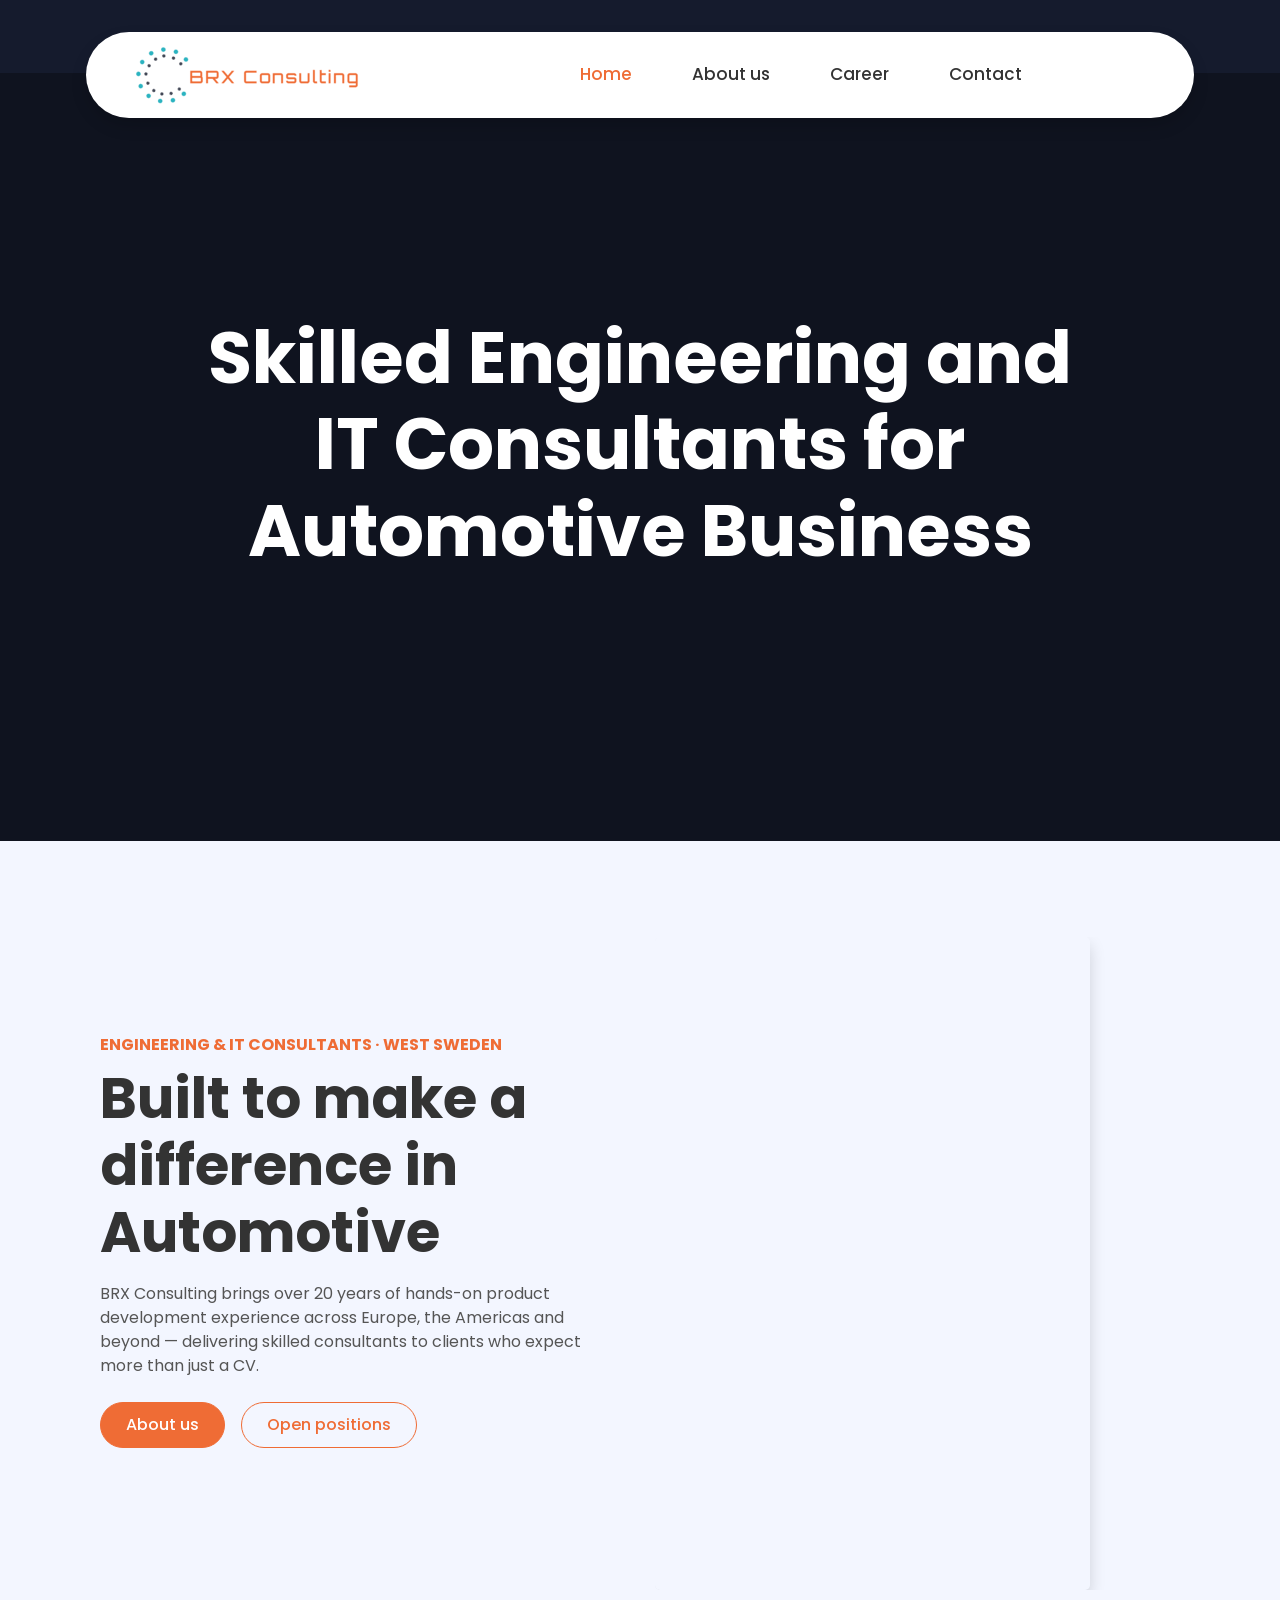
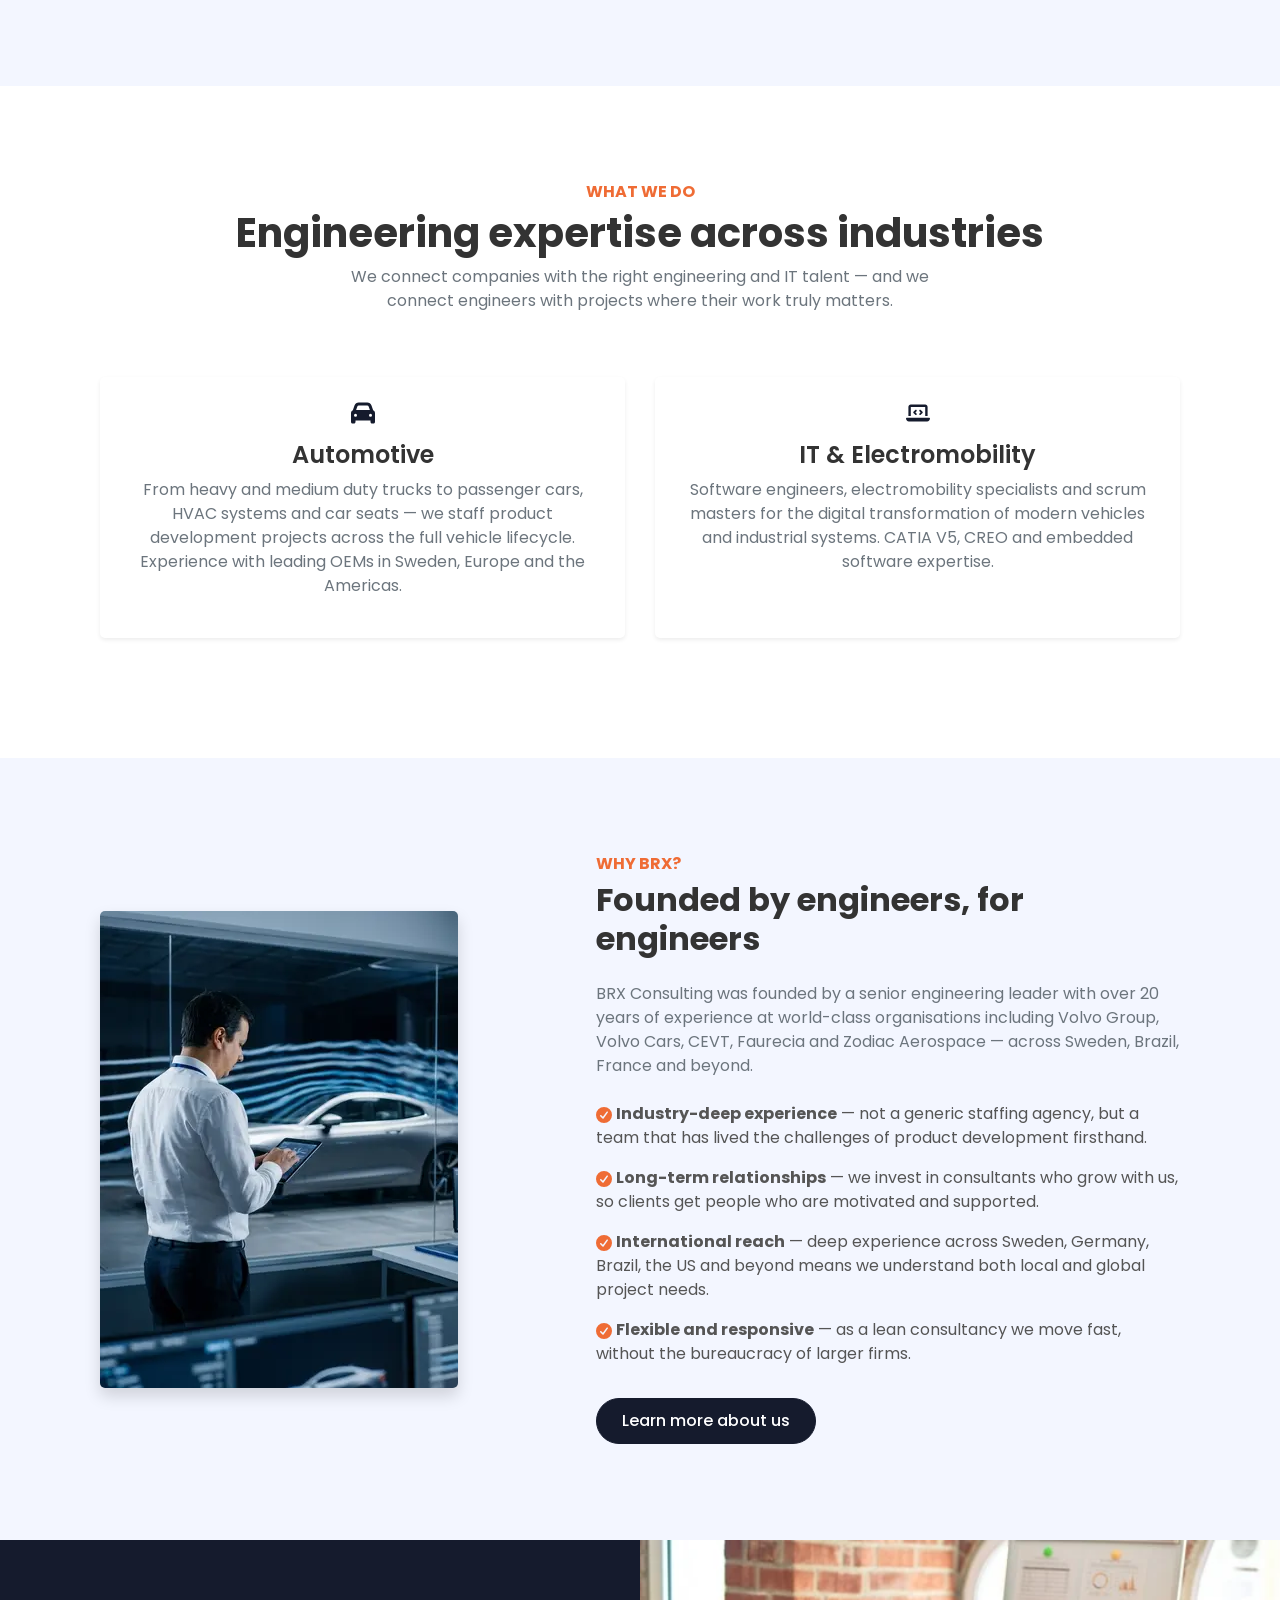
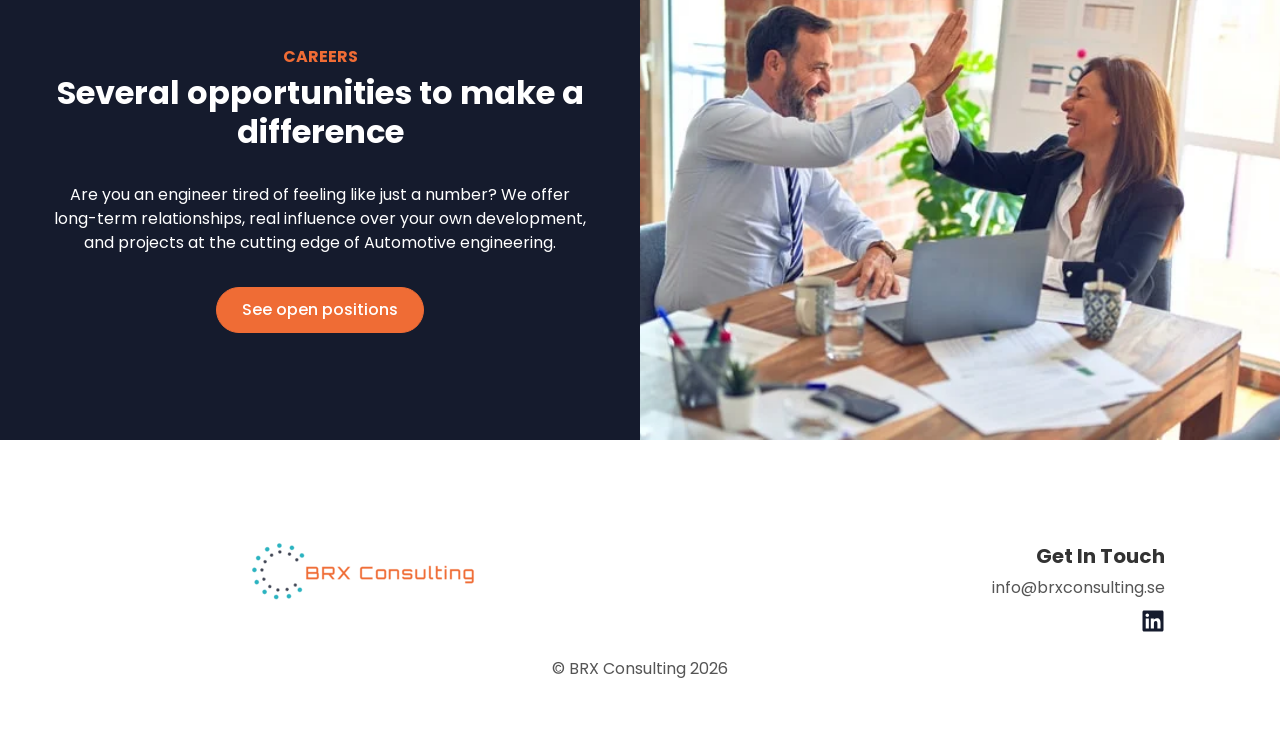
<file: index.html>
<!doctype html>
<html lang="en">
  <head>
    <meta charset="UTF-8" />
    <meta http-equiv="X-UA-Compatible" content="IE=edge" />
    <meta name="viewport" content="width=device-width, initial-scale=1.0" />
    <meta
      name="keywords"
      content="Engineering consultants, Automotive, Sweden"
    />
    <meta
      name="description"
      content="BRX Consulting – Skilled Engineering and IT consultants specializing in Automotive industries. Based in west Sweden, serving global markets."
    />
    <link rel="canonical" href="https://www.brxconsulting.se/" />
    <title>BRX Consulting | Engineering & IT Consultants for Automotive</title>

    <!-- Favicon -->
    <link href="img/favicon.ico" rel="icon" />

    <!-- Local fonts -->
    <link
      rel="preload"
      href="assets/fonts/poppins-400.woff2"
      as="font"
      type="font/woff2"
      crossorigin
    />
    <link
      rel="preload"
      href="assets/fonts/poppins-700.woff2"
      as="font"
      type="font/woff2"
      crossorigin
    />
    <!-- Font Awesome removed: using inline SVGs for common icons -->

    <!-- Critical CSS (inlined small file) -->
    <link href="css/critical.css" rel="stylesheet" />

    <!-- Full stylesheet (deferred to avoid render-blocking) -->
    <link
      href="css/style.css"
      rel="stylesheet"
      media="print"
      onload="this.media = 'all'"
    />
    <noscript>
      <link href="css/style.css" rel="stylesheet" />
    </noscript>
  </head>
  <body>
    <div class="container-fluid bg-primary py-3 d-none d-md-block"></div>

    <!-- Navbar Start -->
    <div class="container-fluid position-relative nav-bar p-0">
      <div
        class="container-lg position-relative p-0 px-lg-3"
        style="z-index: 9"
      >
        <nav
          class="navbar navbar-expand-lg bg-white navbar-light shadow p-lg-0"
        >
          <a href="index.html" class="navbar-brand mx-md-5">
            <img src="img/logo_brx.png" height="60" alt="BRX Consulting logo" />
          </a>
          <button
            type="button"
            class="navbar-toggler"
            id="navbarToggle"
            aria-controls="navbarCollapse"
            aria-expanded="false"
            aria-label="Toggle navigation"
          >
            <span class="navbar-toggler-icon"></span>
          </button>
          <div
            class="collapse navbar-collapse justify-content-between"
            id="navbarCollapse"
          >
            <div class="navbar-nav m-auto py-0">
              <a href="index.html" class="nav-item nav-link active">Home</a>
              <a href="about.html" class="nav-item nav-link">About us</a>
              <a href="/career" class="nav-item nav-link">Career</a>
              <a href="contact.html" class="nav-item nav-link">Contact</a>
            </div>
          </div>
        </nav>
      </div>
    </div>
    <!-- Navbar End -->

    <!-- Header start -->
    <header class="home-header">
      <picture class="home-header-picture" aria-hidden="true">
        <source
          media="(min-width: 992px)"
          srcset="img/home.webp"
          type="image/webp"
        />
        <img
          class="home-header-image"
          src="img/home-sm.webp"
          width="375"
          height="500"
          alt="Gothenburg Industrial Area"
          aria-hidden="true"
          fetchpriority="high"
          loading="eager"
          decoding="async"
        />
      </picture>
      <div class="p-3" style="max-width: 900px">
        <h1 class="display-3 text-white mb-md-4">
          Skilled Engineering and IT Consultants for Automotive Business
        </h1>
      </div>
    </header>
    <!-- Header End -->

    <!-- About Start -->
    <section class="container-fluid py-5">
      <div class="container py-5">
        <div class="row">
          <div class="col-lg-6 py-lg-5 pb-3 my-lg-5 text-center text-lg-left">
            <p
              class="hero-eyebrow text-warning font-weight-bold text-uppercase mb-2"
            >
              Engineering &amp; IT Consultants · West Sweden
            </p>
            <h2 class="display-4 font-weight-bold">
              Built to make a difference in Automotive
            </h2>
            <p class="mt-3 mb-4">
              BRX Consulting brings over 20 years of hands-on product
              development experience across Europe, the Americas and beyond —
              delivering skilled consultants to clients who expect more than
              just a CV.
            </p>
            <div
              class="d-flex justify-content-center justify-content-lg-start flex-wrap gap-3"
            >
              <a href="about.html" class="btn btn-warning">About us</a>
              <a href="career.html" class="btn btn-outline-warning"
                >Open positions</a
              >
            </div>
          </div>
          <div class="col-lg-6">
            <div class="position-relative h-100 rounded overflow-hidden">
              <picture>
                <source
                  media="(max-width: 991px)"
                  srcset="img/home-about-sm.webp"
                />
                <img
                  class="img-fluid rounded shadow"
                  src="img/home-about-lg.webp"
                  srcset="
                    img/home-about-sm.webp 184w,
                    img/home-about-lg.webp 435w
                  "
                  sizes="(max-width: 991px) 184px, 435px"
                  width="435"
                  height="653"
                  alt="BRX Consulting engineering team at work"
                  loading="lazy"
                  decoding="async"
                />
              </picture>
            </div>
          </div>
        </div>
      </div>
    </section>
    <!-- About End -->

    <!-- What We Do Start -->
    <div class="container-fluid py-5 bg-light">
      <div class="container py-5">
        <div class="row mb-5 text-center">
          <div class="col-12">
            <h6 class="text-warning text-uppercase font-weight-bold">
              What we do
            </h6>
            <h1 class="section-title">
              Engineering expertise across industries
            </h1>
            <p class="text-muted mx-auto" style="max-width: 600px">
              We connect companies with the right engineering and IT talent —
              and we connect engineers with projects where their work truly
              matters.
            </p>
          </div>
        </div>
        <div class="row">
          <div class="col-md-6 mb-4">
            <div class="service-card h-100 p-4 text-center shadow-sm rounded">
              <div class="service-icon mb-3">
                <svg
                  class="icon"
                  width="1.5em"
                  height="1.5em"
                  viewBox="0 0 24 24"
                  aria-hidden="true"
                  style="color: var(--primary)"
                >
                  <use href="assets/icons-v4.svg#icon-car" />
                </svg>
              </div>
              <h4>Automotive</h4>
              <p class="text-muted">
                From heavy and medium duty trucks to passenger cars, HVAC
                systems and car seats — we staff product development projects
                across the full vehicle lifecycle. Experience with leading OEMs
                in Sweden, Europe and the Americas.
              </p>
            </div>
          </div>
          <div class="col-md-6 mb-4">
            <div class="service-card h-100 p-4 text-center shadow-sm rounded">
              <div class="service-icon mb-3">
                <svg
                  class="icon"
                  width="1.5em"
                  height="1.5em"
                  viewBox="0 0 24 24"
                  aria-hidden="true"
                  style="color: var(--primary)"
                >
                  <use href="assets/icons-v4.svg#icon-laptop" />
                </svg>
              </div>
              <h4>IT &amp; Electromobility</h4>
              <p class="text-muted">
                Software engineers, electromobility specialists and scrum
                masters for the digital transformation of modern vehicles and
                industrial systems. CATIA V5, CREO and embedded software
                expertise.
              </p>
            </div>
          </div>
        </div>
      </div>
    </div>
    <!-- What We Do End -->

    <!-- Why BRX Start -->
    <div class="container-fluid py-5">
      <div class="container py-5">
        <div class="row align-items-center">
          <div class="col-lg-5 mb-5 mb-lg-0">
            <img
              src="img/engineer-lg.webp"
              srcset="img/engineer-sm.webp 184w, img/engineer-lg.webp 358w"
              sizes="(max-width: 991px) 184px, 358px"
              width="358"
              height="477"
              alt="Engineering professionals at BRX Consulting"
              class="img-fluid rounded shadow"
              loading="lazy"
              decoding="async"
            />
          </div>
          <div class="col-lg-7 pl-lg-5">
            <h6 class="text-warning text-uppercase font-weight-bold">
              Why BRX?
            </h6>
            <h2 class="mb-4">Founded by engineers, for engineers</h2>
            <p class="text-muted">
              BRX Consulting was founded by a senior engineering leader with
              over 20 years of experience at world-class organisations including
              Volvo Group, Volvo Cars, CEVT, Faurecia and Zodiac Aerospace —
              across Sweden, Brazil, France and beyond.
            </p>
            <ul class="list-unstyled mt-4">
              <li class="mb-3">
                <svg
                  class="icon"
                  width="1em"
                  height="1em"
                  viewBox="0 0 24 24"
                  aria-hidden="true"
                  style="color: var(--warning)"
                >
                  <use href="assets/icons-v4.svg#icon-check-circle" />
                </svg>
                <strong>Industry-deep experience</strong> — not a generic
                staffing agency, but a team that has lived the challenges of
                product development firsthand.
              </li>
              <li class="mb-3">
                <svg
                  class="icon"
                  width="1em"
                  height="1em"
                  viewBox="0 0 24 24"
                  aria-hidden="true"
                  style="color: var(--warning)"
                >
                  <use href="assets/icons-v4.svg#icon-check-circle" />
                </svg>
                <strong>Long-term relationships</strong> — we invest in
                consultants who grow with us, so clients get people who are
                motivated and supported.
              </li>
              <li class="mb-3">
                <svg
                  class="icon"
                  width="1em"
                  height="1em"
                  viewBox="0 0 24 24"
                  aria-hidden="true"
                  style="color: var(--warning)"
                >
                  <use href="assets/icons-v4.svg#icon-check-circle" />
                </svg>
                <strong>International reach</strong> — deep experience across
                Sweden, Germany, Brazil, the US and beyond means we understand
                both local and global project needs.
              </li>
              <li class="mb-3">
                <svg
                  class="icon"
                  width="1em"
                  height="1em"
                  viewBox="0 0 24 24"
                  aria-hidden="true"
                  style="color: var(--warning)"
                >
                  <use href="assets/icons-v4.svg#icon-check-circle" />
                </svg>
                <strong>Flexible and responsive</strong> — as a lean consultancy
                we move fast, without the bureaucracy of larger firms.
              </li>
            </ul>
            <a href="about.html" class="btn btn-primary mt-3"
              >Learn more about us</a
            >
          </div>
        </div>
      </div>
    </div>
    <!-- Why BRX End -->

    <!-- Job Start -->
    <section class="container-fluid px-0">
      <div class="row bg-primary m-0">
        <div class="col-md-6 py-5 py-md-0 px-0">
          <div
            class="h-100 d-flex flex-column align-items-center justify-content-center text-center p-5"
          >
            <h6 class="text-warning text-uppercase font-weight-bold">
              Careers
            </h6>
            <h2 class="text-white mb-3">
              Several opportunities to make a difference
            </h2>
            <p class="text-white mt-3 mb-4">
              Are you an engineer tired of feeling like just a number? We offer
              long-term relationships, real influence over your own development,
              and projects at the cutting edge of Automotive engineering.
            </p>
            <a href="career.html" class="btn btn-warning mt-2"
              >See open positions</a
            >
          </div>
        </div>
        <div class="col-md-6 px-0" style="min-height: 500px">
          <div class="position-relative h-100">
            <img
              class="position-absolute w-100 h-100"
              src="img/job.webp"
              width="640"
              height="427"
              alt="Engineering career opportunities at BRX Consulting"
              loading="lazy"
              style="object-fit: cover"
            />
          </div>
        </div>
      </div>
    </section>
    <!-- Job End -->

    <!-- Footer Start -->
    <footer class="container-fluid footer bg-light pt-5">
      <div class="container text-center py-5">
        <div class="row">
          <div class="col-md-6 mb-4">
            <a href="index.html" class="navbar-brand m-0">
              <img class="foot-logo" src="img/logo_brx.png" alt="logo" />
            </a>
          </div>
          <div class="col-md-6 mt-2 mb-4">
            <div class="row">
              <div class="col-sm-12 text-center text-sm-right mb-3 mb-sm-0">
                <h5 class="font-weight-bold mb-2">Get In Touch</h5>
                <p class="mb-2">info@brxconsulting.se</p>
                <a
                  href="https://www.linkedin.com/company/brxconsultingsweden/"
                  target="_blank"
                  rel="noopener"
                  class="a-social"
                  aria-label="BRX Consulting on LinkedIn"
                >
                  <!-- LinkedIn icon as inline SVG -->
                  <svg
                    class="icon"
                    width="1.5em"
                    height="1.5em"
                    viewBox="0 0 24 24"
                    fill="currentColor"
                    aria-hidden="true"
                  >
                    <use href="assets/icons-v4.svg#icon-linkedin" />
                  </svg>
                </a>
              </div>
            </div>
          </div>
          <div class="col-12">
            <p class="m-0">
              &copy; BRX Consulting
              <span id="current-year"></span>
            </p>
          </div>
        </div>
      </div>
    </footer>
    <!-- Footer End -->

    <!-- Back to Top -->
    <button
      type="button"
      class="btn btn-warning btn-floating px-3"
      id="btn-back-to-top"
      aria-label="Back to top"
    >
      <svg class="icon" width=".75em" height="1em" aria-hidden="true">
        <use href="assets/icons-v4.svg#icon-arrow-up" />
      </svg>
    </button>

    <script src="js/main.js"></script>
  </body>
</html>
</file>
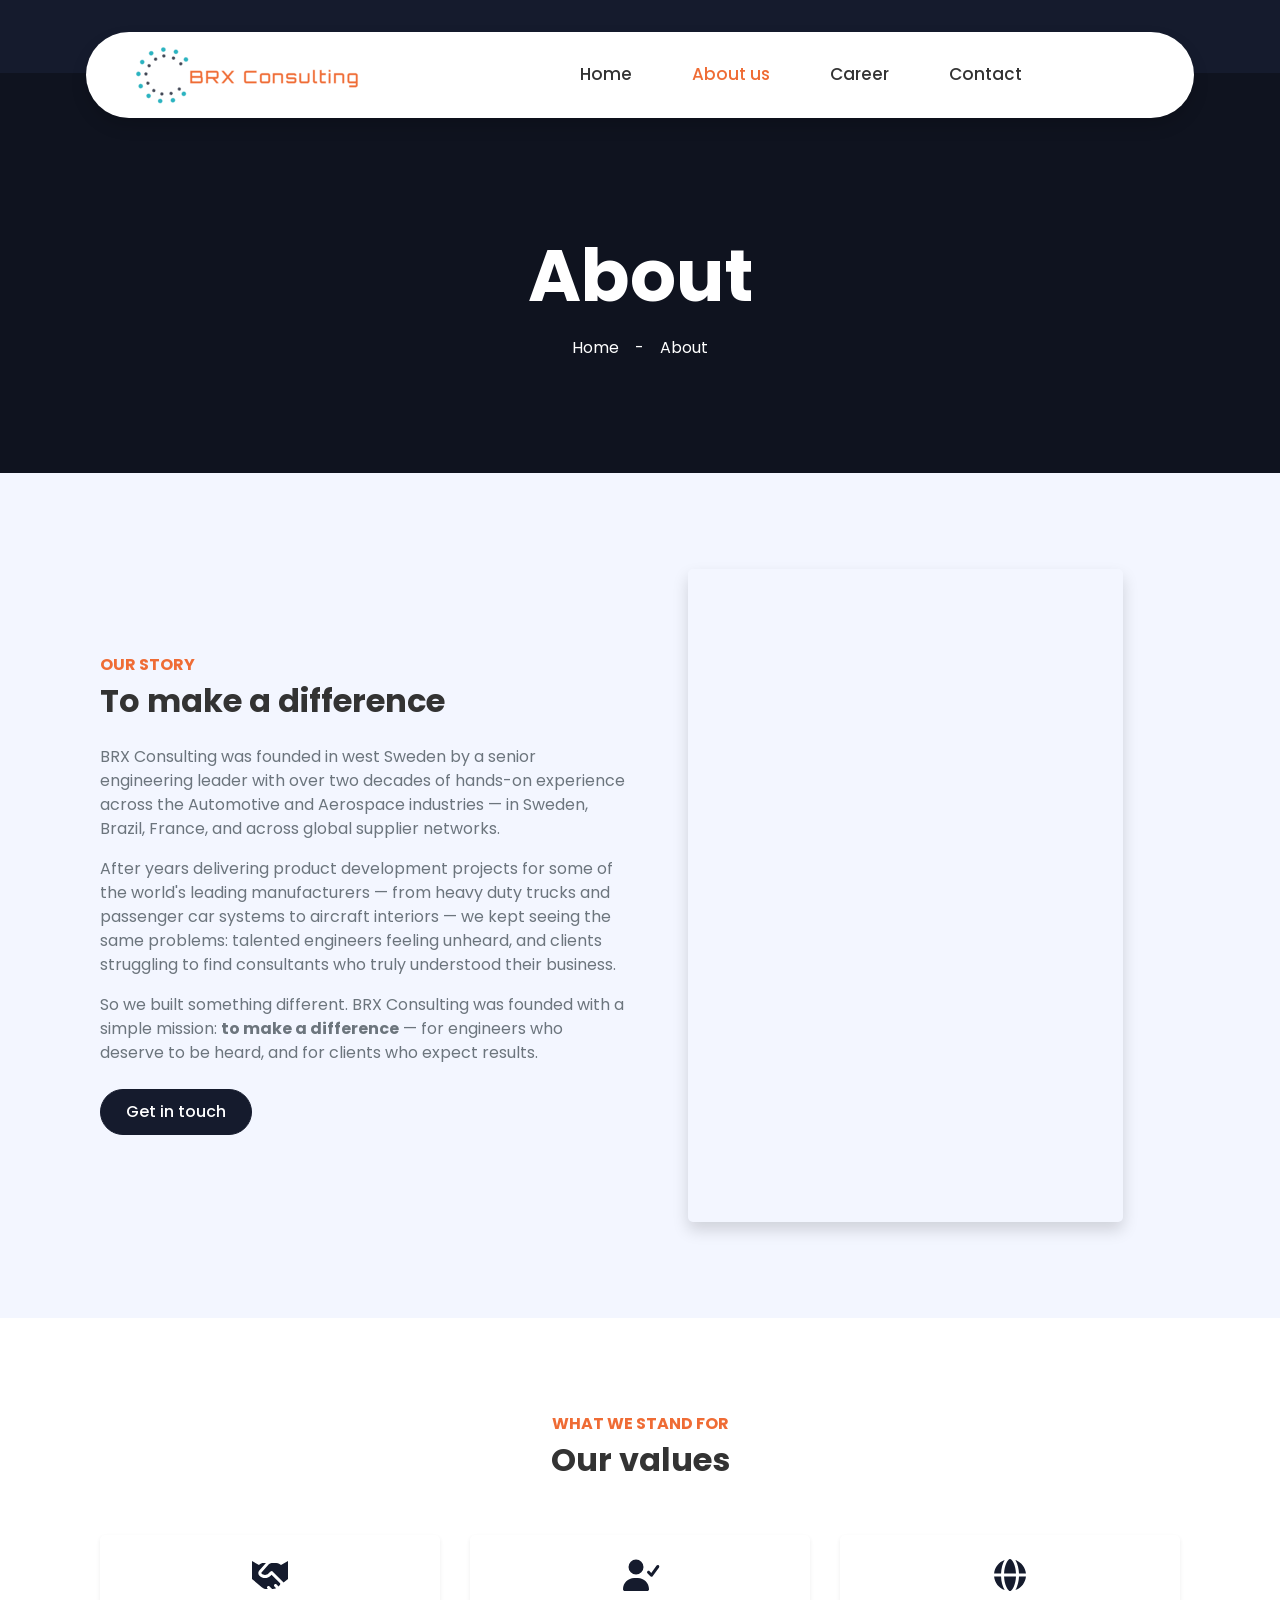
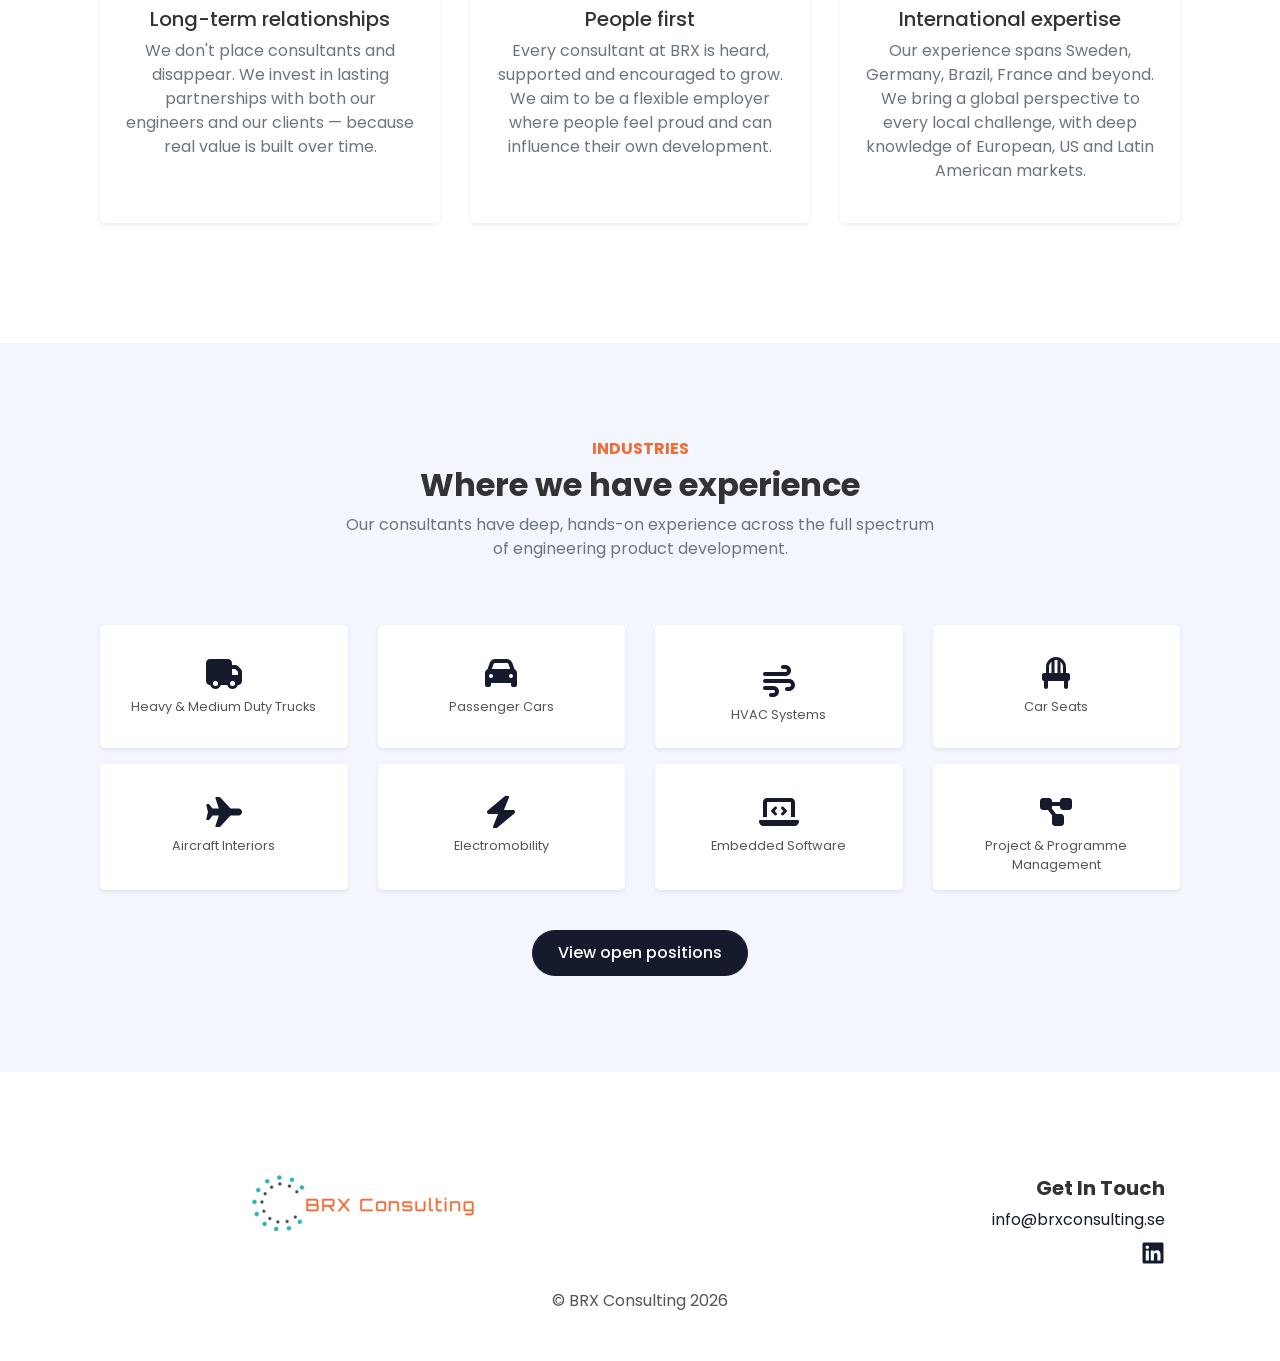
<file: about.html>
<!doctype html>
<html lang="en">
  <head>
    <meta charset="UTF-8" />
    <meta http-equiv="X-UA-Compatible" content="IE=edge" />
    <meta name="viewport" content="width=device-width, initial-scale=1.0" />
    <meta name="keywords" content="Engineering, consultants" />
    <meta
      name="description"
      content="BRX Consulting – 20+ years of Automotive expertise. A Swedish consultancy built to make a difference for engineers and clients alike."
    />
    <link rel="canonical" href="https://www.brxconsulting.se/about.html" />
    <title>About Us | BRX Consulting – 20+ Years in Automotive</title>

    <!-- Favicon -->
    <link href="img/favicon.ico" rel="icon" />

    <!-- Google Web Fonts -->
    <link
      rel="preload"
      href="assets/fonts/poppins-400.woff2"
      as="font"
      type="font/woff2"
      crossorigin
    />
    <link
      rel="preload"
      href="assets/fonts/poppins-700.woff2"
      as="font"
      type="font/woff2"
      crossorigin
    />
    <!-- Font Awesome removed: using local SVG sprite in assets/icons-v4.svg -->

    <!-- Critical CSS (inlined small file) -->
    <link href="css/critical.css" rel="stylesheet" />

    <!-- Full stylesheet (deferred to avoid render-blocking) -->
    <link
      href="css/style.css"
      rel="stylesheet"
      media="print"
      onload="this.media = 'all'"
    />
    <noscript>
      <link href="css/style.css" rel="stylesheet" />
    </noscript>
  </head>
  <body>
    <div class="container-fluid bg-primary py-3 d-none d-md-block"></div>

    <!-- Navbar Start -->
    <div class="container-fluid position-relative nav-bar p-0">
      <div
        class="container-lg position-relative p-0 px-lg-3"
        style="z-index: 9"
      >
        <nav
          class="navbar navbar-expand-lg bg-white navbar-light shadow p-lg-0"
        >
          <a href="index.html" class="navbar-brand mx-md-5">
            <img src="img/logo_brx.png" height="60" alt="BRX Consulting logo" />
          </a>
          <button
            type="button"
            class="navbar-toggler"
            id="navbarToggle"
            aria-controls="navbarCollapse"
            aria-expanded="false"
            aria-label="Toggle navigation"
          >
            <span class="navbar-toggler-icon"></span>
          </button>
          <div
            class="collapse navbar-collapse justify-content-between"
            id="navbarCollapse"
          >
            <div class="navbar-nav m-auto py-0">
              <a href="index.html" class="nav-item nav-link">Home</a>
              <a href="about.html" class="nav-item nav-link active">About us</a>
              <a href="career.html" class="nav-item nav-link">Career</a>
              <a href="contact.html" class="nav-item nav-link">Contact</a>
            </div>
          </div>
        </nav>
      </div>
    </div>
    <!-- Navbar End -->
    <!-- Page Header start -->
    <header class="about-header page-header">
      <picture class="page-header-picture" aria-hidden="true">
        <source
          media="(min-width: 992px)"
          srcset="img/about.webp"
          type="image/webp"
        />
        <img
          class="page-header-image"
          src="img/about-sm.webp"
          width="360"
          height="240"
          alt=""
          aria-hidden="true"
          fetchpriority="high"
          loading="eager"
          decoding="async"
        />
      </picture>
      <div class="p-3" style="max-width: 900px">
        <h1 class="text-white display-3 mt-lg-5">About</h1>
        <div class="d-inline-flex align-items-center text-white">
          <p class="m-0"><a class="text-white" href="index.html">Home</a></p>
          <p class="m-0 px-3">-</p>
          <p class="m-0">About</p>
        </div>
      </div>
    </header>
    <!-- Page Header End -->

    <!-- Our Story Start -->
    <div class="container-fluid py-5">
      <div class="container py-5">
        <div class="row align-items-center">
          <div class="col-lg-6 mb-5 mb-lg-0">
            <h6 class="text-warning text-uppercase font-weight-bold">
              Our story
            </h6>
            <h2 class="mb-4">To make a difference</h2>
            <p class="text-muted">
              BRX Consulting was founded in west Sweden by a senior engineering
              leader with over two decades of hands-on experience across the
              Automotive and Aerospace industries — in Sweden, Brazil, France,
              and across global supplier networks.
            </p>
            <p class="text-muted">
              After years delivering product development projects for some of
              the world's leading manufacturers — from heavy duty trucks and
              passenger car systems to aircraft interiors — we kept seeing the
              same problems: talented engineers feeling unheard, and clients
              struggling to find consultants who truly understood their
              business.
            </p>
            <p class="text-muted">
              So we built something different. BRX Consulting was founded with a
              simple mission:
              <strong>to make a difference</strong> — for engineers who deserve
              to be heard, and for clients who expect results.
            </p>
            <a href="contact.html" class="btn btn-primary mt-2">Get in touch</a>
          </div>
          <div class="col-lg-6 pl-lg-5">
            <picture>
              <source
                media="(max-width: 991px)"
                srcset="img/home-about-sm.webp"
              />
              <img
                src="img/home-about-lg.webp"
                srcset="
                  img/home-about-sm.webp 184w,
                  img/home-about-lg.webp 435w
                "
                sizes="(max-width: 991px) 184px, 435px"
                width="435"
                height="653"
                alt="BRX Consulting team"
                class="img-fluid rounded shadow"
                loading="lazy"
                decoding="async"
              />
            </picture>
          </div>
        </div>
      </div>
    </div>
    <!-- Our Story End -->

    <!-- Values Start -->
    <div class="container-fluid py-5 bg-light">
      <div class="container py-5">
        <div class="row mb-5 text-center">
          <div class="col-12">
            <h6 class="text-warning text-uppercase font-weight-bold">
              What we stand for
            </h6>
            <h2 class="section-title">Our values</h2>
          </div>
        </div>
        <div class="row">
          <div class="col-md-4 mb-4">
            <div
              class="value-card h-100 p-4 text-center bg-white rounded shadow-sm"
            >
              <svg
                class="icon fa-2x text-primary mb-3"
                width="2.5em"
                height="2em"
                aria-hidden="true"
              >
                <use href="assets/icons-v4.svg#icon-handshake" />
              </svg>
              <h5>Long-term relationships</h5>
              <p class="text-muted">
                We don't place consultants and disappear. We invest in lasting
                partnerships with both our engineers and our clients — because
                real value is built over time.
              </p>
            </div>
          </div>
          <div class="col-md-4 mb-4">
            <div
              class="value-card h-100 p-4 text-center bg-white rounded shadow-sm"
            >
              <svg
                class="icon fa-2x text-primary mb-3"
                width="2.5em"
                height="2em"
                aria-hidden="true"
              >
                <use href="assets/icons-v4.svg#icon-user-check" />
              </svg>
              <h5>People first</h5>
              <p class="text-muted">
                Every consultant at BRX is heard, supported and encouraged to
                grow. We aim to be a flexible employer where people feel proud
                and can influence their own development.
              </p>
            </div>
          </div>
          <div class="col-md-4 mb-4">
            <div
              class="value-card h-100 p-4 text-center bg-white rounded shadow-sm"
            >
              <svg
                class="icon fa-2x text-primary mb-3"
                width="2.5em"
                height="2em"
                aria-hidden="true"
              >
                <use href="assets/icons-v4.svg#icon-globe" />
              </svg>
              <h5>International expertise</h5>
              <p class="text-muted">
                Our experience spans Sweden, Germany, Brazil, France and beyond.
                We bring a global perspective to every local challenge, with
                deep knowledge of European, US and Latin American markets.
              </p>
            </div>
          </div>
        </div>
      </div>
    </div>
    <!-- Values End -->

    <!-- Industries Start -->
    <div class="container-fluid py-5">
      <div class="container py-5">
        <div class="row mb-5 text-center">
          <div class="col-12">
            <h6 class="text-warning text-uppercase font-weight-bold">
              Industries
            </h6>
            <h2 class="section-title">Where we have experience</h2>
            <p class="text-muted mx-auto" style="max-width: 600px">
              Our consultants have deep, hands-on experience across the full
              spectrum of engineering product development.
            </p>
          </div>
        </div>
        <div class="row justify-content-center">
          <div class="col-6 col-sm-4 col-md-3 mb-3 text-center">
            <div
              class="industry-tag p-3 bg-white rounded shadow-sm h-100 d-flex flex-column align-items-center"
            >
              <svg
                class="icon text-primary mb-2 mt-3"
                width="2.5em"
                height="2em"
                aria-hidden="true"
              >
                <use href="assets/icons-v4.svg#icon-truck" />
              </svg>
              <small>Heavy &amp; Medium Duty Trucks</small>
            </div>
          </div>
          <div class="col-6 col-sm-4 col-md-3 mb-3 text-center">
            <div
              class="industry-tag p-3 bg-white rounded shadow-sm h-100 d-flex flex-column align-items-center"
            >
              <svg
                class="icon text-primary mb-2 mt-3"
                width="2.5em"
                height="2em"
                aria-hidden="true"
              >
                <use href="assets/icons-v4.svg#icon-car" />
              </svg>
              <small>Passenger Cars</small>
            </div>
          </div>
          <div class="col-6 col-sm-4 col-md-3 mb-3 text-center">
            <div
              class="industry-tag h-100 p-4 text-center bg-white rounded shadow-sm d-flex flex-column align-items-center"
            >
              <svg
                class="icon text-primary mb-2 mt-3"
                width="2.5em"
                height="2em"
                aria-hidden="true"
              >
                <use href="assets/icons-v4.svg#icon-wind" />
              </svg>
              <small>HVAC Systems</small>
            </div>
          </div>
          <div class="col-6 col-sm-4 col-md-3 mb-3 text-center">
            <div
              class="industry-tag p-3 bg-white rounded shadow-sm h-100 d-flex flex-column align-items-center"
            >
              <svg
                class="icon text-primary mb-2 mt-3"
                width="2.5em"
                height="2em"
                aria-hidden="true"
              >
                <use href="assets/icons-v4.svg#icon-chair" />
              </svg>
              <small>Car Seats</small>
            </div>
          </div>
          <div class="col-6 col-sm-4 col-md-3 mb-3 text-center">
            <div
              class="industry-tag p-3 bg-white rounded shadow-sm h-100 d-flex flex-column align-items-center"
            >
              <svg
                class="icon text-primary mb-2 mt-3"
                width="2.5em"
                height="2em"
                aria-hidden="true"
              >
                <use href="assets/icons-v4.svg#icon-plane" />
              </svg>
              <small>Aircraft Interiors</small>
            </div>
          </div>
          <div class="col-6 col-sm-4 col-md-3 mb-3 text-center">
            <div
              class="industry-tag p-3 bg-white rounded shadow-sm h-100 d-flex flex-column align-items-center"
            >
              <svg
                class="icon text-primary mb-2 mt-3"
                width="2.5em"
                height="2em"
                aria-hidden="true"
              >
                <use href="assets/icons-v4.svg#icon-bolt" />
              </svg>
              <small>Electromobility</small>
            </div>
          </div>
          <div class="col-6 col-sm-4 col-md-3 mb-3 text-center">
            <div
              class="industry-tag p-3 bg-white rounded shadow-sm h-100 d-flex flex-column align-items-center"
            >
              <svg
                class="icon text-primary mb-2 mt-3"
                width="2.5em"
                height="2em"
                aria-hidden="true"
              >
                <use href="assets/icons-v4.svg#icon-laptop" />
              </svg>
              <small>Embedded Software</small>
            </div>
          </div>
          <div class="col-6 col-sm-4 col-md-3 mb-3 text-center">
            <div
              class="industry-tag p-3 bg-white rounded shadow-sm h-100 d-flex flex-column align-items-center"
            >
              <svg
                class="icon text-primary mb-2 mt-3"
                width="2.5em"
                height="2em"
                aria-hidden="true"
              >
                <use href="assets/icons-v4.svg#icon-project-diagram" />
              </svg>
              <small>Project &amp; Programme Management</small>
            </div>
          </div>
        </div>
        <div class="text-center mt-4">
          <a href="career.html" class="btn btn-primary">View open positions</a>
        </div>
      </div>
    </div>
    <!-- Industries End -->

    <!-- Footer Start -->
    <footer class="container-fluid footer bg-light pt-5">
      <div class="container text-center py-5">
        <div class="row">
          <div class="col-md-6 mb-4">
            <a href="index.html" class="navbar-brand m-0">
              <img
                class="foot-logo"
                src="img/logo_brx.png"
                alt="BRX Consulting logo"
              />
            </a>
          </div>
          <div class="col-md-6 mt-2 mb-4">
            <div class="row">
              <div class="col-sm-12 text-center text-sm-right mb-3 mb-sm-0">
                <h5 class="font-weight-bold mb-2">Get In Touch</h5>
                <p class="mb-2">
                  <a href="mailto:info@brxconsulting.se"
                    >info@brxconsulting.se</a
                  >
                </p>
                <a
                  href="https://www.linkedin.com/company/brxconsultingsweden/"
                  target="_blank"
                  rel="noopener"
                  class="a-social"
                  aria-label="BRX Consulting on LinkedIn"
                >
                  <svg
                    class="icon fa-xl"
                    width="1.5em"
                    height="1.5em"
                    aria-hidden="true"
                  >
                    <use href="assets/icons-v4.svg#icon-linkedin" />
                  </svg>
                </a>
              </div>
            </div>
          </div>
          <div class="col-12">
            <p class="m-0">
              &copy; BRX Consulting <span id="current-year"></span>
            </p>
          </div>
        </div>
      </div>
    </footer>
    <!-- Footer End -->

    <button
      type="button"
      class="btn btn-warning btn-floating px-3"
      id="btn-back-to-top"
      aria-label="Back to top"
    >
      <svg class="icon" width=".75em" height="1em" aria-hidden="true">
        <use href="assets/icons-v4.svg#icon-arrow-up" />
      </svg>
    </button>

    <script src="js/main.js"></script>
  </body>
</html>
</file>
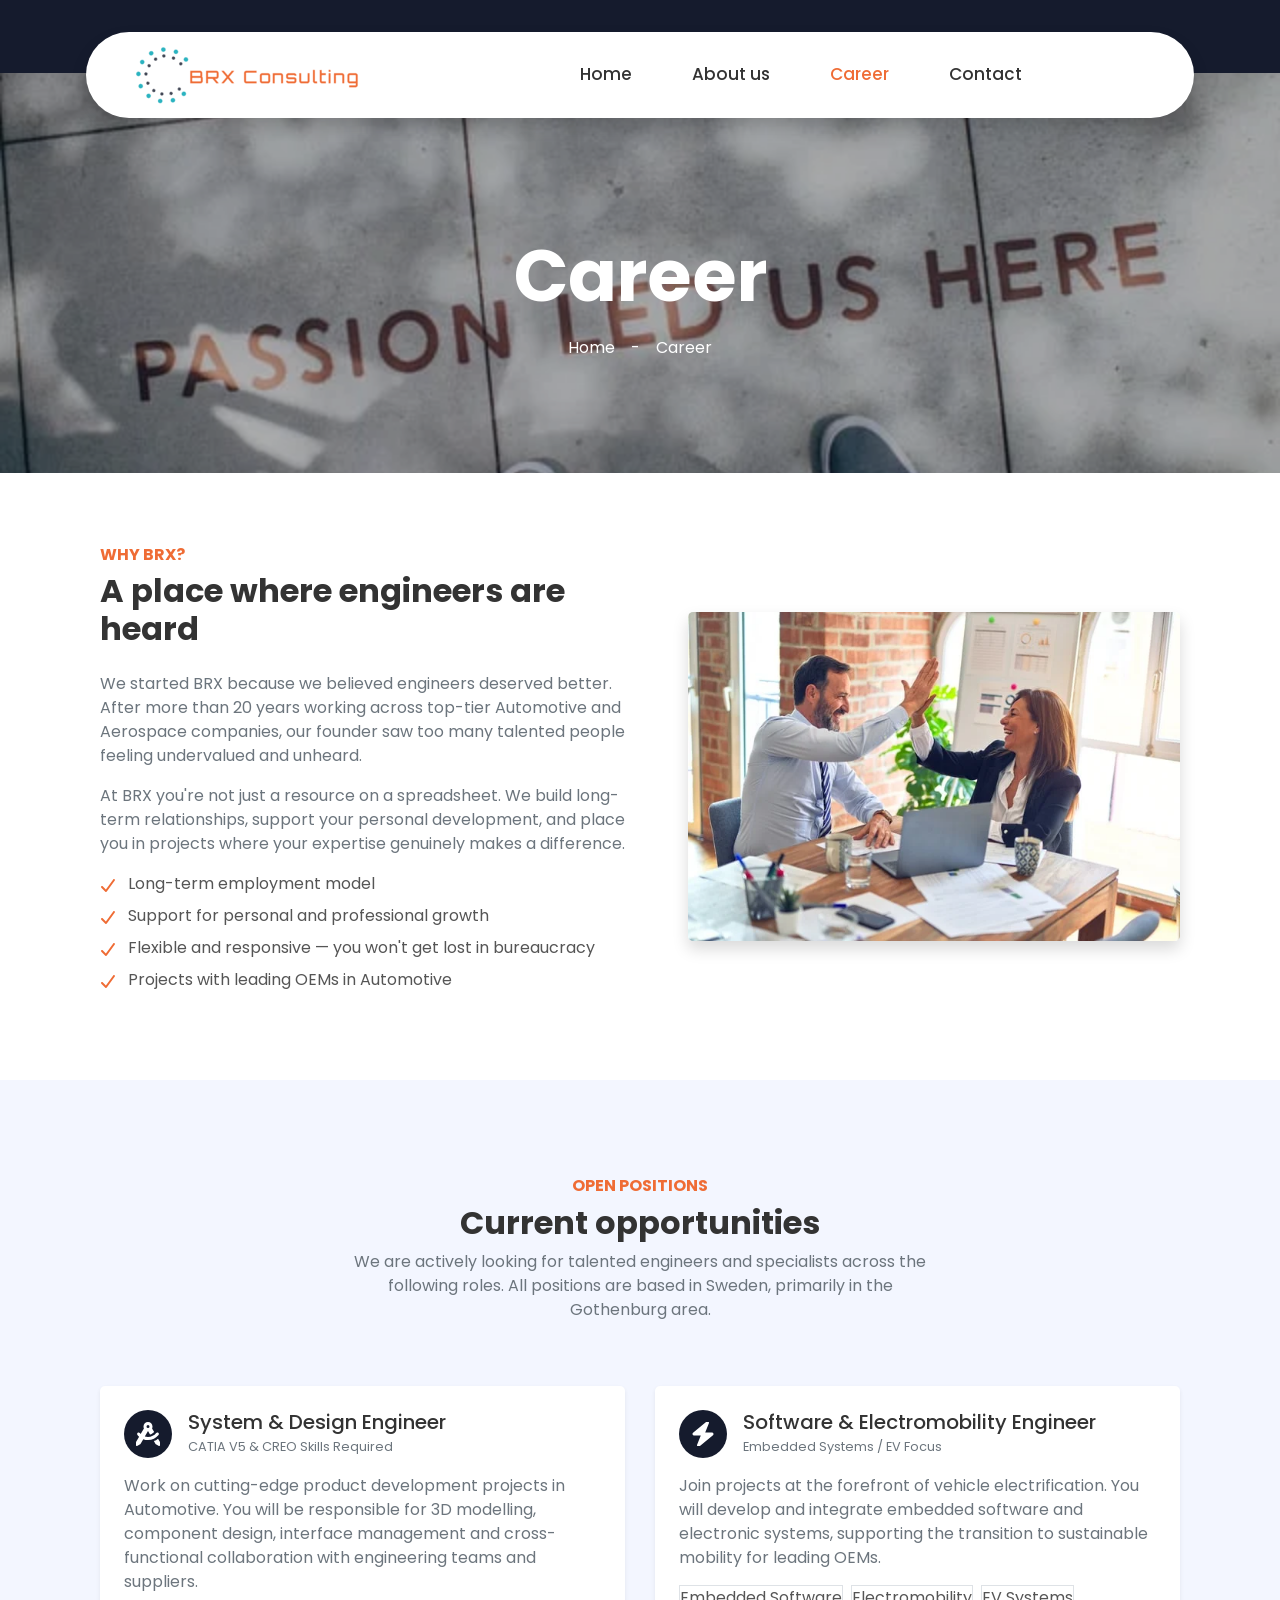
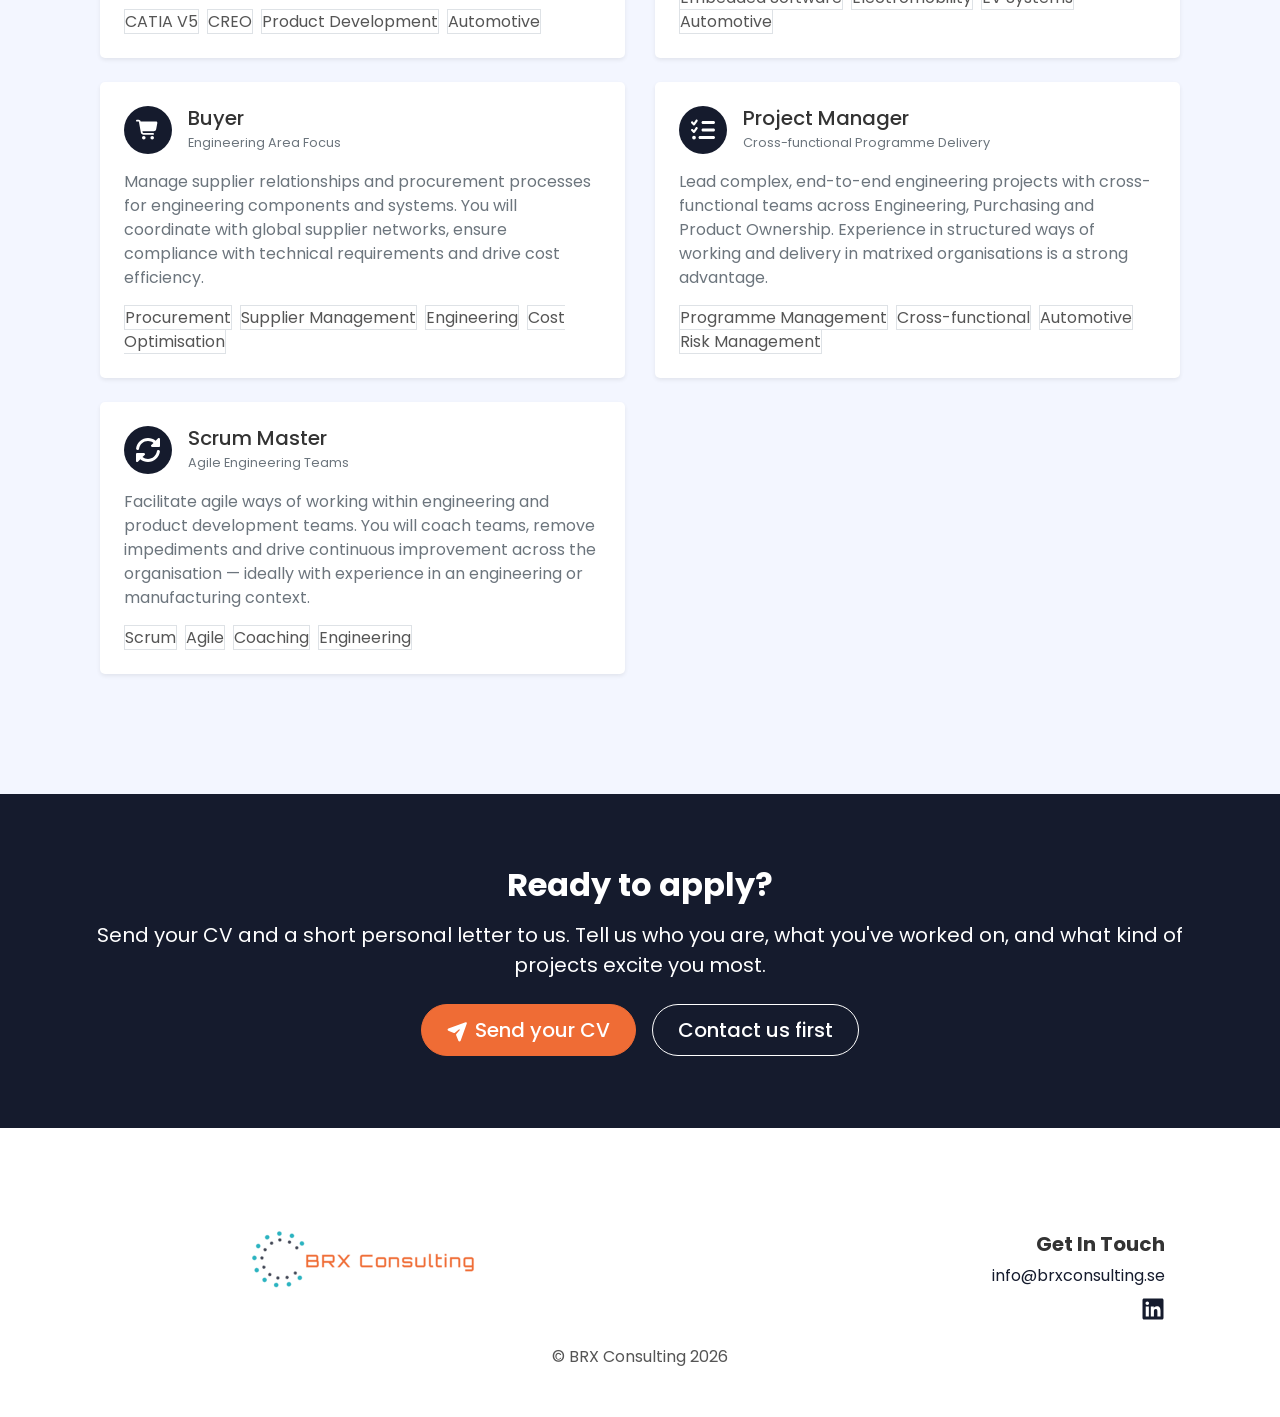
<file: career.html>
<!doctype html>
<html lang="en">
  <head>
    <meta charset="UTF-8" />
    <meta http-equiv="X-UA-Compatible" content="IE=edge" />
    <meta name="viewport" content="width=device-width, initial-scale=1.0" />
    <meta
      name="keywords"
      content="Engineering jobs Sweden, Automotive consultant, CATIA V5, CREO"
    />
    <meta
      name="description"
      content="Join BRX Consulting in Sweden. Open roles for Design Engineers, Project Managers, Scrum Masters, Buyers and Software Engineers in Automotive."
    />
    <link rel="canonical" href="https://www.brxconsulting.se/career.html" />
    <title>Engineering Jobs in Sweden | Careers at BRX Consulting</title>
    <link href="img/favicon.ico" rel="icon" />
    <link
      rel="preload"
      href="assets/fonts/poppins-400.woff2"
      as="font"
      type="font/woff2"
      crossorigin
    />
    <link
      rel="preload"
      href="assets/fonts/poppins-700.woff2"
      as="font"
      type="font/woff2"
      crossorigin
    />
    <!-- Font Awesome removed: using local SVG sprite in assets/icons-v4.svg -->

    <!-- Critical CSS (inlined small file) -->
    <link href="css/critical.css" rel="stylesheet" />

    <!-- Full stylesheet (deferred to avoid render-blocking) -->
    <link
      href="css/style.css"
      rel="stylesheet"
      media="print"
      onload="this.media = 'all'"
    />
    <noscript>
      <link href="css/style.css" rel="stylesheet" />
    </noscript>
  </head>
  <body>
    <div class="container-fluid bg-primary py-3 d-none d-md-block"></div>

    <!-- Navbar Start -->
    <div class="container-fluid position-relative nav-bar p-0">
      <div
        class="container-lg position-relative p-0 px-lg-3"
        style="z-index: 9"
      >
        <nav
          class="navbar navbar-expand-lg bg-white navbar-light shadow p-lg-0"
        >
          <a href="index.html" class="navbar-brand mx-md-5">
            <img src="img/logo_brx.png" height="60" alt="BRX Consulting logo" />
          </a>
          <button
            type="button"
            class="navbar-toggler"
            id="navbarToggle"
            aria-controls="navbarCollapse"
            aria-expanded="false"
            aria-label="Toggle navigation"
          >
            <span class="navbar-toggler-icon"></span>
          </button>
          <div
            class="collapse navbar-collapse justify-content-between"
            id="navbarCollapse"
          >
            <div class="navbar-nav m-auto py-0">
              <a href="index.html" class="nav-item nav-link">Home</a>
              <a href="about.html" class="nav-item nav-link">About us</a>
              <a href="career.html" class="nav-item nav-link active">Career</a>
              <a href="contact.html" class="nav-item nav-link">Contact</a>
            </div>
          </div>
        </nav>
      </div>
    </div>
    <!-- Navbar End -->

    <!-- Page Header Start -->
    <header class="career-header page-header">
      <picture class="page-header-picture" aria-hidden="true">
        <source
          media="(min-width: 992px)"
          srcset="img/career.webp"
          type="image/webp"
        />
        <img
          class="page-header-image"
          src="img/career-sm.webp"
          width="360"
          height="240"
          alt=""
          aria-hidden="true"
          fetchpriority="high"
          loading="eager"
          decoding="async"
        />
      </picture>
      <div class="p-3" style="max-width: 900px">
        <h1 class="text-white display-3 mt-lg-5">Career</h1>
        <div class="d-inline-flex align-items-center text-white">
          <p class="m-0"><a class="text-white" href="index.html">Home</a></p>
          <p class="m-0 px-3">-</p>
          <p class="m-0">Career</p>
        </div>
      </div>
    </header>
    <!-- Page Header End -->

    <!-- Why Join Us Start -->
    <div class="container-fluid py-5 bg-light">
      <div class="container py-4">
        <div class="row align-items-center">
          <div class="col-lg-6 mb-5 mb-lg-0">
            <h6 class="text-warning text-uppercase font-weight-bold">
              Why BRX?
            </h6>
            <h2 class="mb-4">A place where engineers are heard</h2>
            <p class="text-muted">
              We started BRX because we believed engineers deserved better.
              After more than 20 years working across top-tier Automotive and
              Aerospace companies, our founder saw too many talented people
              feeling undervalued and unheard.
            </p>
            <p class="text-muted">
              At BRX you're not just a resource on a spreadsheet. We build
              long-term relationships, support your personal development, and
              place you in projects where your expertise genuinely makes a
              difference.
            </p>
            <ul class="list-unstyled mt-3">
              <li class="mb-2">
                <svg
                  class="icon text-warning mr-2"
                  width="1em"
                  height="1em"
                  aria-hidden="true"
                >
                  <use href="assets/icons-v4.svg#icon-check" />
                </svg>
                Long-term employment model
              </li>
              <li class="mb-2">
                <svg
                  class="icon text-warning mr-2"
                  width="1em"
                  height="1em"
                  aria-hidden="true"
                >
                  <use href="assets/icons-v4.svg#icon-check" />
                </svg>
                Support for personal and professional growth
              </li>
              <li class="mb-2">
                <svg
                  class="icon text-warning mr-2"
                  width="1em"
                  height="1em"
                  aria-hidden="true"
                >
                  <use href="assets/icons-v4.svg#icon-check" />
                </svg>
                Flexible and responsive — you won't get lost in bureaucracy
              </li>
              <li class="mb-2">
                <svg
                  class="icon text-warning mr-2"
                  width="1em"
                  height="1em"
                  aria-hidden="true"
                >
                  <use href="assets/icons-v4.svg#icon-check" />
                </svg>
                Projects with leading OEMs in Automotive
              </li>
            </ul>
          </div>
          <div class="col-lg-6 pl-lg-5">
            <img
              src="img/job.webp"
              width="640"
              height="427"
              alt="Engineering team at BRX Consulting"
              class="img-fluid rounded shadow"
              loading="lazy"
            />
          </div>
        </div>
      </div>
    </div>
    <!-- Why Join Us End -->

    <!-- Open Positions Start -->
    <div class="container-fluid py-5">
      <div class="container py-5">
        <div class="row mb-5 text-center">
          <div class="col-12">
            <h6 class="text-warning text-uppercase font-weight-bold">
              Open positions
            </h6>
            <h2 class="section-title">Current opportunities</h2>
            <p class="text-muted mx-auto" style="max-width: 600px">
              We are actively looking for talented engineers and specialists
              across the following roles. All positions are based in Sweden,
              primarily in the Gothenburg area.
            </p>
          </div>
        </div>

        <div class="row">
          <!-- Role 1 -->
          <div class="col-lg-6 mb-4">
            <div class="role-card p-4 bg-white rounded shadow-sm h-100">
              <div class="d-flex align-items-center mb-3">
                <div
                  class="role-icon mr-3 rounded-circle bg-primary d-flex align-items-center justify-content-center text-white flex-shrink-0"
                  style="width: 48px; height: 48px"
                >
                  <svg
                    class="icon"
                    width="1.5em"
                    height="1.5em"
                    aria-hidden="true"
                  >
                    <use href="assets/icons-v4.svg#icon-drafting-compass" />
                  </svg>
                </div>
                <div>
                  <h5 class="mb-0">System &amp; Design Engineer</h5>
                  <small class="text-muted"
                    >CATIA V5 &amp; CREO Skills Required</small
                  >
                </div>
              </div>
              <p class="text-muted">
                Work on cutting-edge product development projects in Automotive.
                You will be responsible for 3D modelling, component design,
                interface management and cross-functional collaboration with
                engineering teams and suppliers.
              </p>
              <div class="mt-3">
                <span class="badge badge-light border mr-1">CATIA V5</span>
                <span class="badge badge-light border mr-1">CREO</span>
                <span class="badge badge-light border mr-1"
                  >Product Development</span
                >
                <span class="badge badge-light border">Automotive</span>
              </div>
            </div>
          </div>

          <!-- Role 2 -->
          <div class="col-lg-6 mb-4">
            <div class="role-card p-4 bg-white rounded shadow-sm h-100">
              <div class="d-flex align-items-center mb-3">
                <div
                  class="role-icon mr-3 rounded-circle bg-primary d-flex align-items-center justify-content-center text-white flex-shrink-0"
                  style="width: 48px; height: 48px"
                >
                  <svg
                    class="icon"
                    width="1.5em"
                    height="1.5em"
                    aria-hidden="true"
                  >
                    <use href="assets/icons-v4.svg#icon-bolt" />
                  </svg>
                </div>
                <div>
                  <h5 class="mb-0">Software &amp; Electromobility Engineer</h5>
                  <small class="text-muted">Embedded Systems / EV Focus</small>
                </div>
              </div>
              <p class="text-muted">
                Join projects at the forefront of vehicle electrification. You
                will develop and integrate embedded software and electronic
                systems, supporting the transition to sustainable mobility for
                leading OEMs.
              </p>
              <div class="mt-3">
                <span class="badge badge-light border mr-1"
                  >Embedded Software</span
                >
                <span class="badge badge-light border mr-1"
                  >Electromobility</span
                >
                <span class="badge badge-light border mr-1">EV Systems</span>
                <span class="badge badge-light border">Automotive</span>
              </div>
            </div>
          </div>

          <!-- Role 3 -->
          <div class="col-lg-6 mb-4">
            <div class="role-card p-4 bg-white rounded shadow-sm h-100">
              <div class="d-flex align-items-center mb-3">
                <div
                  class="role-icon mr-3 rounded-circle bg-primary d-flex align-items-center justify-content-center text-white flex-shrink-0"
                  style="width: 48px; height: 48px"
                >
                  <svg
                    class="icon"
                    width="1.5em"
                    height="1.5em"
                    aria-hidden="true"
                  >
                    <use href="assets/icons-v4.svg#icon-shopping-cart" />
                  </svg>
                </div>
                <div>
                  <h5 class="mb-0">Buyer</h5>
                  <small class="text-muted">Engineering Area Focus</small>
                </div>
              </div>
              <p class="text-muted">
                Manage supplier relationships and procurement processes for
                engineering components and systems. You will coordinate with
                global supplier networks, ensure compliance with technical
                requirements and drive cost efficiency.
              </p>
              <div class="mt-3">
                <span class="badge badge-light border mr-1">Procurement</span>
                <span class="badge badge-light border mr-1"
                  >Supplier Management</span
                >
                <span class="badge badge-light border mr-1">Engineering</span>
                <span class="badge badge-light border">Cost Optimisation</span>
              </div>
            </div>
          </div>

          <!-- Role 4 -->
          <div class="col-lg-6 mb-4">
            <div class="role-card p-4 bg-white rounded shadow-sm h-100">
              <div class="d-flex align-items-center mb-3">
                <div
                  class="role-icon mr-3 rounded-circle bg-primary d-flex align-items-center justify-content-center text-white flex-shrink-0"
                  style="width: 48px; height: 48px"
                >
                  <svg
                    class="icon"
                    width="1.5em"
                    height="1.5em"
                    aria-hidden="true"
                  >
                    <use href="assets/icons-v4.svg#icon-tasks" />
                  </svg>
                </div>
                <div>
                  <h5 class="mb-0">Project Manager</h5>
                  <small class="text-muted"
                    >Cross-functional Programme Delivery</small
                  >
                </div>
              </div>
              <p class="text-muted">
                Lead complex, end-to-end engineering projects with
                cross-functional teams across Engineering, Purchasing and
                Product Ownership. Experience in structured ways of working and
                delivery in matrixed organisations is a strong advantage.
              </p>
              <div class="mt-3">
                <span class="badge badge-light border mr-1"
                  >Programme Management</span
                >
                <span class="badge badge-light border mr-1"
                  >Cross-functional</span
                >
                <span class="badge badge-light border mr-1">Automotive</span>
                <span class="badge badge-light border">Risk Management</span>
              </div>
            </div>
          </div>

          <!-- Role 5 -->
          <div class="col-lg-6 mb-4">
            <div class="role-card p-4 bg-white rounded shadow-sm h-100">
              <div class="d-flex align-items-center mb-3">
                <div
                  class="role-icon mr-3 rounded-circle bg-primary d-flex align-items-center justify-content-center text-white flex-shrink-0"
                  style="width: 48px; height: 48px"
                >
                  <svg
                    class="icon"
                    width="1.5em"
                    height="1.5em"
                    aria-hidden="true"
                  >
                    <use href="assets/icons-v4.svg#icon-sync-alt" />
                  </svg>
                </div>
                <div>
                  <h5 class="mb-0">Scrum Master</h5>
                  <small class="text-muted">Agile Engineering Teams</small>
                </div>
              </div>
              <p class="text-muted">
                Facilitate agile ways of working within engineering and product
                development teams. You will coach teams, remove impediments and
                drive continuous improvement across the organisation — ideally
                with experience in an engineering or manufacturing context.
              </p>
              <div class="mt-3">
                <span class="badge badge-light border mr-1">Scrum</span>
                <span class="badge badge-light border mr-1">Agile</span>
                <span class="badge badge-light border mr-1">Coaching</span>
                <span class="badge badge-light border">Engineering</span>
              </div>
            </div>
          </div>
        </div>
        <!-- /.row -->
      </div>
    </div>
    <!-- Open Positions End -->

    <!-- Apply CTA Start -->
    <div class="container-fluid py-5 bg-primary text-white text-center">
      <div class="container py-4">
        <h2 class="mb-3 text-white">Ready to apply?</h2>
        <p class="lead mb-4">
          Send your CV and a short personal letter to us. Tell us who you are,
          what you've worked on, and what kind of projects excite you most.
        </p>
        <div
          class="d-flex justify-content-center justify-content-md-center flex-wrap gap-3"
        >
          <a
            href="mailto:info@brxconsulting.se?subject=Application – BRX Consulting"
            class="btn btn-warning btn-lg"
          >
            <svg class="icon mr-2" width="1em" height="1em" aria-hidden="true">
              <use href="assets/icons-v4.svg#icon-paper-plane" /></svg
            >Send your CV
          </a>
          <a href="contact.html" class="btn btn-outline-light btn-lg">
            Contact us first
          </a>
        </div>
      </div>
    </div>
    <!-- Apply CTA End -->

    <!-- Footer Start -->
    <footer class="container-fluid footer bg-light pt-5">
      <div class="container text-center py-5">
        <div class="row">
          <div class="col-md-6 mb-4">
            <a href="index.html" class="navbar-brand m-0">
              <img
                class="foot-logo"
                src="img/logo_brx.png"
                alt="BRX Consulting logo"
              />
            </a>
          </div>
          <div class="col-md-6 mt-2 mb-4">
            <div class="row">
              <div class="col-sm-12 text-center text-sm-right mb-3 mb-sm-0">
                <h5 class="font-weight-bold mb-2">Get In Touch</h5>
                <p class="mb-2">
                  <a href="mailto:info@brxconsulting.se"
                    >info@brxconsulting.se</a
                  >
                </p>
                <a
                  href="https://www.linkedin.com/company/brxconsultingsweden/"
                  target="_blank"
                  rel="noopener"
                  class="a-social"
                  aria-label="BRX Consulting on LinkedIn"
                >
                  <svg
                    class="icon fa-xl"
                    width="1.5em"
                    height="1.5em"
                    aria-hidden="true"
                  >
                    <use href="assets/icons-v4.svg#icon-linkedin" />
                  </svg>
                </a>
              </div>
            </div>
          </div>
          <div class="col-12">
            <p class="m-0">
              &copy; BRX Consulting <span id="current-year"></span>
            </p>
          </div>
        </div>
      </div>
    </footer>
    <!-- Footer End -->

    <button
      type="button"
      class="btn btn-warning btn-floating px-3"
      id="btn-back-to-top"
      aria-label="Back to top"
    >
      <svg class="icon" width=".75em" height="1em" aria-hidden="true">
        <use href="assets/icons-v4.svg#icon-arrow-up" />
      </svg>
    </button>

    <script src="js/main.js"></script>
  </body>
</html>
</file>
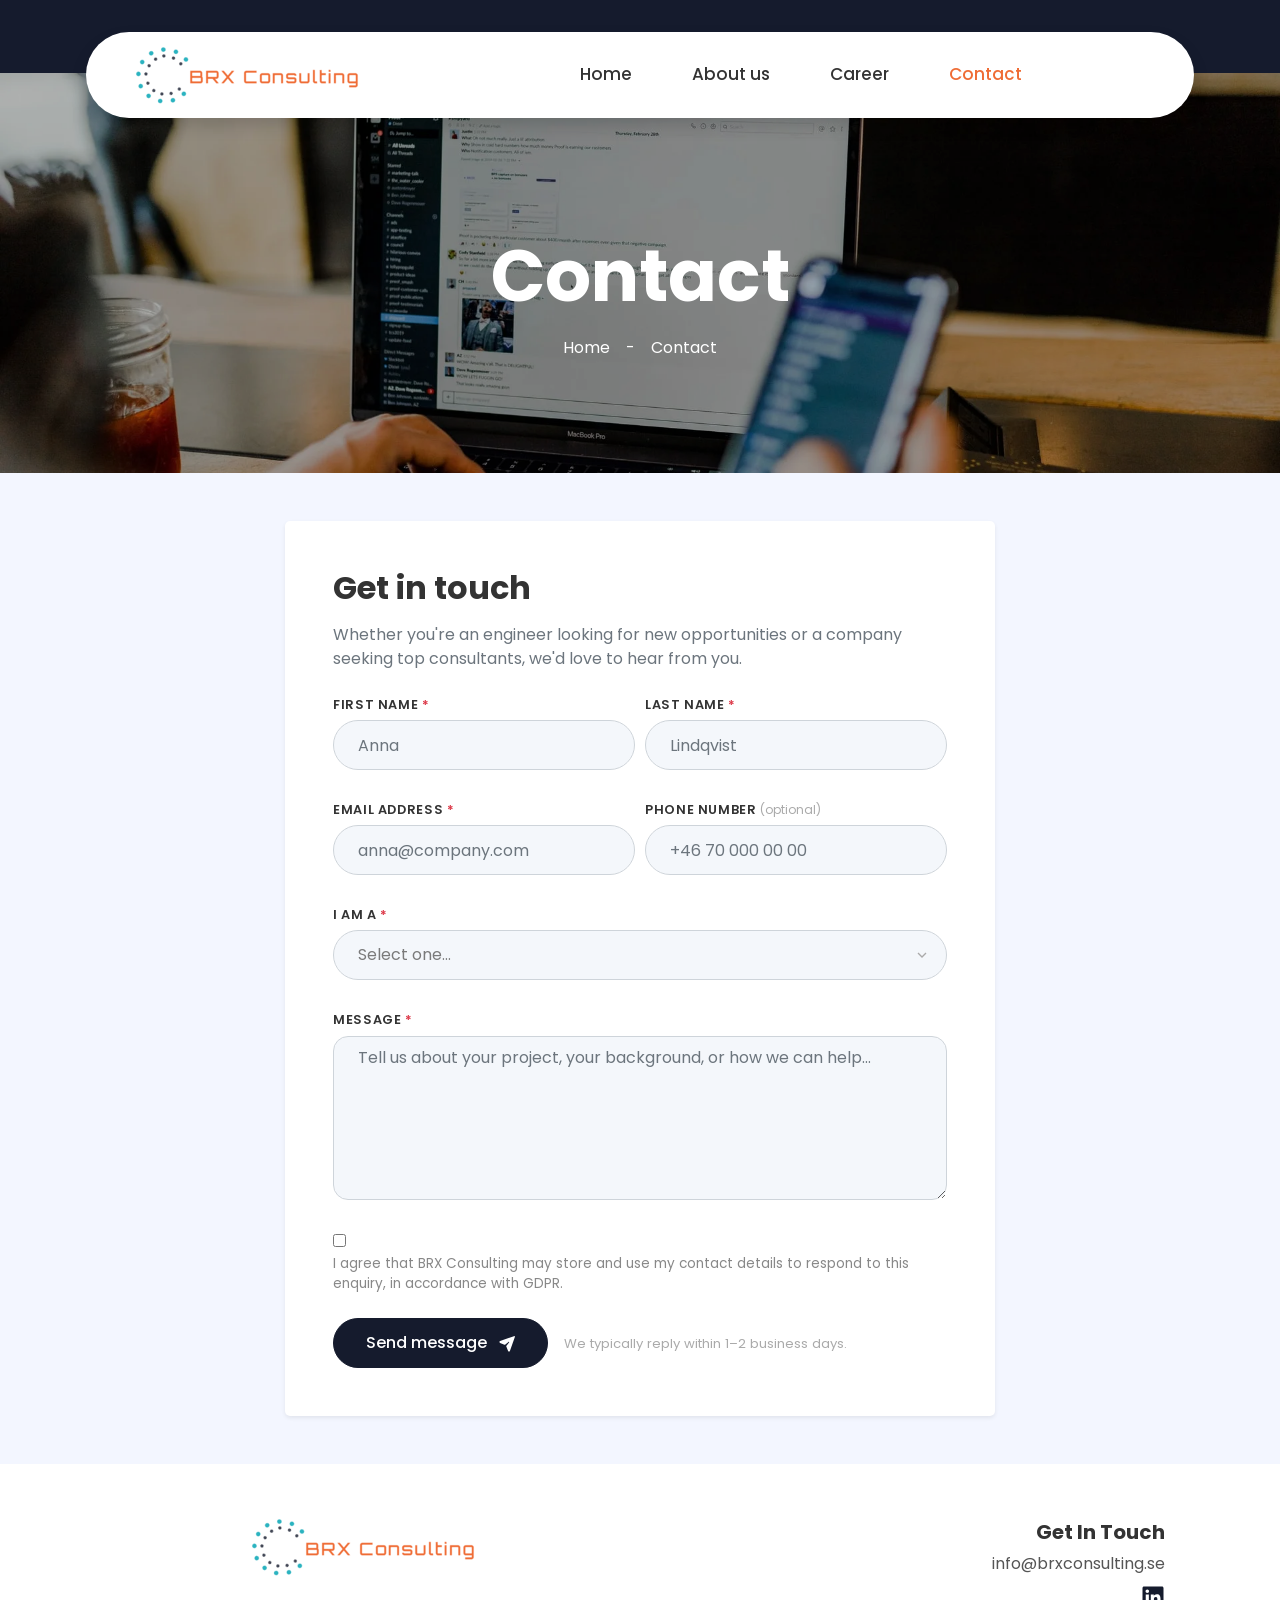
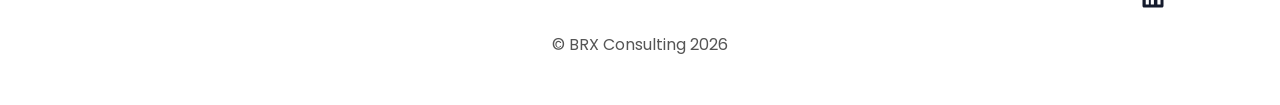
<file: contact.html>
<!doctype html>
<html lang="en">
  <head>
    <meta charset="UTF-8" />
    <meta http-equiv="X-UA-Compatible" content="IE=edge" />
    <meta name="viewport" content="width=device-width, initial-scale=1.0" />
    <meta name="keywords" content="Engineering, consultants" />
    <meta
      name="description"
      content="Get in touch with BRX Consulting. Reach our engineering and IT consultancy team based in west Sweden for partnerships, careers, or project inquiries."
    />
    <link rel="canonical" href="https://www.brxconsulting.se/contact.html" />
    <title>Contact BRX Consulting | Engineering Consultancy in Sweden</title>

    <!-- Favicon -->
    <link href="img/favicon.ico" rel="icon" />

    <!-- Google Web Fonts -->
    <link
      rel="preload"
      href="assets/fonts/poppins-400.woff2"
      as="font"
      type="font/woff2"
      crossorigin
    />
    <link
      rel="preload"
      href="assets/fonts/poppins-700.woff2"
      as="font"
      type="font/woff2"
      crossorigin
    />
    <!-- Font Awesome removed: using local SVG sprite in assets/icons-v4.svg -->

    <!-- Critical CSS (inlined small file) -->
    <link href="css/critical.css" rel="stylesheet" />

    <!-- Full stylesheet (deferred to avoid render-blocking) -->
    <link
      href="css/style.css"
      rel="stylesheet"
      media="print"
      onload="this.media = 'all'"
    />
    <noscript>
      <link href="css/style.css" rel="stylesheet" />
    </noscript>
  </head>
  <body>
    <div class="container-fluid bg-primary py-3 d-none d-md-block"></div>

    <!-- Navbar Start -->
    <div class="container-fluid position-relative nav-bar p-0">
      <div
        class="container-lg position-relative p-0 px-lg-3"
        style="z-index: 9"
      >
        <nav
          class="navbar navbar-expand-lg bg-white navbar-light shadow p-lg-0"
        >
          <a href="index.html" class="navbar-brand mx-md-5">
            <img src="img/logo_brx.png" height="60" alt="BRX Consulting logo" />
          </a>
          <button
            type="button"
            class="navbar-toggler"
            id="navbarToggle"
            aria-controls="navbarCollapse"
            aria-expanded="false"
            aria-label="Toggle navigation"
          >
            <span class="navbar-toggler-icon"></span>
          </button>
          <div
            class="collapse navbar-collapse justify-content-between"
            id="navbarCollapse"
          >
            <div class="navbar-nav m-auto py-0">
              <a href="index.html" class="nav-item nav-link">Home</a>
              <a href="about.html" class="nav-item nav-link">About us</a>
              <a href="career.html" class="nav-item nav-link">Career</a>
              <a href="contact.html" class="nav-item nav-link active"
                >Contact</a
              >
            </div>
          </div>
        </nav>
      </div>
    </div>
    <!-- Navbar End -->

    <!-- Header start -->
    <header class="contact-header page-header">
      <picture class="page-header-picture" aria-hidden="true">
        <source
          media="(min-width: 992px)"
          srcset="img/contact.webp"
          type="image/webp"
        />
        <img
          class="page-header-image"
          src="img/contact-sm.webp"
          width="360"
          height="240"
          alt=""
          aria-hidden="true"
          fetchpriority="high"
          loading="eager"
          decoding="async"
        />
      </picture>
      <div class="p-3" style="max-width: 900px">
        <h1 class="text-white display-3 mt-lg-5">Contact</h1>
        <div class="d-inline-flex align-items-center text-white">
          <p class="m-0"><a class="text-white" href="index.html">Home</a></p>
          <p class="m-0 px-3">-</p>
          <p class="m-0">Contact</p>
        </div>
      </div>
    </header>
    <!-- Header End -->

    <!-- Form Start -->
    <div class="container py-5">
      <div class="row justify-content-center">
        <div class="col-lg-8">
          <div class="contact-form bg-white shadow-sm rounded">
            <!-- Section heading -->
            <h2 class="mb-3">Get in touch</h2>
            <p class="text-muted mb-4">
              Whether you're an engineer looking for new opportunities or a
              company seeking top consultants, we'd love to hear from you.
            </p>
            <!-- Success message (hidden until submission) -->
            <div
              id="form-success"
              class="alert alert-success d-none"
              role="alert"
            >
              <strong>Message sent!</strong> Thank you for reaching out. We'll
              get back to you within 1–2 business days.
            </div>
            <!-- Contact Form -->
            <form
              id="contact-form"
              action="mail/contact.php"
              method="POST"
              novalidate
            >
              <!-- Name row -->
              <div class="form-row">
                <div class="col-md-6">
                  <label for="fname" class="contact-label"
                    >First name <span class="text-danger">*</span></label
                  >
                  <input
                    type="text"
                    class="form-control"
                    id="fname"
                    name="first_name"
                    placeholder="Anna"
                    required
                    autocomplete="given-name"
                  />
                </div>
                <div class="col-md-6">
                  <label for="lname" class="contact-label"
                    >Last name <span class="text-danger">*</span></label
                  >
                  <input
                    type="text"
                    class="form-control"
                    id="lname"
                    name="last_name"
                    placeholder="Lindqvist"
                    required
                    autocomplete="family-name"
                  />
                </div>
              </div>

              <!-- Email + Phone row -->
              <div class="form-row">
                <div class="col-md-6">
                  <label for="email" class="contact-label"
                    >Email address <span class="text-danger">*</span></label
                  >
                  <input
                    type="email"
                    class="form-control"
                    id="email"
                    name="email"
                    placeholder="anna@company.com"
                    required
                    autocomplete="email"
                  />
                </div>
                <div class="col-md-6">
                  <label for="phone" class="contact-label">
                    Phone number
                    <span class="contact-optional">(optional)</span>
                  </label>
                  <input
                    type="tel"
                    class="form-control"
                    id="phone"
                    name="phone"
                    placeholder="+46 70 000 00 00"
                    autocomplete="tel"
                  />
                </div>
              </div>

              <!-- Enquiry type -->
              <div class="form-group">
                <label for="enquiry" class="contact-label"
                  >I am a <span class="text-danger">*</span></label
                >
                <select
                  class="form-control contact-select"
                  id="enquiry"
                  name="enquiry_type"
                  required
                >
                  <option value="">Select one...</option>
                  <option value="candidate">
                    Engineer / Candidate looking for work
                  </option>
                  <option value="client">
                    Company looking to hire consultants
                  </option>
                  <option value="partner">Potential partner or supplier</option>
                  <option value="other">Other enquiry</option>
                </select>
              </div>

              <!-- Message -->
              <div class="form-group">
                <label for="message" class="contact-label"
                  >Message <span class="text-danger">*</span></label
                >
                <textarea
                  class="form-control contact-textarea"
                  id="message"
                  name="message"
                  rows="6"
                  placeholder="Tell us about your project, your background, or how we can help..."
                  required
                ></textarea>
              </div>

              <!-- GDPR consent -->
              <div class="form-group contact-consent">
                <div class="custom-control custom-checkbox">
                  <input
                    type="checkbox"
                    class="custom-control-input"
                    id="gdpr"
                    name="gdpr_consent"
                    required
                  />
                  <label
                    class="custom-control-label contact-consent-label"
                    for="gdpr"
                  >
                    I agree that BRX Consulting may store and use my contact
                    details to respond to this enquiry, in accordance with GDPR.
                  </label>
                </div>
              </div>

              <!-- Submit -->
              <div class="d-flex align-items-center flex-wrap">
                <button
                  type="submit"
                  class="btn btn-primary contact-submit-btn"
                >
                  Send message
                  <svg
                    class="icon ml-2"
                    width="1em"
                    height="1em"
                    aria-hidden="true"
                  >
                    <use href="assets/icons-v4.svg#icon-paper-plane" />
                  </svg>
                </button>
                <span class="contact-reply-note ml-3"
                  >We typically reply within 1–2 business days.</span
                >
              </div>
            </form>
          </div>
          <!-- Form end -->
        </div>
      </div>
    </div>

    <!-- Footer Start -->
    <footer class="container-fluid footer bg-light">
      <div class="container text-center py-5">
        <div class="row">
          <div class="col-md-6 mb-4">
            <a href="index.html" class="navbar-brand m-0">
              <img class="foot-logo" src="img/logo_brx.png" alt="logo" />
            </a>
          </div>
          <div class="col-md-6 mt-2 mb-4">
            <div class="row">
              <div class="col-sm-12 text-center text-sm-right mb-3 mb-sm-0">
                <h5 class="font-weight-bold mb-2">Get In Touch</h5>
                <p class="mb-2">info@brxconsulting.se</p>
                <a
                  href="https://www.linkedin.com/company/brxconsultingsweden/"
                  target="_blank"
                  rel="noopener"
                  class="a-social"
                  aria-label="BRX Consulting on LinkedIn"
                >
                  <svg
                    class="icon fa-xl"
                    width="1.5em"
                    height="1.5em"
                    aria-hidden="true"
                  >
                    <use href="assets/icons-v4.svg#icon-linkedin" />
                  </svg>
                </a>
              </div>
            </div>
          </div>
          <div class="col-12">
            <p class="m-0">
              &copy; BRX Consulting
              <span id="current-year"></span>
            </p>
          </div>
        </div>
      </div>
    </footer>
    <!-- Footer End -->

    <!-- Back to Top -->
    <button
      type="button"
      class="btn btn-warning btn-floating px-3"
      id="btn-back-to-top"
      aria-label="Back to top"
    >
      <svg class="icon" width=".75em" height="1em" aria-hidden="true">
        <use href="assets/icons-v4.svg#icon-arrow-up" />
      </svg>
    </button>

    <!-- Contact Javascript File -->
    <script src="mail/contact.js"></script>

    <script src="js/main.js"></script>
  </body>
</html>
</file>
<file: css/critical.css>
/* Critical CSS: above-the-fold, minimal set to paint navbar, hero, typography and buttons */
/* Keep this file small. Source of truth: scss/style.scss */

html,
body {
  height: 100%;
  margin: 0;
  font-family:
    "Poppins",
    system-ui,
    -apple-system,
    "Segoe UI",
    Roboto,
    "Helvetica Neue",
    Arial,
    sans-serif;
  background-color: #f3f6ff;
  color: #555555;
  -webkit-font-smoothing: antialiased;
  -moz-osx-font-smoothing: grayscale;
}

/* Navbar / header basics */
.nav-bar::before {
  content: "";
  position: absolute;
  width: 100%;
  height: 50%;
  top: 0;
  left: 0;
  background: #151b2d; /* $primary */
}

.navbar {
  background: #fff;
}

.navbar-brand img {
  height: 60px;
  display: block;
}

.navbar-nav .nav-link {
  padding: 30px 30px;
  color: #333333;
  font-size: 17px;
  font-weight: 500;
}

.navbar-nav .nav-link.active,
.navbar-nav .nav-link:hover {
  color: #ef6c35; /* $warning */
}

/* Hero / header image and layout */
.home-header,
.page-header {
  display: flex;
  align-items: center;
  justify-content: center;
  text-align: center;
}

.home-header {
  position: relative;
  overflow: hidden;
  background-color: #151b2d;
  margin-top: -45px;
  height: clamp(500px, 60vw, 800px);
}

.home-header::after {
  content: "";
  position: absolute;
  inset: 0;
  background: rgba(0, 0, 0, 0.3);
}

.home-header-picture {
  position: absolute;
  inset: 0;
}

.home-header-image {
  width: 100%;
  height: 100%;
  object-fit: cover;
  object-position: center;
  display: block;
}

.home-header > div {
  position: relative;
  z-index: 1;
}

.page-header {
  position: relative;
  overflow: hidden;
  background-color: #151b2d;
  margin-top: -45px;
}

.page-header::after {
  content: "";
  position: absolute;
  inset: 0;
  background: rgba(0, 0, 0, 0.3);
}

.page-header-picture {
  position: absolute;
  inset: 0;
}

.page-header-image {
  width: 100%;
  height: 100%;
  object-fit: cover;
  object-position: center;
  display: block;
}

.page-header > div {
  position: relative;
  z-index: 1;
}

/* Ensure any remaining <i class="fa-..."> placeholders keep layout stable */
i[class*="fa"] {
  display: inline-block;
  width: 1em;
  height: 1em;
  vertical-align: middle;
}

.about-header,
.contact-header,
.career-header {
  height: clamp(240px, 40vw, 400px);
}

.display-3 {
  font-size: clamp(2rem, 4.5vw, 3.5rem);
  color: #fff;
  margin: 0 0 1rem 0;
  font-weight: 700;
}

/* Buttons (primary CTA) */
.btn {
  font-weight: 500;
  padding: 10px 25px;
  border-radius: 100px;
}

.btn-warning {
  background-color: #ef6c35;
  border-color: #ef6c35;
  color: #fff;
}

.btn-outline-warning {
  color: #ef6c35;
  border: 1px solid #ef6c35;
  background: transparent;
}

/* Simple utility for visible images */
.img-fluid {
  max-width: 100%;
  height: auto;
  display: block;
}

/* Hide back-to-top by default until JS shows it */
#btn-back-to-top {
  display: none;
}

/* Basic responsive tweaks to avoid layout jump at small widths */
@media (max-width: 991.98px) {
  .navbar-nav .nav-link {
    padding: 10px 0;
  }
}

/* Keep critical CSS under a few KB */
</file>
<file: css/style.css>
@charset "UTF-8";
/******* Bootstrap Theming ********/
@font-face {
  font-family: "Poppins";
  font-style: normal;
  font-weight: 400;
  font-display: swap;
  src: url("../assets/fonts/poppins-400.woff2") format("woff2");
}
@font-face {
  font-family: "Poppins";
  font-style: normal;
  font-weight: 500;
  font-display: swap;
  src: url("../assets/fonts/poppins-500.woff2") format("woff2");
}
@font-face {
  font-family: "Poppins";
  font-style: normal;
  font-weight: 600;
  font-display: swap;
  src: url("../assets/fonts/poppins-600.woff2") format("woff2");
}
@font-face {
  font-family: "Poppins";
  font-style: normal;
  font-weight: 700;
  font-display: swap;
  src: url("../assets/fonts/poppins-700.woff2") format("woff2");
}
/* Selective Bootstrap imports to reduce unused CSS footprint.
  Order matters: functions -> variables -> maps -> mixins -> core layers -> components -> utilities */
:root {
  --blue: #007bff;
  --indigo: #6610f2;
  --purple: #6f42c1;
  --pink: #e83e8c;
  --red: #dc3545;
  --orange: #fd7e14;
  --yellow: #ffc107;
  --green: #28a745;
  --teal: #20c997;
  --cyan: #17a2b8;
  --white: #fff;
  --gray: #6c757d;
  --gray-dark: #343a40;
  --primary: #151b2d;
  --secondary: #62c3e7;
  --success: #28a745;
  --info: #17a2b8;
  --warning: #ef6c35;
  --danger: #dc3545;
  --light: #ffffff;
  --dark: #333333;
  --breakpoint-xs: 0;
  --breakpoint-sm: 576px;
  --breakpoint-md: 768px;
  --breakpoint-lg: 992px;
  --breakpoint-xl: 1200px;
  --font-family-sans-serif: "Poppins", sans-serif;
  --font-family-monospace: SFMono-Regular, Menlo, Monaco, Consolas, "Liberation Mono", "Courier New", monospace;
}

*,
*::before,
*::after {
  box-sizing: border-box;
}

html {
  font-family: sans-serif;
  line-height: 1.15;
  -webkit-text-size-adjust: 100%;
  -webkit-tap-highlight-color: rgba(0, 0, 0, 0);
}

article, aside, figcaption, figure, footer, header, hgroup, main, nav, section {
  display: block;
}

body {
  margin: 0;
  font-family: "Poppins", sans-serif;
  font-size: 1rem;
  font-weight: 400;
  line-height: 1.5;
  color: #555555;
  text-align: left;
  background-color: #f3f6ff;
}

[tabindex="-1"]:focus:not(:focus-visible) {
  outline: 0 !important;
}

hr {
  box-sizing: content-box;
  height: 0;
  overflow: visible;
}

h1, h2, h3, h4, h5, h6 {
  margin-top: 0;
  margin-bottom: 0.5rem;
}

p {
  margin-top: 0;
  margin-bottom: 1rem;
}

abbr[title],
abbr[data-original-title] {
  text-decoration: underline;
  text-decoration: underline dotted;
  cursor: help;
  border-bottom: 0;
  text-decoration-skip-ink: none;
}

address {
  margin-bottom: 1rem;
  font-style: normal;
  line-height: inherit;
}

ol,
ul,
dl {
  margin-top: 0;
  margin-bottom: 1rem;
}

ol ol,
ul ul,
ol ul,
ul ol {
  margin-bottom: 0;
}

dt {
  font-weight: 700;
}

dd {
  margin-bottom: 0.5rem;
  margin-left: 0;
}

blockquote {
  margin: 0 0 1rem;
}

b,
strong {
  font-weight: bolder;
}

small {
  font-size: 80%;
}

sub,
sup {
  position: relative;
  font-size: 75%;
  line-height: 0;
  vertical-align: baseline;
}

sub {
  bottom: -0.25em;
}

sup {
  top: -0.5em;
}

a {
  color: #151b2d;
  text-decoration: none;
  background-color: transparent;
}
a:hover {
  color: black;
  text-decoration: underline;
}

a:not([href]):not([class]) {
  color: inherit;
  text-decoration: none;
}
a:not([href]):not([class]):hover {
  color: inherit;
  text-decoration: none;
}

pre,
code,
kbd,
samp {
  font-family: SFMono-Regular, Menlo, Monaco, Consolas, "Liberation Mono", "Courier New", monospace;
  font-size: 1em;
}

pre {
  margin-top: 0;
  margin-bottom: 1rem;
  overflow: auto;
  -ms-overflow-style: scrollbar;
}

figure {
  margin: 0 0 1rem;
}

img {
  vertical-align: middle;
  border-style: none;
}

svg {
  overflow: hidden;
  vertical-align: middle;
}

table {
  border-collapse: collapse;
}

caption {
  padding-top: 0.75rem;
  padding-bottom: 0.75rem;
  color: #6c757d;
  text-align: left;
  caption-side: bottom;
}

th {
  text-align: inherit;
  text-align: -webkit-match-parent;
}

label {
  display: inline-block;
  margin-bottom: 0.5rem;
}

button {
  border-radius: 0;
}

button:focus {
  outline: 1px dotted;
  outline: 5px auto -webkit-focus-ring-color;
}

input,
button,
select,
optgroup,
textarea {
  margin: 0;
  font-family: inherit;
  font-size: inherit;
  line-height: inherit;
}

button,
input {
  overflow: visible;
}

button,
select {
  text-transform: none;
}

[role=button] {
  cursor: pointer;
}

select {
  word-wrap: normal;
}

button,
[type=button],
[type=reset],
[type=submit] {
  -webkit-appearance: button;
}

button:not(:disabled),
[type=button]:not(:disabled),
[type=reset]:not(:disabled),
[type=submit]:not(:disabled) {
  cursor: pointer;
}

button::-moz-focus-inner,
[type=button]::-moz-focus-inner,
[type=reset]::-moz-focus-inner,
[type=submit]::-moz-focus-inner {
  padding: 0;
  border-style: none;
}

input[type=radio],
input[type=checkbox] {
  box-sizing: border-box;
  padding: 0;
}

textarea {
  overflow: auto;
  resize: vertical;
}

fieldset {
  min-width: 0;
  padding: 0;
  margin: 0;
  border: 0;
}

legend {
  display: block;
  width: 100%;
  max-width: 100%;
  padding: 0;
  margin-bottom: 0.5rem;
  font-size: 1.5rem;
}
@media (max-width: 1200px) {
  legend {
    font-size: calc(1.275rem + 0.3vw);
  }
}
legend {
  line-height: inherit;
  color: inherit;
  white-space: normal;
}

progress {
  vertical-align: baseline;
}

[type=number]::-webkit-inner-spin-button,
[type=number]::-webkit-outer-spin-button {
  height: auto;
}

[type=search] {
  outline-offset: -2px;
  -webkit-appearance: none;
}

[type=search]::-webkit-search-decoration {
  -webkit-appearance: none;
}

::-webkit-file-upload-button {
  font: inherit;
  -webkit-appearance: button;
}

output {
  display: inline-block;
}

summary {
  display: list-item;
  cursor: pointer;
}

template {
  display: none;
}

[hidden] {
  display: none !important;
}

h1, h2, h3, h4, h5, h6,
.h1, .h2, .h3, .h4, .h5, .h6 {
  margin-bottom: 0.5rem;
  font-weight: 500;
  line-height: 1.2;
  color: #333333;
}

h1, .h1 {
  font-size: 2.5rem;
}
@media (max-width: 1200px) {
  h1, .h1 {
    font-size: calc(1.375rem + 1.5vw);
  }
}

h2, .h2 {
  font-size: 2rem;
}
@media (max-width: 1200px) {
  h2, .h2 {
    font-size: calc(1.325rem + 0.9vw);
  }
}

h3, .h3 {
  font-size: 1.75rem;
}
@media (max-width: 1200px) {
  h3, .h3 {
    font-size: calc(1.3rem + 0.6vw);
  }
}

h4, .h4 {
  font-size: 1.5rem;
}
@media (max-width: 1200px) {
  h4, .h4 {
    font-size: calc(1.275rem + 0.3vw);
  }
}

h5, .h5 {
  font-size: 1.25rem;
}

h6, .h6 {
  font-size: 1rem;
}

.lead {
  font-size: 1.25rem;
  font-weight: 300;
}

.display-1 {
  font-size: 6rem;
}
@media (max-width: 1200px) {
  .display-1 {
    font-size: calc(1.725rem + 5.7vw);
  }
}
.display-1 {
  font-weight: 300;
  line-height: 1.2;
}

.display-2 {
  font-size: 5.5rem;
}
@media (max-width: 1200px) {
  .display-2 {
    font-size: calc(1.675rem + 5.1vw);
  }
}
.display-2 {
  font-weight: 300;
  line-height: 1.2;
}

.display-3 {
  font-size: 4.5rem;
}
@media (max-width: 1200px) {
  .display-3 {
    font-size: calc(1.575rem + 3.9vw);
  }
}
.display-3 {
  font-weight: 300;
  line-height: 1.2;
}

.display-4 {
  font-size: 3.5rem;
}
@media (max-width: 1200px) {
  .display-4 {
    font-size: calc(1.475rem + 2.7vw);
  }
}
.display-4 {
  font-weight: 300;
  line-height: 1.2;
}

hr {
  margin-top: 1rem;
  margin-bottom: 1rem;
  border: 0;
  border-top: 1px solid rgba(0, 0, 0, 0.1);
}

small,
.small {
  font-size: 80%;
  font-weight: 400;
}

mark,
.mark {
  padding: 0.2em;
  background-color: #fcf8e3;
}

.list-unstyled {
  padding-left: 0;
  list-style: none;
}

.list-inline {
  padding-left: 0;
  list-style: none;
}

.list-inline-item {
  display: inline-block;
}
.list-inline-item:not(:last-child) {
  margin-right: 0.5rem;
}

.initialism {
  font-size: 90%;
  text-transform: uppercase;
}

.blockquote {
  margin-bottom: 1rem;
  font-size: 1.25rem;
}

.blockquote-footer {
  display: block;
  font-size: 80%;
  color: #6c757d;
}
.blockquote-footer::before {
  content: "— ";
}

.img-fluid {
  max-width: 100%;
  height: auto;
}

.img-thumbnail {
  padding: 0.25rem;
  background-color: #f3f6ff;
  border: 1px solid #dee2e6;
  border-radius: 5px;
  max-width: 100%;
  height: auto;
}

.figure {
  display: inline-block;
}

.figure-img {
  margin-bottom: 0.5rem;
  line-height: 1;
}

.figure-caption {
  font-size: 90%;
  color: #6c757d;
}

.container,
.container-fluid,
.container-xl,
.container-lg,
.container-md,
.container-sm {
  width: 100%;
  padding-right: 15px;
  padding-left: 15px;
  margin-right: auto;
  margin-left: auto;
}

@media (min-width: 576px) {
  .container-sm, .container {
    max-width: 540px;
  }
}
@media (min-width: 768px) {
  .container-md, .container-sm, .container {
    max-width: 720px;
  }
}
@media (min-width: 992px) {
  .container-lg, .container-md, .container-sm, .container {
    max-width: 960px;
  }
}
@media (min-width: 1200px) {
  .container-xl, .container-lg, .container-md, .container-sm, .container {
    max-width: 1140px;
  }
}
.row {
  display: flex;
  flex-wrap: wrap;
  margin-right: -calc(15px);
  margin-left: -calc(15px);
}

.no-gutters {
  margin-right: 0;
  margin-left: 0;
}
.no-gutters > .col,
.no-gutters > [class*=col-] {
  padding-right: 0;
  padding-left: 0;
}

.col-xl,
.col-xl-auto, .col-xl-12, .col-xl-11, .col-xl-10, .col-xl-9, .col-xl-8, .col-xl-7, .col-xl-6, .col-xl-5, .col-xl-4, .col-xl-3, .col-xl-2, .col-xl-1, .col-lg,
.col-lg-auto, .col-lg-12, .col-lg-11, .col-lg-10, .col-lg-9, .col-lg-8, .col-lg-7, .col-lg-6, .col-lg-5, .col-lg-4, .col-lg-3, .col-lg-2, .col-lg-1, .col-md,
.col-md-auto, .col-md-12, .col-md-11, .col-md-10, .col-md-9, .col-md-8, .col-md-7, .col-md-6, .col-md-5, .col-md-4, .col-md-3, .col-md-2, .col-md-1, .col-sm,
.col-sm-auto, .col-sm-12, .col-sm-11, .col-sm-10, .col-sm-9, .col-sm-8, .col-sm-7, .col-sm-6, .col-sm-5, .col-sm-4, .col-sm-3, .col-sm-2, .col-sm-1, .col,
.col-auto, .col-12, .col-11, .col-10, .col-9, .col-8, .col-7, .col-6, .col-5, .col-4, .col-3, .col-2, .col-1 {
  position: relative;
  width: 100%;
  padding-right: 15px;
  padding-left: 15px;
}

.col {
  flex-basis: 0;
  flex-grow: 1;
  max-width: 100%;
}

.row-cols-1 > * {
  flex: 0 0 100%;
  max-width: 100%;
}

.row-cols-2 > * {
  flex: 0 0 50%;
  max-width: 50%;
}

.row-cols-3 > * {
  flex: 0 0 33.3333333333%;
  max-width: 33.3333333333%;
}

.row-cols-4 > * {
  flex: 0 0 25%;
  max-width: 25%;
}

.row-cols-5 > * {
  flex: 0 0 20%;
  max-width: 20%;
}

.row-cols-6 > * {
  flex: 0 0 16.6666666667%;
  max-width: 16.6666666667%;
}

.col-auto {
  flex: 0 0 auto;
  width: auto;
  max-width: 100%;
}

.col-1 {
  flex: 0 0 8.3333333333%;
  max-width: 8.3333333333%;
}

.col-2 {
  flex: 0 0 16.6666666667%;
  max-width: 16.6666666667%;
}

.col-3 {
  flex: 0 0 25%;
  max-width: 25%;
}

.col-4 {
  flex: 0 0 33.3333333333%;
  max-width: 33.3333333333%;
}

.col-5 {
  flex: 0 0 41.6666666667%;
  max-width: 41.6666666667%;
}

.col-6 {
  flex: 0 0 50%;
  max-width: 50%;
}

.col-7 {
  flex: 0 0 58.3333333333%;
  max-width: 58.3333333333%;
}

.col-8 {
  flex: 0 0 66.6666666667%;
  max-width: 66.6666666667%;
}

.col-9 {
  flex: 0 0 75%;
  max-width: 75%;
}

.col-10 {
  flex: 0 0 83.3333333333%;
  max-width: 83.3333333333%;
}

.col-11 {
  flex: 0 0 91.6666666667%;
  max-width: 91.6666666667%;
}

.col-12 {
  flex: 0 0 100%;
  max-width: 100%;
}

.order-first {
  order: -1;
}

.order-last {
  order: 13;
}

.order-0 {
  order: 0;
}

.order-1 {
  order: 1;
}

.order-2 {
  order: 2;
}

.order-3 {
  order: 3;
}

.order-4 {
  order: 4;
}

.order-5 {
  order: 5;
}

.order-6 {
  order: 6;
}

.order-7 {
  order: 7;
}

.order-8 {
  order: 8;
}

.order-9 {
  order: 9;
}

.order-10 {
  order: 10;
}

.order-11 {
  order: 11;
}

.order-12 {
  order: 12;
}

.offset-1 {
  margin-left: 8.3333333333%;
}

.offset-2 {
  margin-left: 16.6666666667%;
}

.offset-3 {
  margin-left: 25%;
}

.offset-4 {
  margin-left: 33.3333333333%;
}

.offset-5 {
  margin-left: 41.6666666667%;
}

.offset-6 {
  margin-left: 50%;
}

.offset-7 {
  margin-left: 58.3333333333%;
}

.offset-8 {
  margin-left: 66.6666666667%;
}

.offset-9 {
  margin-left: 75%;
}

.offset-10 {
  margin-left: 83.3333333333%;
}

.offset-11 {
  margin-left: 91.6666666667%;
}

@media (min-width: 576px) {
  .col-sm {
    flex-basis: 0;
    flex-grow: 1;
    max-width: 100%;
  }
  .row-cols-sm-1 > * {
    flex: 0 0 100%;
    max-width: 100%;
  }
  .row-cols-sm-2 > * {
    flex: 0 0 50%;
    max-width: 50%;
  }
  .row-cols-sm-3 > * {
    flex: 0 0 33.3333333333%;
    max-width: 33.3333333333%;
  }
  .row-cols-sm-4 > * {
    flex: 0 0 25%;
    max-width: 25%;
  }
  .row-cols-sm-5 > * {
    flex: 0 0 20%;
    max-width: 20%;
  }
  .row-cols-sm-6 > * {
    flex: 0 0 16.6666666667%;
    max-width: 16.6666666667%;
  }
  .col-sm-auto {
    flex: 0 0 auto;
    width: auto;
    max-width: 100%;
  }
  .col-sm-1 {
    flex: 0 0 8.3333333333%;
    max-width: 8.3333333333%;
  }
  .col-sm-2 {
    flex: 0 0 16.6666666667%;
    max-width: 16.6666666667%;
  }
  .col-sm-3 {
    flex: 0 0 25%;
    max-width: 25%;
  }
  .col-sm-4 {
    flex: 0 0 33.3333333333%;
    max-width: 33.3333333333%;
  }
  .col-sm-5 {
    flex: 0 0 41.6666666667%;
    max-width: 41.6666666667%;
  }
  .col-sm-6 {
    flex: 0 0 50%;
    max-width: 50%;
  }
  .col-sm-7 {
    flex: 0 0 58.3333333333%;
    max-width: 58.3333333333%;
  }
  .col-sm-8 {
    flex: 0 0 66.6666666667%;
    max-width: 66.6666666667%;
  }
  .col-sm-9 {
    flex: 0 0 75%;
    max-width: 75%;
  }
  .col-sm-10 {
    flex: 0 0 83.3333333333%;
    max-width: 83.3333333333%;
  }
  .col-sm-11 {
    flex: 0 0 91.6666666667%;
    max-width: 91.6666666667%;
  }
  .col-sm-12 {
    flex: 0 0 100%;
    max-width: 100%;
  }
  .order-sm-first {
    order: -1;
  }
  .order-sm-last {
    order: 13;
  }
  .order-sm-0 {
    order: 0;
  }
  .order-sm-1 {
    order: 1;
  }
  .order-sm-2 {
    order: 2;
  }
  .order-sm-3 {
    order: 3;
  }
  .order-sm-4 {
    order: 4;
  }
  .order-sm-5 {
    order: 5;
  }
  .order-sm-6 {
    order: 6;
  }
  .order-sm-7 {
    order: 7;
  }
  .order-sm-8 {
    order: 8;
  }
  .order-sm-9 {
    order: 9;
  }
  .order-sm-10 {
    order: 10;
  }
  .order-sm-11 {
    order: 11;
  }
  .order-sm-12 {
    order: 12;
  }
  .offset-sm-0 {
    margin-left: 0;
  }
  .offset-sm-1 {
    margin-left: 8.3333333333%;
  }
  .offset-sm-2 {
    margin-left: 16.6666666667%;
  }
  .offset-sm-3 {
    margin-left: 25%;
  }
  .offset-sm-4 {
    margin-left: 33.3333333333%;
  }
  .offset-sm-5 {
    margin-left: 41.6666666667%;
  }
  .offset-sm-6 {
    margin-left: 50%;
  }
  .offset-sm-7 {
    margin-left: 58.3333333333%;
  }
  .offset-sm-8 {
    margin-left: 66.6666666667%;
  }
  .offset-sm-9 {
    margin-left: 75%;
  }
  .offset-sm-10 {
    margin-left: 83.3333333333%;
  }
  .offset-sm-11 {
    margin-left: 91.6666666667%;
  }
}
@media (min-width: 768px) {
  .col-md {
    flex-basis: 0;
    flex-grow: 1;
    max-width: 100%;
  }
  .row-cols-md-1 > * {
    flex: 0 0 100%;
    max-width: 100%;
  }
  .row-cols-md-2 > * {
    flex: 0 0 50%;
    max-width: 50%;
  }
  .row-cols-md-3 > * {
    flex: 0 0 33.3333333333%;
    max-width: 33.3333333333%;
  }
  .row-cols-md-4 > * {
    flex: 0 0 25%;
    max-width: 25%;
  }
  .row-cols-md-5 > * {
    flex: 0 0 20%;
    max-width: 20%;
  }
  .row-cols-md-6 > * {
    flex: 0 0 16.6666666667%;
    max-width: 16.6666666667%;
  }
  .col-md-auto {
    flex: 0 0 auto;
    width: auto;
    max-width: 100%;
  }
  .col-md-1 {
    flex: 0 0 8.3333333333%;
    max-width: 8.3333333333%;
  }
  .col-md-2 {
    flex: 0 0 16.6666666667%;
    max-width: 16.6666666667%;
  }
  .col-md-3 {
    flex: 0 0 25%;
    max-width: 25%;
  }
  .col-md-4 {
    flex: 0 0 33.3333333333%;
    max-width: 33.3333333333%;
  }
  .col-md-5 {
    flex: 0 0 41.6666666667%;
    max-width: 41.6666666667%;
  }
  .col-md-6 {
    flex: 0 0 50%;
    max-width: 50%;
  }
  .col-md-7 {
    flex: 0 0 58.3333333333%;
    max-width: 58.3333333333%;
  }
  .col-md-8 {
    flex: 0 0 66.6666666667%;
    max-width: 66.6666666667%;
  }
  .col-md-9 {
    flex: 0 0 75%;
    max-width: 75%;
  }
  .col-md-10 {
    flex: 0 0 83.3333333333%;
    max-width: 83.3333333333%;
  }
  .col-md-11 {
    flex: 0 0 91.6666666667%;
    max-width: 91.6666666667%;
  }
  .col-md-12 {
    flex: 0 0 100%;
    max-width: 100%;
  }
  .order-md-first {
    order: -1;
  }
  .order-md-last {
    order: 13;
  }
  .order-md-0 {
    order: 0;
  }
  .order-md-1 {
    order: 1;
  }
  .order-md-2 {
    order: 2;
  }
  .order-md-3 {
    order: 3;
  }
  .order-md-4 {
    order: 4;
  }
  .order-md-5 {
    order: 5;
  }
  .order-md-6 {
    order: 6;
  }
  .order-md-7 {
    order: 7;
  }
  .order-md-8 {
    order: 8;
  }
  .order-md-9 {
    order: 9;
  }
  .order-md-10 {
    order: 10;
  }
  .order-md-11 {
    order: 11;
  }
  .order-md-12 {
    order: 12;
  }
  .offset-md-0 {
    margin-left: 0;
  }
  .offset-md-1 {
    margin-left: 8.3333333333%;
  }
  .offset-md-2 {
    margin-left: 16.6666666667%;
  }
  .offset-md-3 {
    margin-left: 25%;
  }
  .offset-md-4 {
    margin-left: 33.3333333333%;
  }
  .offset-md-5 {
    margin-left: 41.6666666667%;
  }
  .offset-md-6 {
    margin-left: 50%;
  }
  .offset-md-7 {
    margin-left: 58.3333333333%;
  }
  .offset-md-8 {
    margin-left: 66.6666666667%;
  }
  .offset-md-9 {
    margin-left: 75%;
  }
  .offset-md-10 {
    margin-left: 83.3333333333%;
  }
  .offset-md-11 {
    margin-left: 91.6666666667%;
  }
}
@media (min-width: 992px) {
  .col-lg {
    flex-basis: 0;
    flex-grow: 1;
    max-width: 100%;
  }
  .row-cols-lg-1 > * {
    flex: 0 0 100%;
    max-width: 100%;
  }
  .row-cols-lg-2 > * {
    flex: 0 0 50%;
    max-width: 50%;
  }
  .row-cols-lg-3 > * {
    flex: 0 0 33.3333333333%;
    max-width: 33.3333333333%;
  }
  .row-cols-lg-4 > * {
    flex: 0 0 25%;
    max-width: 25%;
  }
  .row-cols-lg-5 > * {
    flex: 0 0 20%;
    max-width: 20%;
  }
  .row-cols-lg-6 > * {
    flex: 0 0 16.6666666667%;
    max-width: 16.6666666667%;
  }
  .col-lg-auto {
    flex: 0 0 auto;
    width: auto;
    max-width: 100%;
  }
  .col-lg-1 {
    flex: 0 0 8.3333333333%;
    max-width: 8.3333333333%;
  }
  .col-lg-2 {
    flex: 0 0 16.6666666667%;
    max-width: 16.6666666667%;
  }
  .col-lg-3 {
    flex: 0 0 25%;
    max-width: 25%;
  }
  .col-lg-4 {
    flex: 0 0 33.3333333333%;
    max-width: 33.3333333333%;
  }
  .col-lg-5 {
    flex: 0 0 41.6666666667%;
    max-width: 41.6666666667%;
  }
  .col-lg-6 {
    flex: 0 0 50%;
    max-width: 50%;
  }
  .col-lg-7 {
    flex: 0 0 58.3333333333%;
    max-width: 58.3333333333%;
  }
  .col-lg-8 {
    flex: 0 0 66.6666666667%;
    max-width: 66.6666666667%;
  }
  .col-lg-9 {
    flex: 0 0 75%;
    max-width: 75%;
  }
  .col-lg-10 {
    flex: 0 0 83.3333333333%;
    max-width: 83.3333333333%;
  }
  .col-lg-11 {
    flex: 0 0 91.6666666667%;
    max-width: 91.6666666667%;
  }
  .col-lg-12 {
    flex: 0 0 100%;
    max-width: 100%;
  }
  .order-lg-first {
    order: -1;
  }
  .order-lg-last {
    order: 13;
  }
  .order-lg-0 {
    order: 0;
  }
  .order-lg-1 {
    order: 1;
  }
  .order-lg-2 {
    order: 2;
  }
  .order-lg-3 {
    order: 3;
  }
  .order-lg-4 {
    order: 4;
  }
  .order-lg-5 {
    order: 5;
  }
  .order-lg-6 {
    order: 6;
  }
  .order-lg-7 {
    order: 7;
  }
  .order-lg-8 {
    order: 8;
  }
  .order-lg-9 {
    order: 9;
  }
  .order-lg-10 {
    order: 10;
  }
  .order-lg-11 {
    order: 11;
  }
  .order-lg-12 {
    order: 12;
  }
  .offset-lg-0 {
    margin-left: 0;
  }
  .offset-lg-1 {
    margin-left: 8.3333333333%;
  }
  .offset-lg-2 {
    margin-left: 16.6666666667%;
  }
  .offset-lg-3 {
    margin-left: 25%;
  }
  .offset-lg-4 {
    margin-left: 33.3333333333%;
  }
  .offset-lg-5 {
    margin-left: 41.6666666667%;
  }
  .offset-lg-6 {
    margin-left: 50%;
  }
  .offset-lg-7 {
    margin-left: 58.3333333333%;
  }
  .offset-lg-8 {
    margin-left: 66.6666666667%;
  }
  .offset-lg-9 {
    margin-left: 75%;
  }
  .offset-lg-10 {
    margin-left: 83.3333333333%;
  }
  .offset-lg-11 {
    margin-left: 91.6666666667%;
  }
}
@media (min-width: 1200px) {
  .col-xl {
    flex-basis: 0;
    flex-grow: 1;
    max-width: 100%;
  }
  .row-cols-xl-1 > * {
    flex: 0 0 100%;
    max-width: 100%;
  }
  .row-cols-xl-2 > * {
    flex: 0 0 50%;
    max-width: 50%;
  }
  .row-cols-xl-3 > * {
    flex: 0 0 33.3333333333%;
    max-width: 33.3333333333%;
  }
  .row-cols-xl-4 > * {
    flex: 0 0 25%;
    max-width: 25%;
  }
  .row-cols-xl-5 > * {
    flex: 0 0 20%;
    max-width: 20%;
  }
  .row-cols-xl-6 > * {
    flex: 0 0 16.6666666667%;
    max-width: 16.6666666667%;
  }
  .col-xl-auto {
    flex: 0 0 auto;
    width: auto;
    max-width: 100%;
  }
  .col-xl-1 {
    flex: 0 0 8.3333333333%;
    max-width: 8.3333333333%;
  }
  .col-xl-2 {
    flex: 0 0 16.6666666667%;
    max-width: 16.6666666667%;
  }
  .col-xl-3 {
    flex: 0 0 25%;
    max-width: 25%;
  }
  .col-xl-4 {
    flex: 0 0 33.3333333333%;
    max-width: 33.3333333333%;
  }
  .col-xl-5 {
    flex: 0 0 41.6666666667%;
    max-width: 41.6666666667%;
  }
  .col-xl-6 {
    flex: 0 0 50%;
    max-width: 50%;
  }
  .col-xl-7 {
    flex: 0 0 58.3333333333%;
    max-width: 58.3333333333%;
  }
  .col-xl-8 {
    flex: 0 0 66.6666666667%;
    max-width: 66.6666666667%;
  }
  .col-xl-9 {
    flex: 0 0 75%;
    max-width: 75%;
  }
  .col-xl-10 {
    flex: 0 0 83.3333333333%;
    max-width: 83.3333333333%;
  }
  .col-xl-11 {
    flex: 0 0 91.6666666667%;
    max-width: 91.6666666667%;
  }
  .col-xl-12 {
    flex: 0 0 100%;
    max-width: 100%;
  }
  .order-xl-first {
    order: -1;
  }
  .order-xl-last {
    order: 13;
  }
  .order-xl-0 {
    order: 0;
  }
  .order-xl-1 {
    order: 1;
  }
  .order-xl-2 {
    order: 2;
  }
  .order-xl-3 {
    order: 3;
  }
  .order-xl-4 {
    order: 4;
  }
  .order-xl-5 {
    order: 5;
  }
  .order-xl-6 {
    order: 6;
  }
  .order-xl-7 {
    order: 7;
  }
  .order-xl-8 {
    order: 8;
  }
  .order-xl-9 {
    order: 9;
  }
  .order-xl-10 {
    order: 10;
  }
  .order-xl-11 {
    order: 11;
  }
  .order-xl-12 {
    order: 12;
  }
  .offset-xl-0 {
    margin-left: 0;
  }
  .offset-xl-1 {
    margin-left: 8.3333333333%;
  }
  .offset-xl-2 {
    margin-left: 16.6666666667%;
  }
  .offset-xl-3 {
    margin-left: 25%;
  }
  .offset-xl-4 {
    margin-left: 33.3333333333%;
  }
  .offset-xl-5 {
    margin-left: 41.6666666667%;
  }
  .offset-xl-6 {
    margin-left: 50%;
  }
  .offset-xl-7 {
    margin-left: 58.3333333333%;
  }
  .offset-xl-8 {
    margin-left: 66.6666666667%;
  }
  .offset-xl-9 {
    margin-left: 75%;
  }
  .offset-xl-10 {
    margin-left: 83.3333333333%;
  }
  .offset-xl-11 {
    margin-left: 91.6666666667%;
  }
}
.form-control {
  display: block;
  width: 100%;
  height: calc(1.5em + 0.75rem + 2px);
  padding: 0.375rem 0.75rem;
  font-size: 1rem;
  font-weight: 400;
  line-height: 1.5;
  color: #495057;
  background-color: #fff;
  background-clip: padding-box;
  border: 1px solid #ced4da;
  border-radius: 5px;
  transition: border-color 0.15s ease-in-out, box-shadow 0.15s ease-in-out;
}
@media (prefers-reduced-motion: reduce) {
  .form-control {
    transition: none;
  }
}
.form-control::-ms-expand {
  background-color: transparent;
  border: 0;
}
.form-control:-moz-focusring {
  color: transparent;
  text-shadow: 0 0 0 #495057;
}
.form-control:focus {
  color: #495057;
  background-color: #fff;
  border-color: rgb(61.5681818182, 79.1590909091, 131.9318181818);
  outline: 0;
  box-shadow: 0 0 0 0.2rem rgba(21, 27, 45, 0.25);
}
.form-control::placeholder {
  color: #6c757d;
  opacity: 1;
}
.form-control:disabled, .form-control[readonly] {
  background-color: #e9ecef;
  opacity: 1;
}

input[type=date].form-control,
input[type=time].form-control,
input[type=datetime-local].form-control,
input[type=month].form-control {
  appearance: none;
}

select.form-control:focus::-ms-value {
  color: #495057;
  background-color: #fff;
}

.form-control-file,
.form-control-range {
  display: block;
  width: 100%;
}

.col-form-label {
  padding-top: calc(0.375rem + 1px);
  padding-bottom: calc(0.375rem + 1px);
  margin-bottom: 0;
  font-size: inherit;
  line-height: 1.5;
}

.col-form-label-lg {
  padding-top: calc(0.5rem + 1px);
  padding-bottom: calc(0.5rem + 1px);
  font-size: 1.25rem;
  line-height: 1.5;
}

.col-form-label-sm {
  padding-top: calc(0.25rem + 1px);
  padding-bottom: calc(0.25rem + 1px);
  font-size: 0.875rem;
  line-height: 1.5;
}

.form-control-plaintext {
  display: block;
  width: 100%;
  padding: 0.375rem 0;
  margin-bottom: 0;
  font-size: 1rem;
  line-height: 1.5;
  color: #555555;
  background-color: transparent;
  border: solid transparent;
  border-width: 1px 0;
}
.form-control-plaintext.form-control-sm, .form-control-plaintext.form-control-lg {
  padding-right: 0;
  padding-left: 0;
}

.form-control-sm {
  height: calc(1.5em + 0.5rem + 2px);
  padding: 0.25rem 0.5rem;
  font-size: 0.875rem;
  line-height: 1.5;
  border-radius: 0.2rem;
}

.form-control-lg {
  height: calc(1.5em + 1rem + 2px);
  padding: 0.5rem 1rem;
  font-size: 1.25rem;
  line-height: 1.5;
  border-radius: 0.3rem;
}

select.form-control[size], select.form-control[multiple] {
  height: auto;
}

textarea.form-control {
  height: auto;
}

.form-group {
  margin-bottom: 1rem;
}

.form-text {
  display: block;
  margin-top: 0.25rem;
}

.form-row {
  display: flex;
  flex-wrap: wrap;
  margin-right: -5px;
  margin-left: -5px;
}
.form-row > .col,
.form-row > [class*=col-] {
  padding-right: 5px;
  padding-left: 5px;
}

.form-check {
  position: relative;
  display: block;
  padding-left: 1.25rem;
}

.form-check-input {
  position: absolute;
  margin-top: 0.3rem;
  margin-left: -1.25rem;
}
.form-check-input[disabled] ~ .form-check-label, .form-check-input:disabled ~ .form-check-label {
  color: #6c757d;
}

.form-check-label {
  margin-bottom: 0;
}

.form-check-inline {
  display: inline-flex;
  align-items: center;
  padding-left: 0;
  margin-right: 0.75rem;
}
.form-check-inline .form-check-input {
  position: static;
  margin-top: 0;
  margin-right: 0.3125rem;
  margin-left: 0;
}

.valid-feedback {
  display: none;
  width: 100%;
  margin-top: 0.25rem;
  font-size: 80%;
  color: #28a745;
}

.valid-tooltip {
  position: absolute;
  top: 100%;
  left: 0;
  z-index: 5;
  display: none;
  max-width: 100%;
  padding: 0.25rem 0.5rem;
  margin-top: 0.1rem;
  font-size: 0.875rem;
  line-height: 1.5;
  color: #fff;
  background-color: rgba(40, 167, 69, 0.9);
  border-radius: 5px;
}

.was-validated :valid ~ .valid-feedback,
.was-validated :valid ~ .valid-tooltip,
.is-valid ~ .valid-feedback,
.is-valid ~ .valid-tooltip {
  display: block;
}

.was-validated .form-control:valid, .form-control.is-valid {
  border-color: #28a745;
  padding-right: calc(1.5em + 0.75rem);
  background-image: url("data:image/svg+xml,%3csvg xmlns='http://www.w3.org/2000/svg' width='8' height='8' viewBox='0 0 8 8'%3e%3cpath fill='%2328a745' d='M2.3 6.73L.6 4.53c-.4-1.04.46-1.4 1.1-.8l1.1 1.4 3.4-3.8c.6-.63 1.6-.27 1.2.7l-4 4.6c-.43.5-.8.4-1.1.1z'/%3e%3c/svg%3e");
  background-repeat: no-repeat;
  background-position: right calc(0.375em + 0.1875rem) center;
  background-size: calc(0.75em + 0.375rem) calc(0.75em + 0.375rem);
}
.was-validated .form-control:valid:focus, .form-control.is-valid:focus {
  border-color: #28a745;
  box-shadow: 0 0 0 0.2rem rgba(40, 167, 69, 0.25);
}

.was-validated textarea.form-control:valid, textarea.form-control.is-valid {
  padding-right: calc(1.5em + 0.75rem);
  background-position: top calc(0.375em + 0.1875rem) right calc(0.375em + 0.1875rem);
}

.was-validated .custom-select:valid, .custom-select.is-valid {
  border-color: #28a745;
  padding-right: calc(0.75em + 2.3125rem);
  background: url("data:image/svg+xml,%3csvg xmlns='http://www.w3.org/2000/svg' width='4' height='5' viewBox='0 0 4 5'%3e%3cpath fill='%23343a40' d='M2 0L0 2h4zm0 5L0 3h4z'/%3e%3c/svg%3e") no-repeat right 0.75rem center/8px 10px, url("data:image/svg+xml,%3csvg xmlns='http://www.w3.org/2000/svg' width='8' height='8' viewBox='0 0 8 8'%3e%3cpath fill='%2328a745' d='M2.3 6.73L.6 4.53c-.4-1.04.46-1.4 1.1-.8l1.1 1.4 3.4-3.8c.6-.63 1.6-.27 1.2.7l-4 4.6c-.43.5-.8.4-1.1.1z'/%3e%3c/svg%3e") #fff no-repeat center right 1.75rem/calc(0.75em + 0.375rem) calc(0.75em + 0.375rem);
}
.was-validated .custom-select:valid:focus, .custom-select.is-valid:focus {
  border-color: #28a745;
  box-shadow: 0 0 0 0.2rem rgba(40, 167, 69, 0.25);
}

.was-validated .form-check-input:valid ~ .form-check-label, .form-check-input.is-valid ~ .form-check-label {
  color: #28a745;
}
.was-validated .form-check-input:valid ~ .valid-feedback,
.was-validated .form-check-input:valid ~ .valid-tooltip, .form-check-input.is-valid ~ .valid-feedback,
.form-check-input.is-valid ~ .valid-tooltip {
  display: block;
}

.was-validated .custom-control-input:valid ~ .custom-control-label, .custom-control-input.is-valid ~ .custom-control-label {
  color: #28a745;
}
.was-validated .custom-control-input:valid ~ .custom-control-label::before, .custom-control-input.is-valid ~ .custom-control-label::before {
  border-color: #28a745;
}
.was-validated .custom-control-input:valid:checked ~ .custom-control-label::before, .custom-control-input.is-valid:checked ~ .custom-control-label::before {
  border-color: rgb(51.6956521739, 206.3043478261, 87);
  background-color: rgb(51.6956521739, 206.3043478261, 87);
}
.was-validated .custom-control-input:valid:focus ~ .custom-control-label::before, .custom-control-input.is-valid:focus ~ .custom-control-label::before {
  box-shadow: 0 0 0 0.2rem rgba(40, 167, 69, 0.25);
}
.was-validated .custom-control-input:valid:focus:not(:checked) ~ .custom-control-label::before, .custom-control-input.is-valid:focus:not(:checked) ~ .custom-control-label::before {
  border-color: #28a745;
}

.was-validated .custom-file-input:valid ~ .custom-file-label, .custom-file-input.is-valid ~ .custom-file-label {
  border-color: #28a745;
}
.was-validated .custom-file-input:valid:focus ~ .custom-file-label, .custom-file-input.is-valid:focus ~ .custom-file-label {
  border-color: #28a745;
  box-shadow: 0 0 0 0.2rem rgba(40, 167, 69, 0.25);
}

.invalid-feedback {
  display: none;
  width: 100%;
  margin-top: 0.25rem;
  font-size: 80%;
  color: #dc3545;
}

.invalid-tooltip {
  position: absolute;
  top: 100%;
  left: 0;
  z-index: 5;
  display: none;
  max-width: 100%;
  padding: 0.25rem 0.5rem;
  margin-top: 0.1rem;
  font-size: 0.875rem;
  line-height: 1.5;
  color: #fff;
  background-color: rgba(220, 53, 69, 0.9);
  border-radius: 5px;
}

.was-validated :invalid ~ .invalid-feedback,
.was-validated :invalid ~ .invalid-tooltip,
.is-invalid ~ .invalid-feedback,
.is-invalid ~ .invalid-tooltip {
  display: block;
}

.was-validated .form-control:invalid, .form-control.is-invalid {
  border-color: #dc3545;
  padding-right: calc(1.5em + 0.75rem);
  background-image: url("data:image/svg+xml,%3csvg xmlns='http://www.w3.org/2000/svg' width='12' height='12' fill='none' stroke='%23dc3545' viewBox='0 0 12 12'%3e%3ccircle cx='6' cy='6' r='4.5'/%3e%3cpath stroke-linejoin='round' d='M5.8 3.6h.4L6 6.5z'/%3e%3ccircle cx='6' cy='8.2' r='.6' fill='%23dc3545' stroke='none'/%3e%3c/svg%3e");
  background-repeat: no-repeat;
  background-position: right calc(0.375em + 0.1875rem) center;
  background-size: calc(0.75em + 0.375rem) calc(0.75em + 0.375rem);
}
.was-validated .form-control:invalid:focus, .form-control.is-invalid:focus {
  border-color: #dc3545;
  box-shadow: 0 0 0 0.2rem rgba(220, 53, 69, 0.25);
}

.was-validated textarea.form-control:invalid, textarea.form-control.is-invalid {
  padding-right: calc(1.5em + 0.75rem);
  background-position: top calc(0.375em + 0.1875rem) right calc(0.375em + 0.1875rem);
}

.was-validated .custom-select:invalid, .custom-select.is-invalid {
  border-color: #dc3545;
  padding-right: calc(0.75em + 2.3125rem);
  background: url("data:image/svg+xml,%3csvg xmlns='http://www.w3.org/2000/svg' width='4' height='5' viewBox='0 0 4 5'%3e%3cpath fill='%23343a40' d='M2 0L0 2h4zm0 5L0 3h4z'/%3e%3c/svg%3e") no-repeat right 0.75rem center/8px 10px, url("data:image/svg+xml,%3csvg xmlns='http://www.w3.org/2000/svg' width='12' height='12' fill='none' stroke='%23dc3545' viewBox='0 0 12 12'%3e%3ccircle cx='6' cy='6' r='4.5'/%3e%3cpath stroke-linejoin='round' d='M5.8 3.6h.4L6 6.5z'/%3e%3ccircle cx='6' cy='8.2' r='.6' fill='%23dc3545' stroke='none'/%3e%3c/svg%3e") #fff no-repeat center right 1.75rem/calc(0.75em + 0.375rem) calc(0.75em + 0.375rem);
}
.was-validated .custom-select:invalid:focus, .custom-select.is-invalid:focus {
  border-color: #dc3545;
  box-shadow: 0 0 0 0.2rem rgba(220, 53, 69, 0.25);
}

.was-validated .form-check-input:invalid ~ .form-check-label, .form-check-input.is-invalid ~ .form-check-label {
  color: #dc3545;
}
.was-validated .form-check-input:invalid ~ .invalid-feedback,
.was-validated .form-check-input:invalid ~ .invalid-tooltip, .form-check-input.is-invalid ~ .invalid-feedback,
.form-check-input.is-invalid ~ .invalid-tooltip {
  display: block;
}

.was-validated .custom-control-input:invalid ~ .custom-control-label, .custom-control-input.is-invalid ~ .custom-control-label {
  color: #dc3545;
}
.was-validated .custom-control-input:invalid ~ .custom-control-label::before, .custom-control-input.is-invalid ~ .custom-control-label::before {
  border-color: #dc3545;
}
.was-validated .custom-control-input:invalid:checked ~ .custom-control-label::before, .custom-control-input.is-invalid:checked ~ .custom-control-label::before {
  border-color: rgb(227.5316455696, 96.4683544304, 109.0253164557);
  background-color: rgb(227.5316455696, 96.4683544304, 109.0253164557);
}
.was-validated .custom-control-input:invalid:focus ~ .custom-control-label::before, .custom-control-input.is-invalid:focus ~ .custom-control-label::before {
  box-shadow: 0 0 0 0.2rem rgba(220, 53, 69, 0.25);
}
.was-validated .custom-control-input:invalid:focus:not(:checked) ~ .custom-control-label::before, .custom-control-input.is-invalid:focus:not(:checked) ~ .custom-control-label::before {
  border-color: #dc3545;
}

.was-validated .custom-file-input:invalid ~ .custom-file-label, .custom-file-input.is-invalid ~ .custom-file-label {
  border-color: #dc3545;
}
.was-validated .custom-file-input:invalid:focus ~ .custom-file-label, .custom-file-input.is-invalid:focus ~ .custom-file-label {
  border-color: #dc3545;
  box-shadow: 0 0 0 0.2rem rgba(220, 53, 69, 0.25);
}

.form-inline {
  display: flex;
  flex-flow: row wrap;
  align-items: center;
}
.form-inline .form-check {
  width: 100%;
}
@media (min-width: 576px) {
  .form-inline label {
    display: flex;
    align-items: center;
    justify-content: center;
    margin-bottom: 0;
  }
  .form-inline .form-group {
    display: flex;
    flex: 0 0 auto;
    flex-flow: row wrap;
    align-items: center;
    margin-bottom: 0;
  }
  .form-inline .form-control {
    display: inline-block;
    width: auto;
    vertical-align: middle;
  }
  .form-inline .form-control-plaintext {
    display: inline-block;
  }
  .form-inline .input-group,
  .form-inline .custom-select {
    width: auto;
  }
  .form-inline .form-check {
    display: flex;
    align-items: center;
    justify-content: center;
    width: auto;
    padding-left: 0;
  }
  .form-inline .form-check-input {
    position: relative;
    flex-shrink: 0;
    margin-top: 0;
    margin-right: 0.25rem;
    margin-left: 0;
  }
  .form-inline .custom-control {
    align-items: center;
    justify-content: center;
  }
  .form-inline .custom-control-label {
    margin-bottom: 0;
  }
}

.btn {
  display: inline-block;
  font-weight: 400;
  color: #555555;
  text-align: center;
  vertical-align: middle;
  user-select: none;
  background-color: transparent;
  border: 1px solid transparent;
  padding: 0.375rem 0.75rem;
  font-size: 1rem;
  line-height: 1.5;
  border-radius: 5px;
  transition: color 0.15s ease-in-out, background-color 0.15s ease-in-out, border-color 0.15s ease-in-out, box-shadow 0.15s ease-in-out;
}
@media (prefers-reduced-motion: reduce) {
  .btn {
    transition: none;
  }
}
.btn:hover {
  color: #555555;
  text-decoration: none;
}
.btn:focus, .btn.focus {
  outline: 0;
  box-shadow: 0 0 0 0.2rem rgba(21, 27, 45, 0.25);
}
.btn.disabled, .btn:disabled {
  opacity: 0.65;
}
.btn:not(:disabled):not(.disabled) {
  cursor: pointer;
}
a.btn.disabled,
fieldset:disabled a.btn {
  pointer-events: none;
}

.btn-primary {
  color: #fff;
  background-color: #151b2d;
  border-color: #151b2d;
}
.btn-primary:hover {
  color: #fff;
  background-color: rgb(8.8295454545, 11.3522727273, 18.9204545455);
  border-color: rgb(4.7727272727, 6.1363636364, 10.2272727273);
}
.btn-primary:focus, .btn-primary.focus {
  color: #fff;
  background-color: rgb(8.8295454545, 11.3522727273, 18.9204545455);
  border-color: rgb(4.7727272727, 6.1363636364, 10.2272727273);
  box-shadow: 0 0 0 0.2rem rgba(56.1, 61.2, 76.5, 0.5);
}
.btn-primary.disabled, .btn-primary:disabled {
  color: #fff;
  background-color: #151b2d;
  border-color: #151b2d;
}
.btn-primary:not(:disabled):not(.disabled):active, .btn-primary:not(:disabled):not(.disabled).active, .show > .btn-primary.dropdown-toggle {
  color: #fff;
  background-color: rgb(4.7727272727, 6.1363636364, 10.2272727273);
  border-color: rgb(0.7159090909, 0.9204545455, 1.5340909091);
}
.btn-primary:not(:disabled):not(.disabled):active:focus, .btn-primary:not(:disabled):not(.disabled).active:focus, .show > .btn-primary.dropdown-toggle:focus {
  box-shadow: 0 0 0 0.2rem rgba(56.1, 61.2, 76.5, 0.5);
}

.btn-secondary {
  color: #212529;
  background-color: #62c3e7;
  border-color: #62c3e7;
}
.btn-secondary:hover {
  color: #212529;
  background-color: rgb(64.8218232044, 182.320441989, 225.9281767956);
  border-color: rgb(53.7624309392, 178.0939226519, 224.2375690608);
}
.btn-secondary:focus, .btn-secondary.focus {
  color: #212529;
  background-color: rgb(64.8218232044, 182.320441989, 225.9281767956);
  border-color: rgb(53.7624309392, 178.0939226519, 224.2375690608);
  box-shadow: 0 0 0 0.2rem rgba(88.25, 171.3, 202.5, 0.5);
}
.btn-secondary.disabled, .btn-secondary:disabled {
  color: #212529;
  background-color: #62c3e7;
  border-color: #62c3e7;
}
.btn-secondary:not(:disabled):not(.disabled):active, .btn-secondary:not(:disabled):not(.disabled).active, .show > .btn-secondary.dropdown-toggle {
  color: #fff;
  background-color: rgb(53.7624309392, 178.0939226519, 224.2375690608);
  border-color: rgb(42.703038674, 173.8674033149, 222.546961326);
}
.btn-secondary:not(:disabled):not(.disabled):active:focus, .btn-secondary:not(:disabled):not(.disabled).active:focus, .show > .btn-secondary.dropdown-toggle:focus {
  box-shadow: 0 0 0 0.2rem rgba(88.25, 171.3, 202.5, 0.5);
}

.btn-success {
  color: #fff;
  background-color: #28a745;
  border-color: #28a745;
}
.btn-success:hover {
  color: #fff;
  background-color: rgb(32.6086956522, 136.1413043478, 56.25);
  border-color: rgb(30.1449275362, 125.8550724638, 52);
}
.btn-success:focus, .btn-success.focus {
  color: #fff;
  background-color: rgb(32.6086956522, 136.1413043478, 56.25);
  border-color: rgb(30.1449275362, 125.8550724638, 52);
  box-shadow: 0 0 0 0.2rem rgba(72.25, 180.2, 96.9, 0.5);
}
.btn-success.disabled, .btn-success:disabled {
  color: #fff;
  background-color: #28a745;
  border-color: #28a745;
}
.btn-success:not(:disabled):not(.disabled):active, .btn-success:not(:disabled):not(.disabled).active, .show > .btn-success.dropdown-toggle {
  color: #fff;
  background-color: rgb(30.1449275362, 125.8550724638, 52);
  border-color: rgb(27.6811594203, 115.5688405797, 47.75);
}
.btn-success:not(:disabled):not(.disabled):active:focus, .btn-success:not(:disabled):not(.disabled).active:focus, .show > .btn-success.dropdown-toggle:focus {
  box-shadow: 0 0 0 0.2rem rgba(72.25, 180.2, 96.9, 0.5);
}

.btn-info {
  color: #fff;
  background-color: #17a2b8;
  border-color: #17a2b8;
}
.btn-info:hover {
  color: #fff;
  background-color: rgb(18.75, 132.0652173913, 150);
  border-color: rgb(17.3333333333, 122.0869565217, 138.6666666667);
}
.btn-info:focus, .btn-info.focus {
  color: #fff;
  background-color: rgb(18.75, 132.0652173913, 150);
  border-color: rgb(17.3333333333, 122.0869565217, 138.6666666667);
  box-shadow: 0 0 0 0.2rem rgba(57.8, 175.95, 194.65, 0.5);
}
.btn-info.disabled, .btn-info:disabled {
  color: #fff;
  background-color: #17a2b8;
  border-color: #17a2b8;
}
.btn-info:not(:disabled):not(.disabled):active, .btn-info:not(:disabled):not(.disabled).active, .show > .btn-info.dropdown-toggle {
  color: #fff;
  background-color: rgb(17.3333333333, 122.0869565217, 138.6666666667);
  border-color: rgb(15.9166666667, 112.1086956522, 127.3333333333);
}
.btn-info:not(:disabled):not(.disabled):active:focus, .btn-info:not(:disabled):not(.disabled).active:focus, .show > .btn-info.dropdown-toggle:focus {
  box-shadow: 0 0 0 0.2rem rgba(57.8, 175.95, 194.65, 0.5);
}

.btn-warning {
  color: #fff;
  background-color: #ef6c35;
  border-color: #ef6c35;
}
.btn-warning:hover {
  color: #fff;
  background-color: rgb(235.126146789, 82.6433486239, 18.623853211);
  border-color: rgb(223.3119266055, 78.4908256881, 17.6880733945);
}
.btn-warning:focus, .btn-warning.focus {
  color: #fff;
  background-color: rgb(235.126146789, 82.6433486239, 18.623853211);
  border-color: rgb(223.3119266055, 78.4908256881, 17.6880733945);
  box-shadow: 0 0 0 0.2rem rgba(241.4, 130.05, 83.3, 0.5);
}
.btn-warning.disabled, .btn-warning:disabled {
  color: #fff;
  background-color: #ef6c35;
  border-color: #ef6c35;
}
.btn-warning:not(:disabled):not(.disabled):active, .btn-warning:not(:disabled):not(.disabled).active, .show > .btn-warning.dropdown-toggle {
  color: #fff;
  background-color: rgb(223.3119266055, 78.4908256881, 17.6880733945);
  border-color: rgb(211.497706422, 74.3383027523, 16.752293578);
}
.btn-warning:not(:disabled):not(.disabled):active:focus, .btn-warning:not(:disabled):not(.disabled).active:focus, .show > .btn-warning.dropdown-toggle:focus {
  box-shadow: 0 0 0 0.2rem rgba(241.4, 130.05, 83.3, 0.5);
}

.btn-danger {
  color: #fff;
  background-color: #dc3545;
  border-color: #dc3545;
}
.btn-danger:hover {
  color: #fff;
  background-color: rgb(200.082278481, 34.667721519, 50.5158227848);
  border-color: rgb(189.2151898734, 32.7848101266, 47.7721518987);
}
.btn-danger:focus, .btn-danger.focus {
  color: #fff;
  background-color: rgb(200.082278481, 34.667721519, 50.5158227848);
  border-color: rgb(189.2151898734, 32.7848101266, 47.7721518987);
  box-shadow: 0 0 0 0.2rem rgba(225.25, 83.3, 96.9, 0.5);
}
.btn-danger.disabled, .btn-danger:disabled {
  color: #fff;
  background-color: #dc3545;
  border-color: #dc3545;
}
.btn-danger:not(:disabled):not(.disabled):active, .btn-danger:not(:disabled):not(.disabled).active, .show > .btn-danger.dropdown-toggle {
  color: #fff;
  background-color: rgb(189.2151898734, 32.7848101266, 47.7721518987);
  border-color: rgb(178.3481012658, 30.9018987342, 45.0284810127);
}
.btn-danger:not(:disabled):not(.disabled):active:focus, .btn-danger:not(:disabled):not(.disabled).active:focus, .show > .btn-danger.dropdown-toggle:focus {
  box-shadow: 0 0 0 0.2rem rgba(225.25, 83.3, 96.9, 0.5);
}

.btn-light {
  color: #212529;
  background-color: #ffffff;
  border-color: #ffffff;
}
.btn-light:hover {
  color: #212529;
  background-color: rgb(235.875, 235.875, 235.875);
  border-color: rgb(229.5, 229.5, 229.5);
}
.btn-light:focus, .btn-light.focus {
  color: #212529;
  background-color: rgb(235.875, 235.875, 235.875);
  border-color: rgb(229.5, 229.5, 229.5);
  box-shadow: 0 0 0 0.2rem rgba(221.7, 222.3, 222.9, 0.5);
}
.btn-light.disabled, .btn-light:disabled {
  color: #212529;
  background-color: #ffffff;
  border-color: #ffffff;
}
.btn-light:not(:disabled):not(.disabled):active, .btn-light:not(:disabled):not(.disabled).active, .show > .btn-light.dropdown-toggle {
  color: #212529;
  background-color: rgb(229.5, 229.5, 229.5);
  border-color: rgb(223.125, 223.125, 223.125);
}
.btn-light:not(:disabled):not(.disabled):active:focus, .btn-light:not(:disabled):not(.disabled).active:focus, .show > .btn-light.dropdown-toggle:focus {
  box-shadow: 0 0 0 0.2rem rgba(221.7, 222.3, 222.9, 0.5);
}

.btn-dark {
  color: #fff;
  background-color: #333333;
  border-color: #333333;
}
.btn-dark:hover {
  color: #fff;
  background-color: rgb(31.875, 31.875, 31.875);
  border-color: rgb(25.5, 25.5, 25.5);
}
.btn-dark:focus, .btn-dark.focus {
  color: #fff;
  background-color: rgb(31.875, 31.875, 31.875);
  border-color: rgb(25.5, 25.5, 25.5);
  box-shadow: 0 0 0 0.2rem rgba(81.6, 81.6, 81.6, 0.5);
}
.btn-dark.disabled, .btn-dark:disabled {
  color: #fff;
  background-color: #333333;
  border-color: #333333;
}
.btn-dark:not(:disabled):not(.disabled):active, .btn-dark:not(:disabled):not(.disabled).active, .show > .btn-dark.dropdown-toggle {
  color: #fff;
  background-color: rgb(25.5, 25.5, 25.5);
  border-color: rgb(19.125, 19.125, 19.125);
}
.btn-dark:not(:disabled):not(.disabled):active:focus, .btn-dark:not(:disabled):not(.disabled).active:focus, .show > .btn-dark.dropdown-toggle:focus {
  box-shadow: 0 0 0 0.2rem rgba(81.6, 81.6, 81.6, 0.5);
}

.btn-outline-primary {
  color: #151b2d;
  border-color: #151b2d;
}
.btn-outline-primary:hover {
  color: #fff;
  background-color: #151b2d;
  border-color: #151b2d;
}
.btn-outline-primary:focus, .btn-outline-primary.focus {
  box-shadow: 0 0 0 0.2rem rgba(21, 27, 45, 0.5);
}
.btn-outline-primary.disabled, .btn-outline-primary:disabled {
  color: #151b2d;
  background-color: transparent;
}
.btn-outline-primary:not(:disabled):not(.disabled):active, .btn-outline-primary:not(:disabled):not(.disabled).active, .show > .btn-outline-primary.dropdown-toggle {
  color: #fff;
  background-color: #151b2d;
  border-color: #151b2d;
}
.btn-outline-primary:not(:disabled):not(.disabled):active:focus, .btn-outline-primary:not(:disabled):not(.disabled).active:focus, .show > .btn-outline-primary.dropdown-toggle:focus {
  box-shadow: 0 0 0 0.2rem rgba(21, 27, 45, 0.5);
}

.btn-outline-secondary {
  color: #62c3e7;
  border-color: #62c3e7;
}
.btn-outline-secondary:hover {
  color: #212529;
  background-color: #62c3e7;
  border-color: #62c3e7;
}
.btn-outline-secondary:focus, .btn-outline-secondary.focus {
  box-shadow: 0 0 0 0.2rem rgba(98, 195, 231, 0.5);
}
.btn-outline-secondary.disabled, .btn-outline-secondary:disabled {
  color: #62c3e7;
  background-color: transparent;
}
.btn-outline-secondary:not(:disabled):not(.disabled):active, .btn-outline-secondary:not(:disabled):not(.disabled).active, .show > .btn-outline-secondary.dropdown-toggle {
  color: #212529;
  background-color: #62c3e7;
  border-color: #62c3e7;
}
.btn-outline-secondary:not(:disabled):not(.disabled):active:focus, .btn-outline-secondary:not(:disabled):not(.disabled).active:focus, .show > .btn-outline-secondary.dropdown-toggle:focus {
  box-shadow: 0 0 0 0.2rem rgba(98, 195, 231, 0.5);
}

.btn-outline-success {
  color: #28a745;
  border-color: #28a745;
}
.btn-outline-success:hover {
  color: #fff;
  background-color: #28a745;
  border-color: #28a745;
}
.btn-outline-success:focus, .btn-outline-success.focus {
  box-shadow: 0 0 0 0.2rem rgba(40, 167, 69, 0.5);
}
.btn-outline-success.disabled, .btn-outline-success:disabled {
  color: #28a745;
  background-color: transparent;
}
.btn-outline-success:not(:disabled):not(.disabled):active, .btn-outline-success:not(:disabled):not(.disabled).active, .show > .btn-outline-success.dropdown-toggle {
  color: #fff;
  background-color: #28a745;
  border-color: #28a745;
}
.btn-outline-success:not(:disabled):not(.disabled):active:focus, .btn-outline-success:not(:disabled):not(.disabled).active:focus, .show > .btn-outline-success.dropdown-toggle:focus {
  box-shadow: 0 0 0 0.2rem rgba(40, 167, 69, 0.5);
}

.btn-outline-info {
  color: #17a2b8;
  border-color: #17a2b8;
}
.btn-outline-info:hover {
  color: #fff;
  background-color: #17a2b8;
  border-color: #17a2b8;
}
.btn-outline-info:focus, .btn-outline-info.focus {
  box-shadow: 0 0 0 0.2rem rgba(23, 162, 184, 0.5);
}
.btn-outline-info.disabled, .btn-outline-info:disabled {
  color: #17a2b8;
  background-color: transparent;
}
.btn-outline-info:not(:disabled):not(.disabled):active, .btn-outline-info:not(:disabled):not(.disabled).active, .show > .btn-outline-info.dropdown-toggle {
  color: #fff;
  background-color: #17a2b8;
  border-color: #17a2b8;
}
.btn-outline-info:not(:disabled):not(.disabled):active:focus, .btn-outline-info:not(:disabled):not(.disabled).active:focus, .show > .btn-outline-info.dropdown-toggle:focus {
  box-shadow: 0 0 0 0.2rem rgba(23, 162, 184, 0.5);
}

.btn-outline-warning {
  color: #ef6c35;
  border-color: #ef6c35;
}
.btn-outline-warning:hover {
  color: #fff;
  background-color: #ef6c35;
  border-color: #ef6c35;
}
.btn-outline-warning:focus, .btn-outline-warning.focus {
  box-shadow: 0 0 0 0.2rem rgba(239, 108, 53, 0.5);
}
.btn-outline-warning.disabled, .btn-outline-warning:disabled {
  color: #ef6c35;
  background-color: transparent;
}
.btn-outline-warning:not(:disabled):not(.disabled):active, .btn-outline-warning:not(:disabled):not(.disabled).active, .show > .btn-outline-warning.dropdown-toggle {
  color: #fff;
  background-color: #ef6c35;
  border-color: #ef6c35;
}
.btn-outline-warning:not(:disabled):not(.disabled):active:focus, .btn-outline-warning:not(:disabled):not(.disabled).active:focus, .show > .btn-outline-warning.dropdown-toggle:focus {
  box-shadow: 0 0 0 0.2rem rgba(239, 108, 53, 0.5);
}

.btn-outline-danger {
  color: #dc3545;
  border-color: #dc3545;
}
.btn-outline-danger:hover {
  color: #fff;
  background-color: #dc3545;
  border-color: #dc3545;
}
.btn-outline-danger:focus, .btn-outline-danger.focus {
  box-shadow: 0 0 0 0.2rem rgba(220, 53, 69, 0.5);
}
.btn-outline-danger.disabled, .btn-outline-danger:disabled {
  color: #dc3545;
  background-color: transparent;
}
.btn-outline-danger:not(:disabled):not(.disabled):active, .btn-outline-danger:not(:disabled):not(.disabled).active, .show > .btn-outline-danger.dropdown-toggle {
  color: #fff;
  background-color: #dc3545;
  border-color: #dc3545;
}
.btn-outline-danger:not(:disabled):not(.disabled):active:focus, .btn-outline-danger:not(:disabled):not(.disabled).active:focus, .show > .btn-outline-danger.dropdown-toggle:focus {
  box-shadow: 0 0 0 0.2rem rgba(220, 53, 69, 0.5);
}

.btn-outline-light {
  color: #ffffff;
  border-color: #ffffff;
}
.btn-outline-light:hover {
  color: #212529;
  background-color: #ffffff;
  border-color: #ffffff;
}
.btn-outline-light:focus, .btn-outline-light.focus {
  box-shadow: 0 0 0 0.2rem rgba(255, 255, 255, 0.5);
}
.btn-outline-light.disabled, .btn-outline-light:disabled {
  color: #ffffff;
  background-color: transparent;
}
.btn-outline-light:not(:disabled):not(.disabled):active, .btn-outline-light:not(:disabled):not(.disabled).active, .show > .btn-outline-light.dropdown-toggle {
  color: #212529;
  background-color: #ffffff;
  border-color: #ffffff;
}
.btn-outline-light:not(:disabled):not(.disabled):active:focus, .btn-outline-light:not(:disabled):not(.disabled).active:focus, .show > .btn-outline-light.dropdown-toggle:focus {
  box-shadow: 0 0 0 0.2rem rgba(255, 255, 255, 0.5);
}

.btn-outline-dark {
  color: #333333;
  border-color: #333333;
}
.btn-outline-dark:hover {
  color: #fff;
  background-color: #333333;
  border-color: #333333;
}
.btn-outline-dark:focus, .btn-outline-dark.focus {
  box-shadow: 0 0 0 0.2rem rgba(51, 51, 51, 0.5);
}
.btn-outline-dark.disabled, .btn-outline-dark:disabled {
  color: #333333;
  background-color: transparent;
}
.btn-outline-dark:not(:disabled):not(.disabled):active, .btn-outline-dark:not(:disabled):not(.disabled).active, .show > .btn-outline-dark.dropdown-toggle {
  color: #fff;
  background-color: #333333;
  border-color: #333333;
}
.btn-outline-dark:not(:disabled):not(.disabled):active:focus, .btn-outline-dark:not(:disabled):not(.disabled).active:focus, .show > .btn-outline-dark.dropdown-toggle:focus {
  box-shadow: 0 0 0 0.2rem rgba(51, 51, 51, 0.5);
}

.btn-link {
  font-weight: 400;
  color: #151b2d;
  text-decoration: none;
}
.btn-link:hover {
  color: black;
  text-decoration: underline;
}
.btn-link:focus, .btn-link.focus {
  text-decoration: underline;
}
.btn-link:disabled, .btn-link.disabled {
  color: #6c757d;
  pointer-events: none;
}

.btn-lg {
  padding: 0.5rem 1rem;
  font-size: 1.25rem;
  line-height: 1.5;
  border-radius: 0.3rem;
}

.btn-sm {
  padding: 0.25rem 0.5rem;
  font-size: 0.875rem;
  line-height: 1.5;
  border-radius: 0.2rem;
}

.btn-block {
  display: block;
  width: 100%;
}
.btn-block + .btn-block {
  margin-top: 0.5rem;
}

input[type=submit].btn-block,
input[type=reset].btn-block,
input[type=button].btn-block {
  width: 100%;
}

.fade {
  transition: opacity 0.15s linear;
}
@media (prefers-reduced-motion: reduce) {
  .fade {
    transition: none;
  }
}
.fade:not(.show) {
  opacity: 0;
}

.collapse:not(.show) {
  display: none;
}

.collapsing {
  position: relative;
  height: 0;
  overflow: hidden;
  transition: height 0.35s ease;
}
@media (prefers-reduced-motion: reduce) {
  .collapsing {
    transition: none;
  }
}

.nav {
  display: flex;
  flex-wrap: wrap;
  padding-left: 0;
  margin-bottom: 0;
  list-style: none;
}

.nav-link {
  display: block;
  padding: 0.5rem 1rem;
}
.nav-link:hover, .nav-link:focus {
  text-decoration: none;
}
.nav-link.disabled {
  color: #6c757d;
  pointer-events: none;
  cursor: default;
}

.nav-tabs {
  border-bottom: 1px solid #dee2e6;
}
.nav-tabs .nav-item {
  margin-bottom: -1px;
}
.nav-tabs .nav-link {
  border: 1px solid transparent;
  border-top-left-radius: 5px;
  border-top-right-radius: 5px;
}
.nav-tabs .nav-link:hover, .nav-tabs .nav-link:focus {
  border-color: #e9ecef #e9ecef #dee2e6;
}
.nav-tabs .nav-link.disabled {
  color: #6c757d;
  background-color: transparent;
  border-color: transparent;
}
.nav-tabs .nav-link.active,
.nav-tabs .nav-item.show .nav-link {
  color: #495057;
  background-color: #f3f6ff;
  border-color: #dee2e6 #dee2e6 #f3f6ff;
}
.nav-tabs .dropdown-menu {
  margin-top: -1px;
  border-top-left-radius: 0;
  border-top-right-radius: 0;
}

.nav-pills .nav-link {
  border-radius: 5px;
}
.nav-pills .nav-link.active,
.nav-pills .show > .nav-link {
  color: #fff;
  background-color: #151b2d;
}

.nav-fill > .nav-link,
.nav-fill .nav-item {
  flex: 1 1 auto;
  text-align: center;
}

.nav-justified > .nav-link,
.nav-justified .nav-item {
  flex-basis: 0;
  flex-grow: 1;
  text-align: center;
}

.tab-content > .tab-pane {
  display: none;
}
.tab-content > .active {
  display: block;
}

.navbar {
  position: relative;
  display: flex;
  flex-wrap: wrap;
  align-items: center;
  justify-content: space-between;
  padding: 0.5rem 1rem;
}
.navbar .container,
.navbar .container-fluid,
.navbar .container-sm,
.navbar .container-md,
.navbar .container-lg,
.navbar .container-xl {
  display: flex;
  flex-wrap: wrap;
  align-items: center;
  justify-content: space-between;
}
.navbar-brand {
  display: inline-block;
  padding-top: 0.3125rem;
  padding-bottom: 0.3125rem;
  margin-right: 1rem;
  font-size: 1.25rem;
  line-height: inherit;
  white-space: nowrap;
}
.navbar-brand:hover, .navbar-brand:focus {
  text-decoration: none;
}

.navbar-nav {
  display: flex;
  flex-direction: column;
  padding-left: 0;
  margin-bottom: 0;
  list-style: none;
}
.navbar-nav .nav-link {
  padding-right: 0;
  padding-left: 0;
}
.navbar-nav .dropdown-menu {
  position: static;
  float: none;
}

.navbar-text {
  display: inline-block;
  padding-top: 0.5rem;
  padding-bottom: 0.5rem;
}

.navbar-collapse {
  flex-basis: 100%;
  flex-grow: 1;
  align-items: center;
}

.navbar-toggler {
  padding: 0.25rem 0.75rem;
  font-size: 1.25rem;
  line-height: 1;
  background-color: transparent;
  border: 1px solid transparent;
  border-radius: 5px;
}
.navbar-toggler:hover, .navbar-toggler:focus {
  text-decoration: none;
}

.navbar-toggler-icon {
  display: inline-block;
  width: 1.5em;
  height: 1.5em;
  vertical-align: middle;
  content: "";
  background: no-repeat center center;
  background-size: 100% 100%;
}

@media (max-width: 575.98px) {
  .navbar-expand-sm > .container,
  .navbar-expand-sm > .container-fluid,
  .navbar-expand-sm > .container-sm,
  .navbar-expand-sm > .container-md,
  .navbar-expand-sm > .container-lg,
  .navbar-expand-sm > .container-xl {
    padding-right: 0;
    padding-left: 0;
  }
}
@media (min-width: 576px) {
  .navbar-expand-sm {
    flex-flow: row nowrap;
    justify-content: flex-start;
  }
  .navbar-expand-sm .navbar-nav {
    flex-direction: row;
  }
  .navbar-expand-sm .navbar-nav .dropdown-menu {
    position: absolute;
  }
  .navbar-expand-sm .navbar-nav .nav-link {
    padding-right: 0.5rem;
    padding-left: 0.5rem;
  }
  .navbar-expand-sm > .container,
  .navbar-expand-sm > .container-fluid,
  .navbar-expand-sm > .container-sm,
  .navbar-expand-sm > .container-md,
  .navbar-expand-sm > .container-lg,
  .navbar-expand-sm > .container-xl {
    flex-wrap: nowrap;
  }
  .navbar-expand-sm .navbar-collapse {
    display: flex !important;
    flex-basis: auto;
  }
  .navbar-expand-sm .navbar-toggler {
    display: none;
  }
}
@media (max-width: 767.98px) {
  .navbar-expand-md > .container,
  .navbar-expand-md > .container-fluid,
  .navbar-expand-md > .container-sm,
  .navbar-expand-md > .container-md,
  .navbar-expand-md > .container-lg,
  .navbar-expand-md > .container-xl {
    padding-right: 0;
    padding-left: 0;
  }
}
@media (min-width: 768px) {
  .navbar-expand-md {
    flex-flow: row nowrap;
    justify-content: flex-start;
  }
  .navbar-expand-md .navbar-nav {
    flex-direction: row;
  }
  .navbar-expand-md .navbar-nav .dropdown-menu {
    position: absolute;
  }
  .navbar-expand-md .navbar-nav .nav-link {
    padding-right: 0.5rem;
    padding-left: 0.5rem;
  }
  .navbar-expand-md > .container,
  .navbar-expand-md > .container-fluid,
  .navbar-expand-md > .container-sm,
  .navbar-expand-md > .container-md,
  .navbar-expand-md > .container-lg,
  .navbar-expand-md > .container-xl {
    flex-wrap: nowrap;
  }
  .navbar-expand-md .navbar-collapse {
    display: flex !important;
    flex-basis: auto;
  }
  .navbar-expand-md .navbar-toggler {
    display: none;
  }
}
@media (max-width: 991.98px) {
  .navbar-expand-lg > .container,
  .navbar-expand-lg > .container-fluid,
  .navbar-expand-lg > .container-sm,
  .navbar-expand-lg > .container-md,
  .navbar-expand-lg > .container-lg,
  .navbar-expand-lg > .container-xl {
    padding-right: 0;
    padding-left: 0;
  }
}
@media (min-width: 992px) {
  .navbar-expand-lg {
    flex-flow: row nowrap;
    justify-content: flex-start;
  }
  .navbar-expand-lg .navbar-nav {
    flex-direction: row;
  }
  .navbar-expand-lg .navbar-nav .dropdown-menu {
    position: absolute;
  }
  .navbar-expand-lg .navbar-nav .nav-link {
    padding-right: 0.5rem;
    padding-left: 0.5rem;
  }
  .navbar-expand-lg > .container,
  .navbar-expand-lg > .container-fluid,
  .navbar-expand-lg > .container-sm,
  .navbar-expand-lg > .container-md,
  .navbar-expand-lg > .container-lg,
  .navbar-expand-lg > .container-xl {
    flex-wrap: nowrap;
  }
  .navbar-expand-lg .navbar-collapse {
    display: flex !important;
    flex-basis: auto;
  }
  .navbar-expand-lg .navbar-toggler {
    display: none;
  }
}
@media (max-width: 1199.98px) {
  .navbar-expand-xl > .container,
  .navbar-expand-xl > .container-fluid,
  .navbar-expand-xl > .container-sm,
  .navbar-expand-xl > .container-md,
  .navbar-expand-xl > .container-lg,
  .navbar-expand-xl > .container-xl {
    padding-right: 0;
    padding-left: 0;
  }
}
@media (min-width: 1200px) {
  .navbar-expand-xl {
    flex-flow: row nowrap;
    justify-content: flex-start;
  }
  .navbar-expand-xl .navbar-nav {
    flex-direction: row;
  }
  .navbar-expand-xl .navbar-nav .dropdown-menu {
    position: absolute;
  }
  .navbar-expand-xl .navbar-nav .nav-link {
    padding-right: 0.5rem;
    padding-left: 0.5rem;
  }
  .navbar-expand-xl > .container,
  .navbar-expand-xl > .container-fluid,
  .navbar-expand-xl > .container-sm,
  .navbar-expand-xl > .container-md,
  .navbar-expand-xl > .container-lg,
  .navbar-expand-xl > .container-xl {
    flex-wrap: nowrap;
  }
  .navbar-expand-xl .navbar-collapse {
    display: flex !important;
    flex-basis: auto;
  }
  .navbar-expand-xl .navbar-toggler {
    display: none;
  }
}
.navbar-expand > .container,
.navbar-expand > .container-fluid,
.navbar-expand > .container-sm,
.navbar-expand > .container-md,
.navbar-expand > .container-lg,
.navbar-expand > .container-xl {
  padding-right: 0;
  padding-left: 0;
}
.navbar-expand {
  flex-flow: row nowrap;
  justify-content: flex-start;
}
.navbar-expand .navbar-nav {
  flex-direction: row;
}
.navbar-expand .navbar-nav .dropdown-menu {
  position: absolute;
}
.navbar-expand .navbar-nav .nav-link {
  padding-right: 0.5rem;
  padding-left: 0.5rem;
}
.navbar-expand > .container,
.navbar-expand > .container-fluid,
.navbar-expand > .container-sm,
.navbar-expand > .container-md,
.navbar-expand > .container-lg,
.navbar-expand > .container-xl {
  flex-wrap: nowrap;
}
.navbar-expand .navbar-collapse {
  display: flex !important;
  flex-basis: auto;
}
.navbar-expand .navbar-toggler {
  display: none;
}

.navbar-light .navbar-brand {
  color: rgba(0, 0, 0, 0.9);
}
.navbar-light .navbar-brand:hover, .navbar-light .navbar-brand:focus {
  color: rgba(0, 0, 0, 0.9);
}
.navbar-light .navbar-nav .nav-link {
  color: rgba(0, 0, 0, 0.5);
}
.navbar-light .navbar-nav .nav-link:hover, .navbar-light .navbar-nav .nav-link:focus {
  color: rgba(0, 0, 0, 0.7);
}
.navbar-light .navbar-nav .nav-link.disabled {
  color: rgba(0, 0, 0, 0.3);
}
.navbar-light .navbar-nav .show > .nav-link,
.navbar-light .navbar-nav .active > .nav-link,
.navbar-light .navbar-nav .nav-link.show,
.navbar-light .navbar-nav .nav-link.active {
  color: rgba(0, 0, 0, 0.9);
}
.navbar-light .navbar-toggler {
  color: rgba(0, 0, 0, 0.5);
  border-color: rgba(0, 0, 0, 0.1);
}
.navbar-light .navbar-toggler-icon {
  background-image: url("data:image/svg+xml,%3csvg xmlns='http://www.w3.org/2000/svg' width='30' height='30' viewBox='0 0 30 30'%3e%3cpath stroke='rgba%280, 0, 0, 0.5%29' stroke-linecap='round' stroke-miterlimit='10' stroke-width='2' d='M4 7h22M4 15h22M4 23h22'/%3e%3c/svg%3e");
}
.navbar-light .navbar-text {
  color: rgba(0, 0, 0, 0.5);
}
.navbar-light .navbar-text a {
  color: rgba(0, 0, 0, 0.9);
}
.navbar-light .navbar-text a:hover, .navbar-light .navbar-text a:focus {
  color: rgba(0, 0, 0, 0.9);
}

.navbar-dark .navbar-brand {
  color: #fff;
}
.navbar-dark .navbar-brand:hover, .navbar-dark .navbar-brand:focus {
  color: #fff;
}
.navbar-dark .navbar-nav .nav-link {
  color: rgba(255, 255, 255, 0.5);
}
.navbar-dark .navbar-nav .nav-link:hover, .navbar-dark .navbar-nav .nav-link:focus {
  color: rgba(255, 255, 255, 0.75);
}
.navbar-dark .navbar-nav .nav-link.disabled {
  color: rgba(255, 255, 255, 0.25);
}
.navbar-dark .navbar-nav .show > .nav-link,
.navbar-dark .navbar-nav .active > .nav-link,
.navbar-dark .navbar-nav .nav-link.show,
.navbar-dark .navbar-nav .nav-link.active {
  color: #fff;
}
.navbar-dark .navbar-toggler {
  color: rgba(255, 255, 255, 0.5);
  border-color: rgba(255, 255, 255, 0.1);
}
.navbar-dark .navbar-toggler-icon {
  background-image: url("data:image/svg+xml,%3csvg xmlns='http://www.w3.org/2000/svg' width='30' height='30' viewBox='0 0 30 30'%3e%3cpath stroke='rgba%28255, 255, 255, 0.5%29' stroke-linecap='round' stroke-miterlimit='10' stroke-width='2' d='M4 7h22M4 15h22M4 23h22'/%3e%3c/svg%3e");
}
.navbar-dark .navbar-text {
  color: rgba(255, 255, 255, 0.5);
}
.navbar-dark .navbar-text a {
  color: #fff;
}
.navbar-dark .navbar-text a:hover, .navbar-dark .navbar-text a:focus {
  color: #fff;
}

.dropup,
.dropright,
.dropdown,
.dropleft {
  position: relative;
}

.dropdown-toggle {
  white-space: nowrap;
}
.dropdown-toggle::after {
  display: inline-block;
  margin-left: 0.255em;
  vertical-align: 0.255em;
  content: "";
  border-top: 0.3em solid;
  border-right: 0.3em solid transparent;
  border-bottom: 0;
  border-left: 0.3em solid transparent;
}
.dropdown-toggle:empty::after {
  margin-left: 0;
}

.dropdown-menu {
  position: absolute;
  top: 100%;
  left: 0;
  z-index: 1000;
  display: none;
  float: left;
  min-width: 10rem;
  padding: 0.5rem 0;
  margin: 0.125rem 0 0;
  font-size: 1rem;
  color: #555555;
  text-align: left;
  list-style: none;
  background-color: #fff;
  background-clip: padding-box;
  border: 1px solid rgba(0, 0, 0, 0.15);
  border-radius: 5px;
}

.dropdown-menu-left {
  right: auto;
  left: 0;
}

.dropdown-menu-right {
  right: 0;
  left: auto;
}

@media (min-width: 576px) {
  .dropdown-menu-sm-left {
    right: auto;
    left: 0;
  }
  .dropdown-menu-sm-right {
    right: 0;
    left: auto;
  }
}
@media (min-width: 768px) {
  .dropdown-menu-md-left {
    right: auto;
    left: 0;
  }
  .dropdown-menu-md-right {
    right: 0;
    left: auto;
  }
}
@media (min-width: 992px) {
  .dropdown-menu-lg-left {
    right: auto;
    left: 0;
  }
  .dropdown-menu-lg-right {
    right: 0;
    left: auto;
  }
}
@media (min-width: 1200px) {
  .dropdown-menu-xl-left {
    right: auto;
    left: 0;
  }
  .dropdown-menu-xl-right {
    right: 0;
    left: auto;
  }
}
.dropup .dropdown-menu {
  top: auto;
  bottom: 100%;
  margin-top: 0;
  margin-bottom: 0.125rem;
}
.dropup .dropdown-toggle::after {
  display: inline-block;
  margin-left: 0.255em;
  vertical-align: 0.255em;
  content: "";
  border-top: 0;
  border-right: 0.3em solid transparent;
  border-bottom: 0.3em solid;
  border-left: 0.3em solid transparent;
}
.dropup .dropdown-toggle:empty::after {
  margin-left: 0;
}

.dropright .dropdown-menu {
  top: 0;
  right: auto;
  left: 100%;
  margin-top: 0;
  margin-left: 0.125rem;
}
.dropright .dropdown-toggle::after {
  display: inline-block;
  margin-left: 0.255em;
  vertical-align: 0.255em;
  content: "";
  border-top: 0.3em solid transparent;
  border-right: 0;
  border-bottom: 0.3em solid transparent;
  border-left: 0.3em solid;
}
.dropright .dropdown-toggle:empty::after {
  margin-left: 0;
}
.dropright .dropdown-toggle::after {
  vertical-align: 0;
}

.dropleft .dropdown-menu {
  top: 0;
  right: 100%;
  left: auto;
  margin-top: 0;
  margin-right: 0.125rem;
}
.dropleft .dropdown-toggle::after {
  display: inline-block;
  margin-left: 0.255em;
  vertical-align: 0.255em;
  content: "";
}
.dropleft .dropdown-toggle::after {
  display: none;
}
.dropleft .dropdown-toggle::before {
  display: inline-block;
  margin-right: 0.255em;
  vertical-align: 0.255em;
  content: "";
  border-top: 0.3em solid transparent;
  border-right: 0.3em solid;
  border-bottom: 0.3em solid transparent;
}
.dropleft .dropdown-toggle:empty::after {
  margin-left: 0;
}
.dropleft .dropdown-toggle::before {
  vertical-align: 0;
}

.dropdown-menu[x-placement^=top], .dropdown-menu[x-placement^=right], .dropdown-menu[x-placement^=bottom], .dropdown-menu[x-placement^=left] {
  right: auto;
  bottom: auto;
}

.dropdown-divider {
  height: 0;
  margin: 0.5rem 0;
  overflow: hidden;
  border-top: 1px solid #e9ecef;
}

.dropdown-item {
  display: block;
  width: 100%;
  padding: 0.25rem 1.5rem;
  clear: both;
  font-weight: 400;
  color: #212529;
  text-align: inherit;
  white-space: nowrap;
  background-color: transparent;
  border: 0;
}
.dropdown-item:hover, .dropdown-item:focus {
  color: rgb(21.6283783784, 24.25, 26.8716216216);
  text-decoration: none;
  background-color: #f8f9fa;
}
.dropdown-item.active, .dropdown-item:active {
  color: #fff;
  text-decoration: none;
  background-color: #151b2d;
}
.dropdown-item.disabled, .dropdown-item:disabled {
  color: #6c757d;
  pointer-events: none;
  background-color: transparent;
}

.dropdown-menu.show {
  display: block;
}

.dropdown-header {
  display: block;
  padding: 0.5rem 1.5rem;
  margin-bottom: 0;
  font-size: 0.875rem;
  color: #6c757d;
  white-space: nowrap;
}

.dropdown-item-text {
  display: block;
  padding: 0.25rem 1.5rem;
  color: #212529;
}

.list-group {
  display: flex;
  flex-direction: column;
  padding-left: 0;
  margin-bottom: 0;
  border-radius: 5px;
}

.list-group-item-action {
  width: 100%;
  color: #495057;
  text-align: inherit;
}
.list-group-item-action:hover, .list-group-item-action:focus {
  z-index: 1;
  color: #495057;
  text-decoration: none;
  background-color: #f8f9fa;
}
.list-group-item-action:active {
  color: #555555;
  background-color: #e9ecef;
}

.list-group-item {
  position: relative;
  display: block;
  padding: 0.75rem 1.25rem;
  background-color: #fff;
  border: 1px solid rgba(0, 0, 0, 0.125);
}
.list-group-item:first-child {
  border-top-left-radius: inherit;
  border-top-right-radius: inherit;
}
.list-group-item:last-child {
  border-bottom-right-radius: inherit;
  border-bottom-left-radius: inherit;
}
.list-group-item.disabled, .list-group-item:disabled {
  color: #6c757d;
  pointer-events: none;
  background-color: #fff;
}
.list-group-item.active {
  z-index: 2;
  color: #fff;
  background-color: #151b2d;
  border-color: #151b2d;
}
.list-group-item + .list-group-item {
  border-top-width: 0;
}
.list-group-item + .list-group-item.active {
  margin-top: -1px;
  border-top-width: 1px;
}

.list-group-horizontal {
  flex-direction: row;
}
.list-group-horizontal > .list-group-item:first-child {
  border-bottom-left-radius: 5px;
  border-top-right-radius: 0;
}
.list-group-horizontal > .list-group-item:last-child {
  border-top-right-radius: 5px;
  border-bottom-left-radius: 0;
}
.list-group-horizontal > .list-group-item.active {
  margin-top: 0;
}
.list-group-horizontal > .list-group-item + .list-group-item {
  border-top-width: 1px;
  border-left-width: 0;
}
.list-group-horizontal > .list-group-item + .list-group-item.active {
  margin-left: -1px;
  border-left-width: 1px;
}

@media (min-width: 576px) {
  .list-group-horizontal-sm {
    flex-direction: row;
  }
  .list-group-horizontal-sm > .list-group-item:first-child {
    border-bottom-left-radius: 5px;
    border-top-right-radius: 0;
  }
  .list-group-horizontal-sm > .list-group-item:last-child {
    border-top-right-radius: 5px;
    border-bottom-left-radius: 0;
  }
  .list-group-horizontal-sm > .list-group-item.active {
    margin-top: 0;
  }
  .list-group-horizontal-sm > .list-group-item + .list-group-item {
    border-top-width: 1px;
    border-left-width: 0;
  }
  .list-group-horizontal-sm > .list-group-item + .list-group-item.active {
    margin-left: -1px;
    border-left-width: 1px;
  }
}
@media (min-width: 768px) {
  .list-group-horizontal-md {
    flex-direction: row;
  }
  .list-group-horizontal-md > .list-group-item:first-child {
    border-bottom-left-radius: 5px;
    border-top-right-radius: 0;
  }
  .list-group-horizontal-md > .list-group-item:last-child {
    border-top-right-radius: 5px;
    border-bottom-left-radius: 0;
  }
  .list-group-horizontal-md > .list-group-item.active {
    margin-top: 0;
  }
  .list-group-horizontal-md > .list-group-item + .list-group-item {
    border-top-width: 1px;
    border-left-width: 0;
  }
  .list-group-horizontal-md > .list-group-item + .list-group-item.active {
    margin-left: -1px;
    border-left-width: 1px;
  }
}
@media (min-width: 992px) {
  .list-group-horizontal-lg {
    flex-direction: row;
  }
  .list-group-horizontal-lg > .list-group-item:first-child {
    border-bottom-left-radius: 5px;
    border-top-right-radius: 0;
  }
  .list-group-horizontal-lg > .list-group-item:last-child {
    border-top-right-radius: 5px;
    border-bottom-left-radius: 0;
  }
  .list-group-horizontal-lg > .list-group-item.active {
    margin-top: 0;
  }
  .list-group-horizontal-lg > .list-group-item + .list-group-item {
    border-top-width: 1px;
    border-left-width: 0;
  }
  .list-group-horizontal-lg > .list-group-item + .list-group-item.active {
    margin-left: -1px;
    border-left-width: 1px;
  }
}
@media (min-width: 1200px) {
  .list-group-horizontal-xl {
    flex-direction: row;
  }
  .list-group-horizontal-xl > .list-group-item:first-child {
    border-bottom-left-radius: 5px;
    border-top-right-radius: 0;
  }
  .list-group-horizontal-xl > .list-group-item:last-child {
    border-top-right-radius: 5px;
    border-bottom-left-radius: 0;
  }
  .list-group-horizontal-xl > .list-group-item.active {
    margin-top: 0;
  }
  .list-group-horizontal-xl > .list-group-item + .list-group-item {
    border-top-width: 1px;
    border-left-width: 0;
  }
  .list-group-horizontal-xl > .list-group-item + .list-group-item.active {
    margin-left: -1px;
    border-left-width: 1px;
  }
}
.list-group-flush {
  border-radius: 0;
}
.list-group-flush > .list-group-item {
  border-width: 0 0 1px;
}
.list-group-flush > .list-group-item:last-child {
  border-bottom-width: 0;
}

.list-group-item-primary {
  color: rgb(10.92, 14.04, 23.4);
  background-color: rgb(189.48, 191.16, 196.2);
}
.list-group-item-primary.list-group-item-action:hover, .list-group-item-primary.list-group-item-action:focus {
  color: rgb(10.92, 14.04, 23.4);
  background-color: rgb(176.0408108108, 178.0654054054, 184.1391891892);
}
.list-group-item-primary.list-group-item-action.active {
  color: #fff;
  background-color: rgb(10.92, 14.04, 23.4);
  border-color: rgb(10.92, 14.04, 23.4);
}

.list-group-item-secondary {
  color: rgb(50.96, 101.4, 120.12);
  background-color: rgb(211.04, 238.2, 248.28);
}
.list-group-item-secondary.list-group-item-action:hover, .list-group-item-secondary.list-group-item-action:focus {
  color: rgb(50.96, 101.4, 120.12);
  background-color: rgb(188.9212154696, 229.746961326, 244.8987845304);
}
.list-group-item-secondary.list-group-item-action.active {
  color: #fff;
  background-color: rgb(50.96, 101.4, 120.12);
  border-color: rgb(50.96, 101.4, 120.12);
}

.list-group-item-success {
  color: rgb(20.8, 86.84, 35.88);
  background-color: rgb(194.8, 230.36, 202.92);
}
.list-group-item-success.list-group-item-action:hover, .list-group-item-success.list-group-item-action:focus {
  color: rgb(20.8, 86.84, 35.88);
  background-color: rgb(176.7059405941, 222.9540594059, 187.2665346535);
}
.list-group-item-success.list-group-item-action.active {
  color: #fff;
  background-color: rgb(20.8, 86.84, 35.88);
  border-color: rgb(20.8, 86.84, 35.88);
}

.list-group-item-info {
  color: rgb(11.96, 84.24, 95.68);
  background-color: rgb(190.04, 228.96, 235.12);
}
.list-group-item-info.list-group-item-action:hover, .list-group-item-info.list-group-item-action:focus {
  color: rgb(11.96, 84.24, 95.68);
  background-color: rgb(170.5152475248, 221.1332673267, 229.1447524752);
}
.list-group-item-info.list-group-item-action.active {
  color: #fff;
  background-color: rgb(11.96, 84.24, 95.68);
  border-color: rgb(11.96, 84.24, 95.68);
}

.list-group-item-warning {
  color: rgb(124.28, 56.16, 27.56);
  background-color: rgb(250.52, 213.84, 198.44);
}
.list-group-item-warning.list-group-item-action:hover, .list-group-item-warning.list-group-item-action:focus {
  color: rgb(124.28, 56.16, 27.56);
  background-color: rgb(248.648440367, 196.6450458716, 174.811559633);
}
.list-group-item-warning.list-group-item-action.active {
  color: #fff;
  background-color: rgb(124.28, 56.16, 27.56);
  border-color: rgb(124.28, 56.16, 27.56);
}

.list-group-item-danger {
  color: rgb(114.4, 27.56, 35.88);
  background-color: rgb(245.2, 198.44, 202.92);
}
.list-group-item-danger.list-group-item-action:hover, .list-group-item-danger.list-group-item-action:focus {
  color: rgb(114.4, 27.56, 35.88);
  background-color: rgb(241.4341772152, 176.7058227848, 182.9073417722);
}
.list-group-item-danger.list-group-item-action.active {
  color: #fff;
  background-color: rgb(114.4, 27.56, 35.88);
  border-color: rgb(114.4, 27.56, 35.88);
}

.list-group-item-light {
  color: rgb(132.6, 132.6, 132.6);
  background-color: white;
}
.list-group-item-light.list-group-item-action:hover, .list-group-item-light.list-group-item-action:focus {
  color: rgb(132.6, 132.6, 132.6);
  background-color: rgb(242.25, 242.25, 242.25);
}
.list-group-item-light.list-group-item-action.active {
  color: #fff;
  background-color: rgb(132.6, 132.6, 132.6);
  border-color: rgb(132.6, 132.6, 132.6);
}

.list-group-item-dark {
  color: rgb(26.52, 26.52, 26.52);
  background-color: rgb(197.88, 197.88, 197.88);
}
.list-group-item-dark.list-group-item-action:hover, .list-group-item-dark.list-group-item-action:focus {
  color: rgb(26.52, 26.52, 26.52);
  background-color: rgb(185.13, 185.13, 185.13);
}
.list-group-item-dark.list-group-item-action.active {
  color: #fff;
  background-color: rgb(26.52, 26.52, 26.52);
  border-color: rgb(26.52, 26.52, 26.52);
}

.align-baseline {
  vertical-align: baseline !important;
}

.align-top {
  vertical-align: top !important;
}

.align-middle {
  vertical-align: middle !important;
}

.align-bottom {
  vertical-align: bottom !important;
}

.align-text-bottom {
  vertical-align: text-bottom !important;
}

.align-text-top {
  vertical-align: text-top !important;
}

.bg-primary {
  background-color: #151b2d !important;
}

a.bg-primary:hover, a.bg-primary:focus,
button.bg-primary:hover,
button.bg-primary:focus {
  background-color: rgb(4.7727272727, 6.1363636364, 10.2272727273) !important;
}

.bg-secondary {
  background-color: #62c3e7 !important;
}

a.bg-secondary:hover, a.bg-secondary:focus,
button.bg-secondary:hover,
button.bg-secondary:focus {
  background-color: rgb(53.7624309392, 178.0939226519, 224.2375690608) !important;
}

.bg-success {
  background-color: #28a745 !important;
}

a.bg-success:hover, a.bg-success:focus,
button.bg-success:hover,
button.bg-success:focus {
  background-color: rgb(30.1449275362, 125.8550724638, 52) !important;
}

.bg-info {
  background-color: #17a2b8 !important;
}

a.bg-info:hover, a.bg-info:focus,
button.bg-info:hover,
button.bg-info:focus {
  background-color: rgb(17.3333333333, 122.0869565217, 138.6666666667) !important;
}

.bg-warning {
  background-color: #ef6c35 !important;
}

a.bg-warning:hover, a.bg-warning:focus,
button.bg-warning:hover,
button.bg-warning:focus {
  background-color: rgb(223.3119266055, 78.4908256881, 17.6880733945) !important;
}

.bg-danger {
  background-color: #dc3545 !important;
}

a.bg-danger:hover, a.bg-danger:focus,
button.bg-danger:hover,
button.bg-danger:focus {
  background-color: rgb(189.2151898734, 32.7848101266, 47.7721518987) !important;
}

.bg-light {
  background-color: #ffffff !important;
}

a.bg-light:hover, a.bg-light:focus,
button.bg-light:hover,
button.bg-light:focus {
  background-color: rgb(229.5, 229.5, 229.5) !important;
}

.bg-dark {
  background-color: #333333 !important;
}

a.bg-dark:hover, a.bg-dark:focus,
button.bg-dark:hover,
button.bg-dark:focus {
  background-color: rgb(25.5, 25.5, 25.5) !important;
}

.bg-white {
  background-color: #fff !important;
}

.bg-transparent {
  background-color: transparent !important;
}

.border {
  border: 1px solid #dee2e6 !important;
}

.border-top {
  border-top: 1px solid #dee2e6 !important;
}

.border-right {
  border-right: 1px solid #dee2e6 !important;
}

.border-bottom {
  border-bottom: 1px solid #dee2e6 !important;
}

.border-left {
  border-left: 1px solid #dee2e6 !important;
}

.border-0 {
  border: 0 !important;
}

.border-top-0 {
  border-top: 0 !important;
}

.border-right-0 {
  border-right: 0 !important;
}

.border-bottom-0 {
  border-bottom: 0 !important;
}

.border-left-0 {
  border-left: 0 !important;
}

.border-primary {
  border-color: #151b2d !important;
}

.border-secondary {
  border-color: #62c3e7 !important;
}

.border-success {
  border-color: #28a745 !important;
}

.border-info {
  border-color: #17a2b8 !important;
}

.border-warning {
  border-color: #ef6c35 !important;
}

.border-danger {
  border-color: #dc3545 !important;
}

.border-light {
  border-color: #ffffff !important;
}

.border-dark {
  border-color: #333333 !important;
}

.border-white {
  border-color: #fff !important;
}

.rounded-sm {
  border-radius: 0.2rem !important;
}

.rounded {
  border-radius: 5px !important;
}

.rounded-top {
  border-top-left-radius: 5px !important;
  border-top-right-radius: 5px !important;
}

.rounded-right {
  border-top-right-radius: 5px !important;
  border-bottom-right-radius: 5px !important;
}

.rounded-bottom {
  border-bottom-right-radius: 5px !important;
  border-bottom-left-radius: 5px !important;
}

.rounded-left {
  border-top-left-radius: 5px !important;
  border-bottom-left-radius: 5px !important;
}

.rounded-lg {
  border-radius: 0.3rem !important;
}

.rounded-circle {
  border-radius: 50% !important;
}

.rounded-pill {
  border-radius: 50rem !important;
}

.rounded-0 {
  border-radius: 0 !important;
}

.clearfix::after {
  display: block;
  clear: both;
  content: "";
}

.d-none {
  display: none !important;
}

.d-inline {
  display: inline !important;
}

.d-inline-block {
  display: inline-block !important;
}

.d-block {
  display: block !important;
}

.d-table {
  display: table !important;
}

.d-table-row {
  display: table-row !important;
}

.d-table-cell {
  display: table-cell !important;
}

.d-flex {
  display: flex !important;
}

.d-inline-flex {
  display: inline-flex !important;
}

@media (min-width: 576px) {
  .d-sm-none {
    display: none !important;
  }
  .d-sm-inline {
    display: inline !important;
  }
  .d-sm-inline-block {
    display: inline-block !important;
  }
  .d-sm-block {
    display: block !important;
  }
  .d-sm-table {
    display: table !important;
  }
  .d-sm-table-row {
    display: table-row !important;
  }
  .d-sm-table-cell {
    display: table-cell !important;
  }
  .d-sm-flex {
    display: flex !important;
  }
  .d-sm-inline-flex {
    display: inline-flex !important;
  }
}
@media (min-width: 768px) {
  .d-md-none {
    display: none !important;
  }
  .d-md-inline {
    display: inline !important;
  }
  .d-md-inline-block {
    display: inline-block !important;
  }
  .d-md-block {
    display: block !important;
  }
  .d-md-table {
    display: table !important;
  }
  .d-md-table-row {
    display: table-row !important;
  }
  .d-md-table-cell {
    display: table-cell !important;
  }
  .d-md-flex {
    display: flex !important;
  }
  .d-md-inline-flex {
    display: inline-flex !important;
  }
}
@media (min-width: 992px) {
  .d-lg-none {
    display: none !important;
  }
  .d-lg-inline {
    display: inline !important;
  }
  .d-lg-inline-block {
    display: inline-block !important;
  }
  .d-lg-block {
    display: block !important;
  }
  .d-lg-table {
    display: table !important;
  }
  .d-lg-table-row {
    display: table-row !important;
  }
  .d-lg-table-cell {
    display: table-cell !important;
  }
  .d-lg-flex {
    display: flex !important;
  }
  .d-lg-inline-flex {
    display: inline-flex !important;
  }
}
@media (min-width: 1200px) {
  .d-xl-none {
    display: none !important;
  }
  .d-xl-inline {
    display: inline !important;
  }
  .d-xl-inline-block {
    display: inline-block !important;
  }
  .d-xl-block {
    display: block !important;
  }
  .d-xl-table {
    display: table !important;
  }
  .d-xl-table-row {
    display: table-row !important;
  }
  .d-xl-table-cell {
    display: table-cell !important;
  }
  .d-xl-flex {
    display: flex !important;
  }
  .d-xl-inline-flex {
    display: inline-flex !important;
  }
}
@media print {
  .d-print-none {
    display: none !important;
  }
  .d-print-inline {
    display: inline !important;
  }
  .d-print-inline-block {
    display: inline-block !important;
  }
  .d-print-block {
    display: block !important;
  }
  .d-print-table {
    display: table !important;
  }
  .d-print-table-row {
    display: table-row !important;
  }
  .d-print-table-cell {
    display: table-cell !important;
  }
  .d-print-flex {
    display: flex !important;
  }
  .d-print-inline-flex {
    display: inline-flex !important;
  }
}
.embed-responsive {
  position: relative;
  display: block;
  width: 100%;
  padding: 0;
  overflow: hidden;
}
.embed-responsive::before {
  display: block;
  content: "";
}
.embed-responsive .embed-responsive-item,
.embed-responsive iframe,
.embed-responsive embed,
.embed-responsive object,
.embed-responsive video {
  position: absolute;
  top: 0;
  bottom: 0;
  left: 0;
  width: 100%;
  height: 100%;
  border: 0;
}

.embed-responsive-21by9::before {
  padding-top: 42.8571428571%;
}

.embed-responsive-16by9::before {
  padding-top: 56.25%;
}

.embed-responsive-4by3::before {
  padding-top: 75%;
}

.embed-responsive-1by1::before {
  padding-top: 100%;
}

.flex-row {
  flex-direction: row !important;
}

.flex-column {
  flex-direction: column !important;
}

.flex-row-reverse {
  flex-direction: row-reverse !important;
}

.flex-column-reverse {
  flex-direction: column-reverse !important;
}

.flex-wrap {
  flex-wrap: wrap !important;
}

.flex-nowrap {
  flex-wrap: nowrap !important;
}

.flex-wrap-reverse {
  flex-wrap: wrap-reverse !important;
}

.flex-fill {
  flex: 1 1 auto !important;
}

.flex-grow-0 {
  flex-grow: 0 !important;
}

.flex-grow-1 {
  flex-grow: 1 !important;
}

.flex-shrink-0 {
  flex-shrink: 0 !important;
}

.flex-shrink-1 {
  flex-shrink: 1 !important;
}

.justify-content-start {
  justify-content: flex-start !important;
}

.justify-content-end {
  justify-content: flex-end !important;
}

.justify-content-center {
  justify-content: center !important;
}

.justify-content-between {
  justify-content: space-between !important;
}

.justify-content-around {
  justify-content: space-around !important;
}

.align-items-start {
  align-items: flex-start !important;
}

.align-items-end {
  align-items: flex-end !important;
}

.align-items-center {
  align-items: center !important;
}

.align-items-baseline {
  align-items: baseline !important;
}

.align-items-stretch {
  align-items: stretch !important;
}

.align-content-start {
  align-content: flex-start !important;
}

.align-content-end {
  align-content: flex-end !important;
}

.align-content-center {
  align-content: center !important;
}

.align-content-between {
  align-content: space-between !important;
}

.align-content-around {
  align-content: space-around !important;
}

.align-content-stretch {
  align-content: stretch !important;
}

.align-self-auto {
  align-self: auto !important;
}

.align-self-start {
  align-self: flex-start !important;
}

.align-self-end {
  align-self: flex-end !important;
}

.align-self-center {
  align-self: center !important;
}

.align-self-baseline {
  align-self: baseline !important;
}

.align-self-stretch {
  align-self: stretch !important;
}

@media (min-width: 576px) {
  .flex-sm-row {
    flex-direction: row !important;
  }
  .flex-sm-column {
    flex-direction: column !important;
  }
  .flex-sm-row-reverse {
    flex-direction: row-reverse !important;
  }
  .flex-sm-column-reverse {
    flex-direction: column-reverse !important;
  }
  .flex-sm-wrap {
    flex-wrap: wrap !important;
  }
  .flex-sm-nowrap {
    flex-wrap: nowrap !important;
  }
  .flex-sm-wrap-reverse {
    flex-wrap: wrap-reverse !important;
  }
  .flex-sm-fill {
    flex: 1 1 auto !important;
  }
  .flex-sm-grow-0 {
    flex-grow: 0 !important;
  }
  .flex-sm-grow-1 {
    flex-grow: 1 !important;
  }
  .flex-sm-shrink-0 {
    flex-shrink: 0 !important;
  }
  .flex-sm-shrink-1 {
    flex-shrink: 1 !important;
  }
  .justify-content-sm-start {
    justify-content: flex-start !important;
  }
  .justify-content-sm-end {
    justify-content: flex-end !important;
  }
  .justify-content-sm-center {
    justify-content: center !important;
  }
  .justify-content-sm-between {
    justify-content: space-between !important;
  }
  .justify-content-sm-around {
    justify-content: space-around !important;
  }
  .align-items-sm-start {
    align-items: flex-start !important;
  }
  .align-items-sm-end {
    align-items: flex-end !important;
  }
  .align-items-sm-center {
    align-items: center !important;
  }
  .align-items-sm-baseline {
    align-items: baseline !important;
  }
  .align-items-sm-stretch {
    align-items: stretch !important;
  }
  .align-content-sm-start {
    align-content: flex-start !important;
  }
  .align-content-sm-end {
    align-content: flex-end !important;
  }
  .align-content-sm-center {
    align-content: center !important;
  }
  .align-content-sm-between {
    align-content: space-between !important;
  }
  .align-content-sm-around {
    align-content: space-around !important;
  }
  .align-content-sm-stretch {
    align-content: stretch !important;
  }
  .align-self-sm-auto {
    align-self: auto !important;
  }
  .align-self-sm-start {
    align-self: flex-start !important;
  }
  .align-self-sm-end {
    align-self: flex-end !important;
  }
  .align-self-sm-center {
    align-self: center !important;
  }
  .align-self-sm-baseline {
    align-self: baseline !important;
  }
  .align-self-sm-stretch {
    align-self: stretch !important;
  }
}
@media (min-width: 768px) {
  .flex-md-row {
    flex-direction: row !important;
  }
  .flex-md-column {
    flex-direction: column !important;
  }
  .flex-md-row-reverse {
    flex-direction: row-reverse !important;
  }
  .flex-md-column-reverse {
    flex-direction: column-reverse !important;
  }
  .flex-md-wrap {
    flex-wrap: wrap !important;
  }
  .flex-md-nowrap {
    flex-wrap: nowrap !important;
  }
  .flex-md-wrap-reverse {
    flex-wrap: wrap-reverse !important;
  }
  .flex-md-fill {
    flex: 1 1 auto !important;
  }
  .flex-md-grow-0 {
    flex-grow: 0 !important;
  }
  .flex-md-grow-1 {
    flex-grow: 1 !important;
  }
  .flex-md-shrink-0 {
    flex-shrink: 0 !important;
  }
  .flex-md-shrink-1 {
    flex-shrink: 1 !important;
  }
  .justify-content-md-start {
    justify-content: flex-start !important;
  }
  .justify-content-md-end {
    justify-content: flex-end !important;
  }
  .justify-content-md-center {
    justify-content: center !important;
  }
  .justify-content-md-between {
    justify-content: space-between !important;
  }
  .justify-content-md-around {
    justify-content: space-around !important;
  }
  .align-items-md-start {
    align-items: flex-start !important;
  }
  .align-items-md-end {
    align-items: flex-end !important;
  }
  .align-items-md-center {
    align-items: center !important;
  }
  .align-items-md-baseline {
    align-items: baseline !important;
  }
  .align-items-md-stretch {
    align-items: stretch !important;
  }
  .align-content-md-start {
    align-content: flex-start !important;
  }
  .align-content-md-end {
    align-content: flex-end !important;
  }
  .align-content-md-center {
    align-content: center !important;
  }
  .align-content-md-between {
    align-content: space-between !important;
  }
  .align-content-md-around {
    align-content: space-around !important;
  }
  .align-content-md-stretch {
    align-content: stretch !important;
  }
  .align-self-md-auto {
    align-self: auto !important;
  }
  .align-self-md-start {
    align-self: flex-start !important;
  }
  .align-self-md-end {
    align-self: flex-end !important;
  }
  .align-self-md-center {
    align-self: center !important;
  }
  .align-self-md-baseline {
    align-self: baseline !important;
  }
  .align-self-md-stretch {
    align-self: stretch !important;
  }
}
@media (min-width: 992px) {
  .flex-lg-row {
    flex-direction: row !important;
  }
  .flex-lg-column {
    flex-direction: column !important;
  }
  .flex-lg-row-reverse {
    flex-direction: row-reverse !important;
  }
  .flex-lg-column-reverse {
    flex-direction: column-reverse !important;
  }
  .flex-lg-wrap {
    flex-wrap: wrap !important;
  }
  .flex-lg-nowrap {
    flex-wrap: nowrap !important;
  }
  .flex-lg-wrap-reverse {
    flex-wrap: wrap-reverse !important;
  }
  .flex-lg-fill {
    flex: 1 1 auto !important;
  }
  .flex-lg-grow-0 {
    flex-grow: 0 !important;
  }
  .flex-lg-grow-1 {
    flex-grow: 1 !important;
  }
  .flex-lg-shrink-0 {
    flex-shrink: 0 !important;
  }
  .flex-lg-shrink-1 {
    flex-shrink: 1 !important;
  }
  .justify-content-lg-start {
    justify-content: flex-start !important;
  }
  .justify-content-lg-end {
    justify-content: flex-end !important;
  }
  .justify-content-lg-center {
    justify-content: center !important;
  }
  .justify-content-lg-between {
    justify-content: space-between !important;
  }
  .justify-content-lg-around {
    justify-content: space-around !important;
  }
  .align-items-lg-start {
    align-items: flex-start !important;
  }
  .align-items-lg-end {
    align-items: flex-end !important;
  }
  .align-items-lg-center {
    align-items: center !important;
  }
  .align-items-lg-baseline {
    align-items: baseline !important;
  }
  .align-items-lg-stretch {
    align-items: stretch !important;
  }
  .align-content-lg-start {
    align-content: flex-start !important;
  }
  .align-content-lg-end {
    align-content: flex-end !important;
  }
  .align-content-lg-center {
    align-content: center !important;
  }
  .align-content-lg-between {
    align-content: space-between !important;
  }
  .align-content-lg-around {
    align-content: space-around !important;
  }
  .align-content-lg-stretch {
    align-content: stretch !important;
  }
  .align-self-lg-auto {
    align-self: auto !important;
  }
  .align-self-lg-start {
    align-self: flex-start !important;
  }
  .align-self-lg-end {
    align-self: flex-end !important;
  }
  .align-self-lg-center {
    align-self: center !important;
  }
  .align-self-lg-baseline {
    align-self: baseline !important;
  }
  .align-self-lg-stretch {
    align-self: stretch !important;
  }
}
@media (min-width: 1200px) {
  .flex-xl-row {
    flex-direction: row !important;
  }
  .flex-xl-column {
    flex-direction: column !important;
  }
  .flex-xl-row-reverse {
    flex-direction: row-reverse !important;
  }
  .flex-xl-column-reverse {
    flex-direction: column-reverse !important;
  }
  .flex-xl-wrap {
    flex-wrap: wrap !important;
  }
  .flex-xl-nowrap {
    flex-wrap: nowrap !important;
  }
  .flex-xl-wrap-reverse {
    flex-wrap: wrap-reverse !important;
  }
  .flex-xl-fill {
    flex: 1 1 auto !important;
  }
  .flex-xl-grow-0 {
    flex-grow: 0 !important;
  }
  .flex-xl-grow-1 {
    flex-grow: 1 !important;
  }
  .flex-xl-shrink-0 {
    flex-shrink: 0 !important;
  }
  .flex-xl-shrink-1 {
    flex-shrink: 1 !important;
  }
  .justify-content-xl-start {
    justify-content: flex-start !important;
  }
  .justify-content-xl-end {
    justify-content: flex-end !important;
  }
  .justify-content-xl-center {
    justify-content: center !important;
  }
  .justify-content-xl-between {
    justify-content: space-between !important;
  }
  .justify-content-xl-around {
    justify-content: space-around !important;
  }
  .align-items-xl-start {
    align-items: flex-start !important;
  }
  .align-items-xl-end {
    align-items: flex-end !important;
  }
  .align-items-xl-center {
    align-items: center !important;
  }
  .align-items-xl-baseline {
    align-items: baseline !important;
  }
  .align-items-xl-stretch {
    align-items: stretch !important;
  }
  .align-content-xl-start {
    align-content: flex-start !important;
  }
  .align-content-xl-end {
    align-content: flex-end !important;
  }
  .align-content-xl-center {
    align-content: center !important;
  }
  .align-content-xl-between {
    align-content: space-between !important;
  }
  .align-content-xl-around {
    align-content: space-around !important;
  }
  .align-content-xl-stretch {
    align-content: stretch !important;
  }
  .align-self-xl-auto {
    align-self: auto !important;
  }
  .align-self-xl-start {
    align-self: flex-start !important;
  }
  .align-self-xl-end {
    align-self: flex-end !important;
  }
  .align-self-xl-center {
    align-self: center !important;
  }
  .align-self-xl-baseline {
    align-self: baseline !important;
  }
  .align-self-xl-stretch {
    align-self: stretch !important;
  }
}
.float-left {
  float: left !important;
}

.float-right {
  float: right !important;
}

.float-none {
  float: none !important;
}

@media (min-width: 576px) {
  .float-sm-left {
    float: left !important;
  }
  .float-sm-right {
    float: right !important;
  }
  .float-sm-none {
    float: none !important;
  }
}
@media (min-width: 768px) {
  .float-md-left {
    float: left !important;
  }
  .float-md-right {
    float: right !important;
  }
  .float-md-none {
    float: none !important;
  }
}
@media (min-width: 992px) {
  .float-lg-left {
    float: left !important;
  }
  .float-lg-right {
    float: right !important;
  }
  .float-lg-none {
    float: none !important;
  }
}
@media (min-width: 1200px) {
  .float-xl-left {
    float: left !important;
  }
  .float-xl-right {
    float: right !important;
  }
  .float-xl-none {
    float: none !important;
  }
}
.user-select-all {
  user-select: all !important;
}

.user-select-auto {
  user-select: auto !important;
}

.user-select-none {
  user-select: none !important;
}

.overflow-auto {
  overflow: auto !important;
}

.overflow-hidden {
  overflow: hidden !important;
}

.position-static {
  position: static !important;
}

.position-relative {
  position: relative !important;
}

.position-absolute {
  position: absolute !important;
}

.position-fixed {
  position: fixed !important;
}

.position-sticky {
  position: sticky !important;
}

.fixed-top {
  position: fixed;
  top: 0;
  right: 0;
  left: 0;
  z-index: 1030;
}

.fixed-bottom {
  position: fixed;
  right: 0;
  bottom: 0;
  left: 0;
  z-index: 1030;
}

@supports (position: sticky) {
  .sticky-top {
    position: sticky;
    top: 0;
    z-index: 1020;
  }
}

.sr-only {
  position: absolute;
  width: 1px;
  height: 1px;
  padding: 0;
  margin: -1px;
  overflow: hidden;
  clip: rect(0, 0, 0, 0);
  white-space: nowrap;
  border: 0;
}

.sr-only-focusable:active, .sr-only-focusable:focus {
  position: static;
  width: auto;
  height: auto;
  overflow: visible;
  clip: auto;
  white-space: normal;
}

.shadow-sm {
  box-shadow: 0 0.125rem 0.25rem rgba(0, 0, 0, 0.075) !important;
}

.shadow {
  box-shadow: 0 0.5rem 1rem rgba(0, 0, 0, 0.15) !important;
}

.shadow-lg {
  box-shadow: 0 1rem 3rem rgba(0, 0, 0, 0.175) !important;
}

.shadow-none {
  box-shadow: none !important;
}

.w-25 {
  width: 25% !important;
}

.w-50 {
  width: 50% !important;
}

.w-75 {
  width: 75% !important;
}

.w-100 {
  width: 100% !important;
}

.w-auto {
  width: auto !important;
}

.h-25 {
  height: 25% !important;
}

.h-50 {
  height: 50% !important;
}

.h-75 {
  height: 75% !important;
}

.h-100 {
  height: 100% !important;
}

.h-auto {
  height: auto !important;
}

.mw-100 {
  max-width: 100% !important;
}

.mh-100 {
  max-height: 100% !important;
}

.min-vw-100 {
  min-width: 100vw !important;
}

.min-vh-100 {
  min-height: 100vh !important;
}

.vw-100 {
  width: 100vw !important;
}

.vh-100 {
  height: 100vh !important;
}

.m-0 {
  margin: 0 !important;
}

.mt-0,
.my-0 {
  margin-top: 0 !important;
}

.mr-0,
.mx-0 {
  margin-right: 0 !important;
}

.mb-0,
.my-0 {
  margin-bottom: 0 !important;
}

.ml-0,
.mx-0 {
  margin-left: 0 !important;
}

.m-1 {
  margin: 0.25rem !important;
}

.mt-1,
.my-1 {
  margin-top: 0.25rem !important;
}

.mr-1,
.mx-1 {
  margin-right: 0.25rem !important;
}

.mb-1,
.my-1 {
  margin-bottom: 0.25rem !important;
}

.ml-1,
.mx-1 {
  margin-left: 0.25rem !important;
}

.m-2 {
  margin: 0.5rem !important;
}

.mt-2,
.my-2 {
  margin-top: 0.5rem !important;
}

.mr-2,
.mx-2 {
  margin-right: 0.5rem !important;
}

.mb-2,
.my-2 {
  margin-bottom: 0.5rem !important;
}

.ml-2,
.mx-2 {
  margin-left: 0.5rem !important;
}

.m-3 {
  margin: 1rem !important;
}

.mt-3,
.my-3 {
  margin-top: 1rem !important;
}

.mr-3,
.mx-3 {
  margin-right: 1rem !important;
}

.mb-3,
.my-3 {
  margin-bottom: 1rem !important;
}

.ml-3,
.mx-3 {
  margin-left: 1rem !important;
}

.m-4 {
  margin: 1.5rem !important;
}

.mt-4,
.my-4 {
  margin-top: 1.5rem !important;
}

.mr-4,
.mx-4 {
  margin-right: 1.5rem !important;
}

.mb-4,
.my-4 {
  margin-bottom: 1.5rem !important;
}

.ml-4,
.mx-4 {
  margin-left: 1.5rem !important;
}

.m-5 {
  margin: 3rem !important;
}

.mt-5,
.my-5 {
  margin-top: 3rem !important;
}

.mr-5,
.mx-5 {
  margin-right: 3rem !important;
}

.mb-5,
.my-5 {
  margin-bottom: 3rem !important;
}

.ml-5,
.mx-5 {
  margin-left: 3rem !important;
}

.p-0 {
  padding: 0 !important;
}

.pt-0,
.py-0 {
  padding-top: 0 !important;
}

.pr-0,
.px-0 {
  padding-right: 0 !important;
}

.pb-0,
.py-0 {
  padding-bottom: 0 !important;
}

.pl-0,
.px-0 {
  padding-left: 0 !important;
}

.p-1 {
  padding: 0.25rem !important;
}

.pt-1,
.py-1 {
  padding-top: 0.25rem !important;
}

.pr-1,
.px-1 {
  padding-right: 0.25rem !important;
}

.pb-1,
.py-1 {
  padding-bottom: 0.25rem !important;
}

.pl-1,
.px-1 {
  padding-left: 0.25rem !important;
}

.p-2 {
  padding: 0.5rem !important;
}

.pt-2,
.py-2 {
  padding-top: 0.5rem !important;
}

.pr-2,
.px-2 {
  padding-right: 0.5rem !important;
}

.pb-2,
.py-2 {
  padding-bottom: 0.5rem !important;
}

.pl-2,
.px-2 {
  padding-left: 0.5rem !important;
}

.p-3 {
  padding: 1rem !important;
}

.pt-3,
.py-3 {
  padding-top: 1rem !important;
}

.pr-3,
.px-3 {
  padding-right: 1rem !important;
}

.pb-3,
.py-3 {
  padding-bottom: 1rem !important;
}

.pl-3,
.px-3 {
  padding-left: 1rem !important;
}

.p-4 {
  padding: 1.5rem !important;
}

.pt-4,
.py-4 {
  padding-top: 1.5rem !important;
}

.pr-4,
.px-4 {
  padding-right: 1.5rem !important;
}

.pb-4,
.py-4 {
  padding-bottom: 1.5rem !important;
}

.pl-4,
.px-4 {
  padding-left: 1.5rem !important;
}

.p-5 {
  padding: 3rem !important;
}

.pt-5,
.py-5 {
  padding-top: 3rem !important;
}

.pr-5,
.px-5 {
  padding-right: 3rem !important;
}

.pb-5,
.py-5 {
  padding-bottom: 3rem !important;
}

.pl-5,
.px-5 {
  padding-left: 3rem !important;
}

.m-n1 {
  margin: -0.25rem !important;
}

.mt-n1,
.my-n1 {
  margin-top: -0.25rem !important;
}

.mr-n1,
.mx-n1 {
  margin-right: -0.25rem !important;
}

.mb-n1,
.my-n1 {
  margin-bottom: -0.25rem !important;
}

.ml-n1,
.mx-n1 {
  margin-left: -0.25rem !important;
}

.m-n2 {
  margin: -0.5rem !important;
}

.mt-n2,
.my-n2 {
  margin-top: -0.5rem !important;
}

.mr-n2,
.mx-n2 {
  margin-right: -0.5rem !important;
}

.mb-n2,
.my-n2 {
  margin-bottom: -0.5rem !important;
}

.ml-n2,
.mx-n2 {
  margin-left: -0.5rem !important;
}

.m-n3 {
  margin: -1rem !important;
}

.mt-n3,
.my-n3 {
  margin-top: -1rem !important;
}

.mr-n3,
.mx-n3 {
  margin-right: -1rem !important;
}

.mb-n3,
.my-n3 {
  margin-bottom: -1rem !important;
}

.ml-n3,
.mx-n3 {
  margin-left: -1rem !important;
}

.m-n4 {
  margin: -1.5rem !important;
}

.mt-n4,
.my-n4 {
  margin-top: -1.5rem !important;
}

.mr-n4,
.mx-n4 {
  margin-right: -1.5rem !important;
}

.mb-n4,
.my-n4 {
  margin-bottom: -1.5rem !important;
}

.ml-n4,
.mx-n4 {
  margin-left: -1.5rem !important;
}

.m-n5 {
  margin: -3rem !important;
}

.mt-n5,
.my-n5 {
  margin-top: -3rem !important;
}

.mr-n5,
.mx-n5 {
  margin-right: -3rem !important;
}

.mb-n5,
.my-n5 {
  margin-bottom: -3rem !important;
}

.ml-n5,
.mx-n5 {
  margin-left: -3rem !important;
}

.m-auto {
  margin: auto !important;
}

.mt-auto,
.my-auto {
  margin-top: auto !important;
}

.mr-auto,
.mx-auto {
  margin-right: auto !important;
}

.mb-auto,
.my-auto {
  margin-bottom: auto !important;
}

.ml-auto,
.mx-auto {
  margin-left: auto !important;
}

@media (min-width: 576px) {
  .m-sm-0 {
    margin: 0 !important;
  }
  .mt-sm-0,
  .my-sm-0 {
    margin-top: 0 !important;
  }
  .mr-sm-0,
  .mx-sm-0 {
    margin-right: 0 !important;
  }
  .mb-sm-0,
  .my-sm-0 {
    margin-bottom: 0 !important;
  }
  .ml-sm-0,
  .mx-sm-0 {
    margin-left: 0 !important;
  }
  .m-sm-1 {
    margin: 0.25rem !important;
  }
  .mt-sm-1,
  .my-sm-1 {
    margin-top: 0.25rem !important;
  }
  .mr-sm-1,
  .mx-sm-1 {
    margin-right: 0.25rem !important;
  }
  .mb-sm-1,
  .my-sm-1 {
    margin-bottom: 0.25rem !important;
  }
  .ml-sm-1,
  .mx-sm-1 {
    margin-left: 0.25rem !important;
  }
  .m-sm-2 {
    margin: 0.5rem !important;
  }
  .mt-sm-2,
  .my-sm-2 {
    margin-top: 0.5rem !important;
  }
  .mr-sm-2,
  .mx-sm-2 {
    margin-right: 0.5rem !important;
  }
  .mb-sm-2,
  .my-sm-2 {
    margin-bottom: 0.5rem !important;
  }
  .ml-sm-2,
  .mx-sm-2 {
    margin-left: 0.5rem !important;
  }
  .m-sm-3 {
    margin: 1rem !important;
  }
  .mt-sm-3,
  .my-sm-3 {
    margin-top: 1rem !important;
  }
  .mr-sm-3,
  .mx-sm-3 {
    margin-right: 1rem !important;
  }
  .mb-sm-3,
  .my-sm-3 {
    margin-bottom: 1rem !important;
  }
  .ml-sm-3,
  .mx-sm-3 {
    margin-left: 1rem !important;
  }
  .m-sm-4 {
    margin: 1.5rem !important;
  }
  .mt-sm-4,
  .my-sm-4 {
    margin-top: 1.5rem !important;
  }
  .mr-sm-4,
  .mx-sm-4 {
    margin-right: 1.5rem !important;
  }
  .mb-sm-4,
  .my-sm-4 {
    margin-bottom: 1.5rem !important;
  }
  .ml-sm-4,
  .mx-sm-4 {
    margin-left: 1.5rem !important;
  }
  .m-sm-5 {
    margin: 3rem !important;
  }
  .mt-sm-5,
  .my-sm-5 {
    margin-top: 3rem !important;
  }
  .mr-sm-5,
  .mx-sm-5 {
    margin-right: 3rem !important;
  }
  .mb-sm-5,
  .my-sm-5 {
    margin-bottom: 3rem !important;
  }
  .ml-sm-5,
  .mx-sm-5 {
    margin-left: 3rem !important;
  }
  .p-sm-0 {
    padding: 0 !important;
  }
  .pt-sm-0,
  .py-sm-0 {
    padding-top: 0 !important;
  }
  .pr-sm-0,
  .px-sm-0 {
    padding-right: 0 !important;
  }
  .pb-sm-0,
  .py-sm-0 {
    padding-bottom: 0 !important;
  }
  .pl-sm-0,
  .px-sm-0 {
    padding-left: 0 !important;
  }
  .p-sm-1 {
    padding: 0.25rem !important;
  }
  .pt-sm-1,
  .py-sm-1 {
    padding-top: 0.25rem !important;
  }
  .pr-sm-1,
  .px-sm-1 {
    padding-right: 0.25rem !important;
  }
  .pb-sm-1,
  .py-sm-1 {
    padding-bottom: 0.25rem !important;
  }
  .pl-sm-1,
  .px-sm-1 {
    padding-left: 0.25rem !important;
  }
  .p-sm-2 {
    padding: 0.5rem !important;
  }
  .pt-sm-2,
  .py-sm-2 {
    padding-top: 0.5rem !important;
  }
  .pr-sm-2,
  .px-sm-2 {
    padding-right: 0.5rem !important;
  }
  .pb-sm-2,
  .py-sm-2 {
    padding-bottom: 0.5rem !important;
  }
  .pl-sm-2,
  .px-sm-2 {
    padding-left: 0.5rem !important;
  }
  .p-sm-3 {
    padding: 1rem !important;
  }
  .pt-sm-3,
  .py-sm-3 {
    padding-top: 1rem !important;
  }
  .pr-sm-3,
  .px-sm-3 {
    padding-right: 1rem !important;
  }
  .pb-sm-3,
  .py-sm-3 {
    padding-bottom: 1rem !important;
  }
  .pl-sm-3,
  .px-sm-3 {
    padding-left: 1rem !important;
  }
  .p-sm-4 {
    padding: 1.5rem !important;
  }
  .pt-sm-4,
  .py-sm-4 {
    padding-top: 1.5rem !important;
  }
  .pr-sm-4,
  .px-sm-4 {
    padding-right: 1.5rem !important;
  }
  .pb-sm-4,
  .py-sm-4 {
    padding-bottom: 1.5rem !important;
  }
  .pl-sm-4,
  .px-sm-4 {
    padding-left: 1.5rem !important;
  }
  .p-sm-5 {
    padding: 3rem !important;
  }
  .pt-sm-5,
  .py-sm-5 {
    padding-top: 3rem !important;
  }
  .pr-sm-5,
  .px-sm-5 {
    padding-right: 3rem !important;
  }
  .pb-sm-5,
  .py-sm-5 {
    padding-bottom: 3rem !important;
  }
  .pl-sm-5,
  .px-sm-5 {
    padding-left: 3rem !important;
  }
  .m-sm-n1 {
    margin: -0.25rem !important;
  }
  .mt-sm-n1,
  .my-sm-n1 {
    margin-top: -0.25rem !important;
  }
  .mr-sm-n1,
  .mx-sm-n1 {
    margin-right: -0.25rem !important;
  }
  .mb-sm-n1,
  .my-sm-n1 {
    margin-bottom: -0.25rem !important;
  }
  .ml-sm-n1,
  .mx-sm-n1 {
    margin-left: -0.25rem !important;
  }
  .m-sm-n2 {
    margin: -0.5rem !important;
  }
  .mt-sm-n2,
  .my-sm-n2 {
    margin-top: -0.5rem !important;
  }
  .mr-sm-n2,
  .mx-sm-n2 {
    margin-right: -0.5rem !important;
  }
  .mb-sm-n2,
  .my-sm-n2 {
    margin-bottom: -0.5rem !important;
  }
  .ml-sm-n2,
  .mx-sm-n2 {
    margin-left: -0.5rem !important;
  }
  .m-sm-n3 {
    margin: -1rem !important;
  }
  .mt-sm-n3,
  .my-sm-n3 {
    margin-top: -1rem !important;
  }
  .mr-sm-n3,
  .mx-sm-n3 {
    margin-right: -1rem !important;
  }
  .mb-sm-n3,
  .my-sm-n3 {
    margin-bottom: -1rem !important;
  }
  .ml-sm-n3,
  .mx-sm-n3 {
    margin-left: -1rem !important;
  }
  .m-sm-n4 {
    margin: -1.5rem !important;
  }
  .mt-sm-n4,
  .my-sm-n4 {
    margin-top: -1.5rem !important;
  }
  .mr-sm-n4,
  .mx-sm-n4 {
    margin-right: -1.5rem !important;
  }
  .mb-sm-n4,
  .my-sm-n4 {
    margin-bottom: -1.5rem !important;
  }
  .ml-sm-n4,
  .mx-sm-n4 {
    margin-left: -1.5rem !important;
  }
  .m-sm-n5 {
    margin: -3rem !important;
  }
  .mt-sm-n5,
  .my-sm-n5 {
    margin-top: -3rem !important;
  }
  .mr-sm-n5,
  .mx-sm-n5 {
    margin-right: -3rem !important;
  }
  .mb-sm-n5,
  .my-sm-n5 {
    margin-bottom: -3rem !important;
  }
  .ml-sm-n5,
  .mx-sm-n5 {
    margin-left: -3rem !important;
  }
  .m-sm-auto {
    margin: auto !important;
  }
  .mt-sm-auto,
  .my-sm-auto {
    margin-top: auto !important;
  }
  .mr-sm-auto,
  .mx-sm-auto {
    margin-right: auto !important;
  }
  .mb-sm-auto,
  .my-sm-auto {
    margin-bottom: auto !important;
  }
  .ml-sm-auto,
  .mx-sm-auto {
    margin-left: auto !important;
  }
}
@media (min-width: 768px) {
  .m-md-0 {
    margin: 0 !important;
  }
  .mt-md-0,
  .my-md-0 {
    margin-top: 0 !important;
  }
  .mr-md-0,
  .mx-md-0 {
    margin-right: 0 !important;
  }
  .mb-md-0,
  .my-md-0 {
    margin-bottom: 0 !important;
  }
  .ml-md-0,
  .mx-md-0 {
    margin-left: 0 !important;
  }
  .m-md-1 {
    margin: 0.25rem !important;
  }
  .mt-md-1,
  .my-md-1 {
    margin-top: 0.25rem !important;
  }
  .mr-md-1,
  .mx-md-1 {
    margin-right: 0.25rem !important;
  }
  .mb-md-1,
  .my-md-1 {
    margin-bottom: 0.25rem !important;
  }
  .ml-md-1,
  .mx-md-1 {
    margin-left: 0.25rem !important;
  }
  .m-md-2 {
    margin: 0.5rem !important;
  }
  .mt-md-2,
  .my-md-2 {
    margin-top: 0.5rem !important;
  }
  .mr-md-2,
  .mx-md-2 {
    margin-right: 0.5rem !important;
  }
  .mb-md-2,
  .my-md-2 {
    margin-bottom: 0.5rem !important;
  }
  .ml-md-2,
  .mx-md-2 {
    margin-left: 0.5rem !important;
  }
  .m-md-3 {
    margin: 1rem !important;
  }
  .mt-md-3,
  .my-md-3 {
    margin-top: 1rem !important;
  }
  .mr-md-3,
  .mx-md-3 {
    margin-right: 1rem !important;
  }
  .mb-md-3,
  .my-md-3 {
    margin-bottom: 1rem !important;
  }
  .ml-md-3,
  .mx-md-3 {
    margin-left: 1rem !important;
  }
  .m-md-4 {
    margin: 1.5rem !important;
  }
  .mt-md-4,
  .my-md-4 {
    margin-top: 1.5rem !important;
  }
  .mr-md-4,
  .mx-md-4 {
    margin-right: 1.5rem !important;
  }
  .mb-md-4,
  .my-md-4 {
    margin-bottom: 1.5rem !important;
  }
  .ml-md-4,
  .mx-md-4 {
    margin-left: 1.5rem !important;
  }
  .m-md-5 {
    margin: 3rem !important;
  }
  .mt-md-5,
  .my-md-5 {
    margin-top: 3rem !important;
  }
  .mr-md-5,
  .mx-md-5 {
    margin-right: 3rem !important;
  }
  .mb-md-5,
  .my-md-5 {
    margin-bottom: 3rem !important;
  }
  .ml-md-5,
  .mx-md-5 {
    margin-left: 3rem !important;
  }
  .p-md-0 {
    padding: 0 !important;
  }
  .pt-md-0,
  .py-md-0 {
    padding-top: 0 !important;
  }
  .pr-md-0,
  .px-md-0 {
    padding-right: 0 !important;
  }
  .pb-md-0,
  .py-md-0 {
    padding-bottom: 0 !important;
  }
  .pl-md-0,
  .px-md-0 {
    padding-left: 0 !important;
  }
  .p-md-1 {
    padding: 0.25rem !important;
  }
  .pt-md-1,
  .py-md-1 {
    padding-top: 0.25rem !important;
  }
  .pr-md-1,
  .px-md-1 {
    padding-right: 0.25rem !important;
  }
  .pb-md-1,
  .py-md-1 {
    padding-bottom: 0.25rem !important;
  }
  .pl-md-1,
  .px-md-1 {
    padding-left: 0.25rem !important;
  }
  .p-md-2 {
    padding: 0.5rem !important;
  }
  .pt-md-2,
  .py-md-2 {
    padding-top: 0.5rem !important;
  }
  .pr-md-2,
  .px-md-2 {
    padding-right: 0.5rem !important;
  }
  .pb-md-2,
  .py-md-2 {
    padding-bottom: 0.5rem !important;
  }
  .pl-md-2,
  .px-md-2 {
    padding-left: 0.5rem !important;
  }
  .p-md-3 {
    padding: 1rem !important;
  }
  .pt-md-3,
  .py-md-3 {
    padding-top: 1rem !important;
  }
  .pr-md-3,
  .px-md-3 {
    padding-right: 1rem !important;
  }
  .pb-md-3,
  .py-md-3 {
    padding-bottom: 1rem !important;
  }
  .pl-md-3,
  .px-md-3 {
    padding-left: 1rem !important;
  }
  .p-md-4 {
    padding: 1.5rem !important;
  }
  .pt-md-4,
  .py-md-4 {
    padding-top: 1.5rem !important;
  }
  .pr-md-4,
  .px-md-4 {
    padding-right: 1.5rem !important;
  }
  .pb-md-4,
  .py-md-4 {
    padding-bottom: 1.5rem !important;
  }
  .pl-md-4,
  .px-md-4 {
    padding-left: 1.5rem !important;
  }
  .p-md-5 {
    padding: 3rem !important;
  }
  .pt-md-5,
  .py-md-5 {
    padding-top: 3rem !important;
  }
  .pr-md-5,
  .px-md-5 {
    padding-right: 3rem !important;
  }
  .pb-md-5,
  .py-md-5 {
    padding-bottom: 3rem !important;
  }
  .pl-md-5,
  .px-md-5 {
    padding-left: 3rem !important;
  }
  .m-md-n1 {
    margin: -0.25rem !important;
  }
  .mt-md-n1,
  .my-md-n1 {
    margin-top: -0.25rem !important;
  }
  .mr-md-n1,
  .mx-md-n1 {
    margin-right: -0.25rem !important;
  }
  .mb-md-n1,
  .my-md-n1 {
    margin-bottom: -0.25rem !important;
  }
  .ml-md-n1,
  .mx-md-n1 {
    margin-left: -0.25rem !important;
  }
  .m-md-n2 {
    margin: -0.5rem !important;
  }
  .mt-md-n2,
  .my-md-n2 {
    margin-top: -0.5rem !important;
  }
  .mr-md-n2,
  .mx-md-n2 {
    margin-right: -0.5rem !important;
  }
  .mb-md-n2,
  .my-md-n2 {
    margin-bottom: -0.5rem !important;
  }
  .ml-md-n2,
  .mx-md-n2 {
    margin-left: -0.5rem !important;
  }
  .m-md-n3 {
    margin: -1rem !important;
  }
  .mt-md-n3,
  .my-md-n3 {
    margin-top: -1rem !important;
  }
  .mr-md-n3,
  .mx-md-n3 {
    margin-right: -1rem !important;
  }
  .mb-md-n3,
  .my-md-n3 {
    margin-bottom: -1rem !important;
  }
  .ml-md-n3,
  .mx-md-n3 {
    margin-left: -1rem !important;
  }
  .m-md-n4 {
    margin: -1.5rem !important;
  }
  .mt-md-n4,
  .my-md-n4 {
    margin-top: -1.5rem !important;
  }
  .mr-md-n4,
  .mx-md-n4 {
    margin-right: -1.5rem !important;
  }
  .mb-md-n4,
  .my-md-n4 {
    margin-bottom: -1.5rem !important;
  }
  .ml-md-n4,
  .mx-md-n4 {
    margin-left: -1.5rem !important;
  }
  .m-md-n5 {
    margin: -3rem !important;
  }
  .mt-md-n5,
  .my-md-n5 {
    margin-top: -3rem !important;
  }
  .mr-md-n5,
  .mx-md-n5 {
    margin-right: -3rem !important;
  }
  .mb-md-n5,
  .my-md-n5 {
    margin-bottom: -3rem !important;
  }
  .ml-md-n5,
  .mx-md-n5 {
    margin-left: -3rem !important;
  }
  .m-md-auto {
    margin: auto !important;
  }
  .mt-md-auto,
  .my-md-auto {
    margin-top: auto !important;
  }
  .mr-md-auto,
  .mx-md-auto {
    margin-right: auto !important;
  }
  .mb-md-auto,
  .my-md-auto {
    margin-bottom: auto !important;
  }
  .ml-md-auto,
  .mx-md-auto {
    margin-left: auto !important;
  }
}
@media (min-width: 992px) {
  .m-lg-0 {
    margin: 0 !important;
  }
  .mt-lg-0,
  .my-lg-0 {
    margin-top: 0 !important;
  }
  .mr-lg-0,
  .mx-lg-0 {
    margin-right: 0 !important;
  }
  .mb-lg-0,
  .my-lg-0 {
    margin-bottom: 0 !important;
  }
  .ml-lg-0,
  .mx-lg-0 {
    margin-left: 0 !important;
  }
  .m-lg-1 {
    margin: 0.25rem !important;
  }
  .mt-lg-1,
  .my-lg-1 {
    margin-top: 0.25rem !important;
  }
  .mr-lg-1,
  .mx-lg-1 {
    margin-right: 0.25rem !important;
  }
  .mb-lg-1,
  .my-lg-1 {
    margin-bottom: 0.25rem !important;
  }
  .ml-lg-1,
  .mx-lg-1 {
    margin-left: 0.25rem !important;
  }
  .m-lg-2 {
    margin: 0.5rem !important;
  }
  .mt-lg-2,
  .my-lg-2 {
    margin-top: 0.5rem !important;
  }
  .mr-lg-2,
  .mx-lg-2 {
    margin-right: 0.5rem !important;
  }
  .mb-lg-2,
  .my-lg-2 {
    margin-bottom: 0.5rem !important;
  }
  .ml-lg-2,
  .mx-lg-2 {
    margin-left: 0.5rem !important;
  }
  .m-lg-3 {
    margin: 1rem !important;
  }
  .mt-lg-3,
  .my-lg-3 {
    margin-top: 1rem !important;
  }
  .mr-lg-3,
  .mx-lg-3 {
    margin-right: 1rem !important;
  }
  .mb-lg-3,
  .my-lg-3 {
    margin-bottom: 1rem !important;
  }
  .ml-lg-3,
  .mx-lg-3 {
    margin-left: 1rem !important;
  }
  .m-lg-4 {
    margin: 1.5rem !important;
  }
  .mt-lg-4,
  .my-lg-4 {
    margin-top: 1.5rem !important;
  }
  .mr-lg-4,
  .mx-lg-4 {
    margin-right: 1.5rem !important;
  }
  .mb-lg-4,
  .my-lg-4 {
    margin-bottom: 1.5rem !important;
  }
  .ml-lg-4,
  .mx-lg-4 {
    margin-left: 1.5rem !important;
  }
  .m-lg-5 {
    margin: 3rem !important;
  }
  .mt-lg-5,
  .my-lg-5 {
    margin-top: 3rem !important;
  }
  .mr-lg-5,
  .mx-lg-5 {
    margin-right: 3rem !important;
  }
  .mb-lg-5,
  .my-lg-5 {
    margin-bottom: 3rem !important;
  }
  .ml-lg-5,
  .mx-lg-5 {
    margin-left: 3rem !important;
  }
  .p-lg-0 {
    padding: 0 !important;
  }
  .pt-lg-0,
  .py-lg-0 {
    padding-top: 0 !important;
  }
  .pr-lg-0,
  .px-lg-0 {
    padding-right: 0 !important;
  }
  .pb-lg-0,
  .py-lg-0 {
    padding-bottom: 0 !important;
  }
  .pl-lg-0,
  .px-lg-0 {
    padding-left: 0 !important;
  }
  .p-lg-1 {
    padding: 0.25rem !important;
  }
  .pt-lg-1,
  .py-lg-1 {
    padding-top: 0.25rem !important;
  }
  .pr-lg-1,
  .px-lg-1 {
    padding-right: 0.25rem !important;
  }
  .pb-lg-1,
  .py-lg-1 {
    padding-bottom: 0.25rem !important;
  }
  .pl-lg-1,
  .px-lg-1 {
    padding-left: 0.25rem !important;
  }
  .p-lg-2 {
    padding: 0.5rem !important;
  }
  .pt-lg-2,
  .py-lg-2 {
    padding-top: 0.5rem !important;
  }
  .pr-lg-2,
  .px-lg-2 {
    padding-right: 0.5rem !important;
  }
  .pb-lg-2,
  .py-lg-2 {
    padding-bottom: 0.5rem !important;
  }
  .pl-lg-2,
  .px-lg-2 {
    padding-left: 0.5rem !important;
  }
  .p-lg-3 {
    padding: 1rem !important;
  }
  .pt-lg-3,
  .py-lg-3 {
    padding-top: 1rem !important;
  }
  .pr-lg-3,
  .px-lg-3 {
    padding-right: 1rem !important;
  }
  .pb-lg-3,
  .py-lg-3 {
    padding-bottom: 1rem !important;
  }
  .pl-lg-3,
  .px-lg-3 {
    padding-left: 1rem !important;
  }
  .p-lg-4 {
    padding: 1.5rem !important;
  }
  .pt-lg-4,
  .py-lg-4 {
    padding-top: 1.5rem !important;
  }
  .pr-lg-4,
  .px-lg-4 {
    padding-right: 1.5rem !important;
  }
  .pb-lg-4,
  .py-lg-4 {
    padding-bottom: 1.5rem !important;
  }
  .pl-lg-4,
  .px-lg-4 {
    padding-left: 1.5rem !important;
  }
  .p-lg-5 {
    padding: 3rem !important;
  }
  .pt-lg-5,
  .py-lg-5 {
    padding-top: 3rem !important;
  }
  .pr-lg-5,
  .px-lg-5 {
    padding-right: 3rem !important;
  }
  .pb-lg-5,
  .py-lg-5 {
    padding-bottom: 3rem !important;
  }
  .pl-lg-5,
  .px-lg-5 {
    padding-left: 3rem !important;
  }
  .m-lg-n1 {
    margin: -0.25rem !important;
  }
  .mt-lg-n1,
  .my-lg-n1 {
    margin-top: -0.25rem !important;
  }
  .mr-lg-n1,
  .mx-lg-n1 {
    margin-right: -0.25rem !important;
  }
  .mb-lg-n1,
  .my-lg-n1 {
    margin-bottom: -0.25rem !important;
  }
  .ml-lg-n1,
  .mx-lg-n1 {
    margin-left: -0.25rem !important;
  }
  .m-lg-n2 {
    margin: -0.5rem !important;
  }
  .mt-lg-n2,
  .my-lg-n2 {
    margin-top: -0.5rem !important;
  }
  .mr-lg-n2,
  .mx-lg-n2 {
    margin-right: -0.5rem !important;
  }
  .mb-lg-n2,
  .my-lg-n2 {
    margin-bottom: -0.5rem !important;
  }
  .ml-lg-n2,
  .mx-lg-n2 {
    margin-left: -0.5rem !important;
  }
  .m-lg-n3 {
    margin: -1rem !important;
  }
  .mt-lg-n3,
  .my-lg-n3 {
    margin-top: -1rem !important;
  }
  .mr-lg-n3,
  .mx-lg-n3 {
    margin-right: -1rem !important;
  }
  .mb-lg-n3,
  .my-lg-n3 {
    margin-bottom: -1rem !important;
  }
  .ml-lg-n3,
  .mx-lg-n3 {
    margin-left: -1rem !important;
  }
  .m-lg-n4 {
    margin: -1.5rem !important;
  }
  .mt-lg-n4,
  .my-lg-n4 {
    margin-top: -1.5rem !important;
  }
  .mr-lg-n4,
  .mx-lg-n4 {
    margin-right: -1.5rem !important;
  }
  .mb-lg-n4,
  .my-lg-n4 {
    margin-bottom: -1.5rem !important;
  }
  .ml-lg-n4,
  .mx-lg-n4 {
    margin-left: -1.5rem !important;
  }
  .m-lg-n5 {
    margin: -3rem !important;
  }
  .mt-lg-n5,
  .my-lg-n5 {
    margin-top: -3rem !important;
  }
  .mr-lg-n5,
  .mx-lg-n5 {
    margin-right: -3rem !important;
  }
  .mb-lg-n5,
  .my-lg-n5 {
    margin-bottom: -3rem !important;
  }
  .ml-lg-n5,
  .mx-lg-n5 {
    margin-left: -3rem !important;
  }
  .m-lg-auto {
    margin: auto !important;
  }
  .mt-lg-auto,
  .my-lg-auto {
    margin-top: auto !important;
  }
  .mr-lg-auto,
  .mx-lg-auto {
    margin-right: auto !important;
  }
  .mb-lg-auto,
  .my-lg-auto {
    margin-bottom: auto !important;
  }
  .ml-lg-auto,
  .mx-lg-auto {
    margin-left: auto !important;
  }
}
@media (min-width: 1200px) {
  .m-xl-0 {
    margin: 0 !important;
  }
  .mt-xl-0,
  .my-xl-0 {
    margin-top: 0 !important;
  }
  .mr-xl-0,
  .mx-xl-0 {
    margin-right: 0 !important;
  }
  .mb-xl-0,
  .my-xl-0 {
    margin-bottom: 0 !important;
  }
  .ml-xl-0,
  .mx-xl-0 {
    margin-left: 0 !important;
  }
  .m-xl-1 {
    margin: 0.25rem !important;
  }
  .mt-xl-1,
  .my-xl-1 {
    margin-top: 0.25rem !important;
  }
  .mr-xl-1,
  .mx-xl-1 {
    margin-right: 0.25rem !important;
  }
  .mb-xl-1,
  .my-xl-1 {
    margin-bottom: 0.25rem !important;
  }
  .ml-xl-1,
  .mx-xl-1 {
    margin-left: 0.25rem !important;
  }
  .m-xl-2 {
    margin: 0.5rem !important;
  }
  .mt-xl-2,
  .my-xl-2 {
    margin-top: 0.5rem !important;
  }
  .mr-xl-2,
  .mx-xl-2 {
    margin-right: 0.5rem !important;
  }
  .mb-xl-2,
  .my-xl-2 {
    margin-bottom: 0.5rem !important;
  }
  .ml-xl-2,
  .mx-xl-2 {
    margin-left: 0.5rem !important;
  }
  .m-xl-3 {
    margin: 1rem !important;
  }
  .mt-xl-3,
  .my-xl-3 {
    margin-top: 1rem !important;
  }
  .mr-xl-3,
  .mx-xl-3 {
    margin-right: 1rem !important;
  }
  .mb-xl-3,
  .my-xl-3 {
    margin-bottom: 1rem !important;
  }
  .ml-xl-3,
  .mx-xl-3 {
    margin-left: 1rem !important;
  }
  .m-xl-4 {
    margin: 1.5rem !important;
  }
  .mt-xl-4,
  .my-xl-4 {
    margin-top: 1.5rem !important;
  }
  .mr-xl-4,
  .mx-xl-4 {
    margin-right: 1.5rem !important;
  }
  .mb-xl-4,
  .my-xl-4 {
    margin-bottom: 1.5rem !important;
  }
  .ml-xl-4,
  .mx-xl-4 {
    margin-left: 1.5rem !important;
  }
  .m-xl-5 {
    margin: 3rem !important;
  }
  .mt-xl-5,
  .my-xl-5 {
    margin-top: 3rem !important;
  }
  .mr-xl-5,
  .mx-xl-5 {
    margin-right: 3rem !important;
  }
  .mb-xl-5,
  .my-xl-5 {
    margin-bottom: 3rem !important;
  }
  .ml-xl-5,
  .mx-xl-5 {
    margin-left: 3rem !important;
  }
  .p-xl-0 {
    padding: 0 !important;
  }
  .pt-xl-0,
  .py-xl-0 {
    padding-top: 0 !important;
  }
  .pr-xl-0,
  .px-xl-0 {
    padding-right: 0 !important;
  }
  .pb-xl-0,
  .py-xl-0 {
    padding-bottom: 0 !important;
  }
  .pl-xl-0,
  .px-xl-0 {
    padding-left: 0 !important;
  }
  .p-xl-1 {
    padding: 0.25rem !important;
  }
  .pt-xl-1,
  .py-xl-1 {
    padding-top: 0.25rem !important;
  }
  .pr-xl-1,
  .px-xl-1 {
    padding-right: 0.25rem !important;
  }
  .pb-xl-1,
  .py-xl-1 {
    padding-bottom: 0.25rem !important;
  }
  .pl-xl-1,
  .px-xl-1 {
    padding-left: 0.25rem !important;
  }
  .p-xl-2 {
    padding: 0.5rem !important;
  }
  .pt-xl-2,
  .py-xl-2 {
    padding-top: 0.5rem !important;
  }
  .pr-xl-2,
  .px-xl-2 {
    padding-right: 0.5rem !important;
  }
  .pb-xl-2,
  .py-xl-2 {
    padding-bottom: 0.5rem !important;
  }
  .pl-xl-2,
  .px-xl-2 {
    padding-left: 0.5rem !important;
  }
  .p-xl-3 {
    padding: 1rem !important;
  }
  .pt-xl-3,
  .py-xl-3 {
    padding-top: 1rem !important;
  }
  .pr-xl-3,
  .px-xl-3 {
    padding-right: 1rem !important;
  }
  .pb-xl-3,
  .py-xl-3 {
    padding-bottom: 1rem !important;
  }
  .pl-xl-3,
  .px-xl-3 {
    padding-left: 1rem !important;
  }
  .p-xl-4 {
    padding: 1.5rem !important;
  }
  .pt-xl-4,
  .py-xl-4 {
    padding-top: 1.5rem !important;
  }
  .pr-xl-4,
  .px-xl-4 {
    padding-right: 1.5rem !important;
  }
  .pb-xl-4,
  .py-xl-4 {
    padding-bottom: 1.5rem !important;
  }
  .pl-xl-4,
  .px-xl-4 {
    padding-left: 1.5rem !important;
  }
  .p-xl-5 {
    padding: 3rem !important;
  }
  .pt-xl-5,
  .py-xl-5 {
    padding-top: 3rem !important;
  }
  .pr-xl-5,
  .px-xl-5 {
    padding-right: 3rem !important;
  }
  .pb-xl-5,
  .py-xl-5 {
    padding-bottom: 3rem !important;
  }
  .pl-xl-5,
  .px-xl-5 {
    padding-left: 3rem !important;
  }
  .m-xl-n1 {
    margin: -0.25rem !important;
  }
  .mt-xl-n1,
  .my-xl-n1 {
    margin-top: -0.25rem !important;
  }
  .mr-xl-n1,
  .mx-xl-n1 {
    margin-right: -0.25rem !important;
  }
  .mb-xl-n1,
  .my-xl-n1 {
    margin-bottom: -0.25rem !important;
  }
  .ml-xl-n1,
  .mx-xl-n1 {
    margin-left: -0.25rem !important;
  }
  .m-xl-n2 {
    margin: -0.5rem !important;
  }
  .mt-xl-n2,
  .my-xl-n2 {
    margin-top: -0.5rem !important;
  }
  .mr-xl-n2,
  .mx-xl-n2 {
    margin-right: -0.5rem !important;
  }
  .mb-xl-n2,
  .my-xl-n2 {
    margin-bottom: -0.5rem !important;
  }
  .ml-xl-n2,
  .mx-xl-n2 {
    margin-left: -0.5rem !important;
  }
  .m-xl-n3 {
    margin: -1rem !important;
  }
  .mt-xl-n3,
  .my-xl-n3 {
    margin-top: -1rem !important;
  }
  .mr-xl-n3,
  .mx-xl-n3 {
    margin-right: -1rem !important;
  }
  .mb-xl-n3,
  .my-xl-n3 {
    margin-bottom: -1rem !important;
  }
  .ml-xl-n3,
  .mx-xl-n3 {
    margin-left: -1rem !important;
  }
  .m-xl-n4 {
    margin: -1.5rem !important;
  }
  .mt-xl-n4,
  .my-xl-n4 {
    margin-top: -1.5rem !important;
  }
  .mr-xl-n4,
  .mx-xl-n4 {
    margin-right: -1.5rem !important;
  }
  .mb-xl-n4,
  .my-xl-n4 {
    margin-bottom: -1.5rem !important;
  }
  .ml-xl-n4,
  .mx-xl-n4 {
    margin-left: -1.5rem !important;
  }
  .m-xl-n5 {
    margin: -3rem !important;
  }
  .mt-xl-n5,
  .my-xl-n5 {
    margin-top: -3rem !important;
  }
  .mr-xl-n5,
  .mx-xl-n5 {
    margin-right: -3rem !important;
  }
  .mb-xl-n5,
  .my-xl-n5 {
    margin-bottom: -3rem !important;
  }
  .ml-xl-n5,
  .mx-xl-n5 {
    margin-left: -3rem !important;
  }
  .m-xl-auto {
    margin: auto !important;
  }
  .mt-xl-auto,
  .my-xl-auto {
    margin-top: auto !important;
  }
  .mr-xl-auto,
  .mx-xl-auto {
    margin-right: auto !important;
  }
  .mb-xl-auto,
  .my-xl-auto {
    margin-bottom: auto !important;
  }
  .ml-xl-auto,
  .mx-xl-auto {
    margin-left: auto !important;
  }
}
.stretched-link::after {
  position: absolute;
  top: 0;
  right: 0;
  bottom: 0;
  left: 0;
  z-index: 1;
  pointer-events: auto;
  content: "";
  background-color: rgba(0, 0, 0, 0);
}

.text-monospace {
  font-family: SFMono-Regular, Menlo, Monaco, Consolas, "Liberation Mono", "Courier New", monospace !important;
}

.text-justify {
  text-align: justify !important;
}

.text-wrap {
  white-space: normal !important;
}

.text-nowrap {
  white-space: nowrap !important;
}

.text-truncate {
  overflow: hidden;
  text-overflow: ellipsis;
  white-space: nowrap;
}

.text-left {
  text-align: left !important;
}

.text-right {
  text-align: right !important;
}

.text-center {
  text-align: center !important;
}

@media (min-width: 576px) {
  .text-sm-left {
    text-align: left !important;
  }
  .text-sm-right {
    text-align: right !important;
  }
  .text-sm-center {
    text-align: center !important;
  }
}
@media (min-width: 768px) {
  .text-md-left {
    text-align: left !important;
  }
  .text-md-right {
    text-align: right !important;
  }
  .text-md-center {
    text-align: center !important;
  }
}
@media (min-width: 992px) {
  .text-lg-left {
    text-align: left !important;
  }
  .text-lg-right {
    text-align: right !important;
  }
  .text-lg-center {
    text-align: center !important;
  }
}
@media (min-width: 1200px) {
  .text-xl-left {
    text-align: left !important;
  }
  .text-xl-right {
    text-align: right !important;
  }
  .text-xl-center {
    text-align: center !important;
  }
}
.text-lowercase {
  text-transform: lowercase !important;
}

.text-uppercase {
  text-transform: uppercase !important;
}

.text-capitalize {
  text-transform: capitalize !important;
}

.font-weight-light {
  font-weight: 300 !important;
}

.font-weight-lighter {
  font-weight: lighter !important;
}

.font-weight-normal {
  font-weight: 400 !important;
}

.font-weight-bold {
  font-weight: 700 !important;
}

.font-weight-bolder {
  font-weight: bolder !important;
}

.font-italic {
  font-style: italic !important;
}

.text-white {
  color: #fff !important;
}

.text-primary {
  color: #151b2d !important;
}

a.text-primary:hover, a.text-primary:focus {
  color: black !important;
}

.text-secondary {
  color: #62c3e7 !important;
}

a.text-secondary:hover, a.text-secondary:focus {
  color: rgb(33.4806629834, 168.7983425414, 219.0193370166) !important;
}

.text-success {
  color: #28a745 !important;
}

a.text-success:hover, a.text-success:focus {
  color: rgb(25.2173913043, 105.2826086957, 43.5) !important;
}

.text-info {
  color: #17a2b8 !important;
}

a.text-info:hover, a.text-info:focus {
  color: rgb(14.5, 102.1304347826, 116) !important;
}

.text-warning {
  color: #ef6c35 !important;
}

a.text-warning:hover, a.text-warning:focus {
  color: rgb(199.6834862385, 70.1857798165, 15.8165137615) !important;
}

.text-danger {
  color: #dc3545 !important;
}

a.text-danger:hover, a.text-danger:focus {
  color: rgb(167.4810126582, 29.0189873418, 42.2848101266) !important;
}

.text-light {
  color: #ffffff !important;
}

a.text-light:hover, a.text-light:focus {
  color: rgb(216.75, 216.75, 216.75) !important;
}

.text-dark {
  color: #333333 !important;
}

a.text-dark:hover, a.text-dark:focus {
  color: rgb(12.75, 12.75, 12.75) !important;
}

.text-body {
  color: #555555 !important;
}

.text-muted {
  color: #6c757d !important;
}

.text-black-50 {
  color: rgba(0, 0, 0, 0.5) !important;
}

.text-white-50 {
  color: rgba(255, 255, 255, 0.5) !important;
}

.text-hide {
  font: 0/0 a;
  color: transparent;
  text-shadow: none;
  background-color: transparent;
  border: 0;
}

.text-decoration-none {
  text-decoration: none !important;
}

.text-break {
  word-break: break-word !important;
  word-wrap: break-word !important;
}

.text-reset {
  color: inherit !important;
}

.visible {
  visibility: visible !important;
}

.invisible {
  visibility: hidden !important;
}

/********** CSS ************/
html {
  scroll-behavior: smooth;
}

h1,
h2,
.font-weight-bold {
  font-weight: 700 !important;
}

h3,
h4,
.font-weight-semi-bold {
  font-weight: 600 !important;
}

h5,
h6,
.font-weight-medium {
  font-weight: 500 !important;
}

.btn {
  font-weight: 500;
  padding: 10px 25px;
  border-radius: 100px;
}

.btn.btn-primary,
.btn.btn-secondary {
  color: #ffffff;
}

.form-control {
  background-color: #f4f7fb;
  color: #7a7a7a;
  padding: 9px 24px;
  margin-bottom: 30px;
  border-radius: 30px;
  height: 50px;
}

.contact-form {
  padding: 1rem;
}
@media (min-width: 992px) {
  .contact-form {
    padding: 3rem;
  }
}

#btn-back-to-top {
  position: fixed;
  bottom: 30px;
  right: 30px;
  display: none;
  z-index: 11;
}

.nav-bar::before {
  position: absolute;
  content: "";
  width: 100%;
  height: 50%;
  top: 0;
  left: 0;
  background: #151b2d;
}

.navbar-light .navbar-nav .nav-link {
  padding: 30px 30px;
  color: #333333;
  font-size: 17px;
  font-weight: 500;
  outline: none;
}

.navbar-light .navbar-nav .nav-link:hover,
.navbar-light .navbar-nav .nav-link.active {
  color: #ef6c35;
}

@media (max-width: 991.98px) {
  .navbar-light .navbar-nav .nav-link {
    padding: 10px 0;
  }
}
@media (min-width: 992px) {
  .navbar-light {
    border-radius: 60px;
  }
}
.home-header {
  position: relative;
  overflow: hidden;
  background-color: #151b2d;
  margin-top: -45px;
  height: clamp(500px, 60vw, 800px);
  display: flex;
  flex-direction: column;
  justify-content: center;
  align-items: center;
  text-align: center;
}

.home-header::after {
  position: absolute;
  inset: 0;
  content: "";
  background: rgba(0, 0, 0, 0.3);
}

.home-header-picture {
  position: absolute;
  inset: 0;
  z-index: 0;
}

.home-header-image {
  width: 100%;
  height: 100%;
  object-fit: cover;
  object-position: center;
  display: block;
}

.home-header > div {
  position: relative;
  z-index: 1;
}

.page-header {
  position: relative;
  overflow: hidden;
  background-color: #151b2d;
  margin-top: -45px;
}

.page-header::after {
  position: absolute;
  inset: 0;
  content: "";
  background: rgba(0, 0, 0, 0.3);
}

.page-header-picture {
  position: absolute;
  inset: 0;
  z-index: 0;
}

.page-header-image {
  width: 100%;
  height: 100%;
  object-fit: cover;
  object-position: center;
  display: block;
}

.page-header > div {
  position: relative;
  z-index: 1;
}

.about-header,
.contact-header,
.career-header {
  height: clamp(240px, 40vw, 400px);
  display: flex;
  flex-direction: column;
  justify-content: center;
  align-items: center;
  text-align: center;
}

.foot-logo {
  height: clamp(80px, 10vw, 100px);
}

.a-social {
  color: #151b2d;
}

.a-social:hover {
  color: #ef6c35;
}

.contact-form .help-block ul {
  margin: -20px 0 0 10px;
  padding: 0;
  list-style-type: none;
}

.contact-label {
  font-size: 0.8rem;
  font-weight: 600;
  text-transform: uppercase;
  letter-spacing: 0.05em;
  color: #333333;
  margin-bottom: 6px;
  display: block;
}

.contact-optional {
  font-weight: 400;
  font-size: 0.75rem;
  text-transform: none;
  letter-spacing: 0;
  color: #aaa;
}

.contact-select {
  height: 50px;
  appearance: none;
  background-image: url("data:image/svg+xml,%3Csvg xmlns='http://www.w3.org/2000/svg' width='16' height='16' viewBox='0 0 24 24' fill='none' stroke='%23aaa' stroke-width='2'%3E%3Cpath d='M6 9l6 6 6-6'/%3E%3C/svg%3E");
  background-repeat: no-repeat;
  background-position: right 16px center;
  padding-right: 40px;
  cursor: pointer;
}

.contact-textarea {
  height: auto !important;
  border-radius: 15px;
  resize: vertical;
}

.form-control:focus {
  border-color: #62c3e7;
  box-shadow: 0 0 0 3px rgba(98, 195, 231, 0.2);
  background-color: #fff;
  color: #333333;
}

.contact-consent {
  margin-top: 0.5rem;
}
.contact-consent .custom-control-label {
  font-size: 0.85rem;
  color: #888;
  line-height: 1.5;
  cursor: pointer;
}
.contact-consent .custom-control-label::before {
  border-radius: 4px;
  border-color: #ccc;
}
.contact-consent .custom-control-input:checked ~ .custom-control-label::before {
  background-color: #151b2d;
  border-color: #151b2d;
}

.contact-submit-btn {
  padding: 12px 32px;
  font-size: 1rem;
  border-radius: 30px;
  background-color: #151b2d;
  border-color: #151b2d;
  color: #ffffff;
  transition: background-color 0.2s ease, transform 0.1s ease;
}
.contact-submit-btn:hover {
  background-color: #ef6c35;
  border-color: #ef6c35;
}
.contact-submit-btn:active {
  transform: scale(0.97);
}
.contact-submit-btn:disabled {
  opacity: 0.65;
  cursor: not-allowed;
}

.contact-reply-note {
  font-size: 0.82rem;
  color: #aaa;
}

/* Utility: Bootstrap-5-style gap helper (adds fallback for older browsers) */
.gap-3 {
  gap: 1rem;
}

@supports not (gap: 1rem) {
  .gap-3 > * + * {
    margin-left: 1rem;
  }
}
</file>
